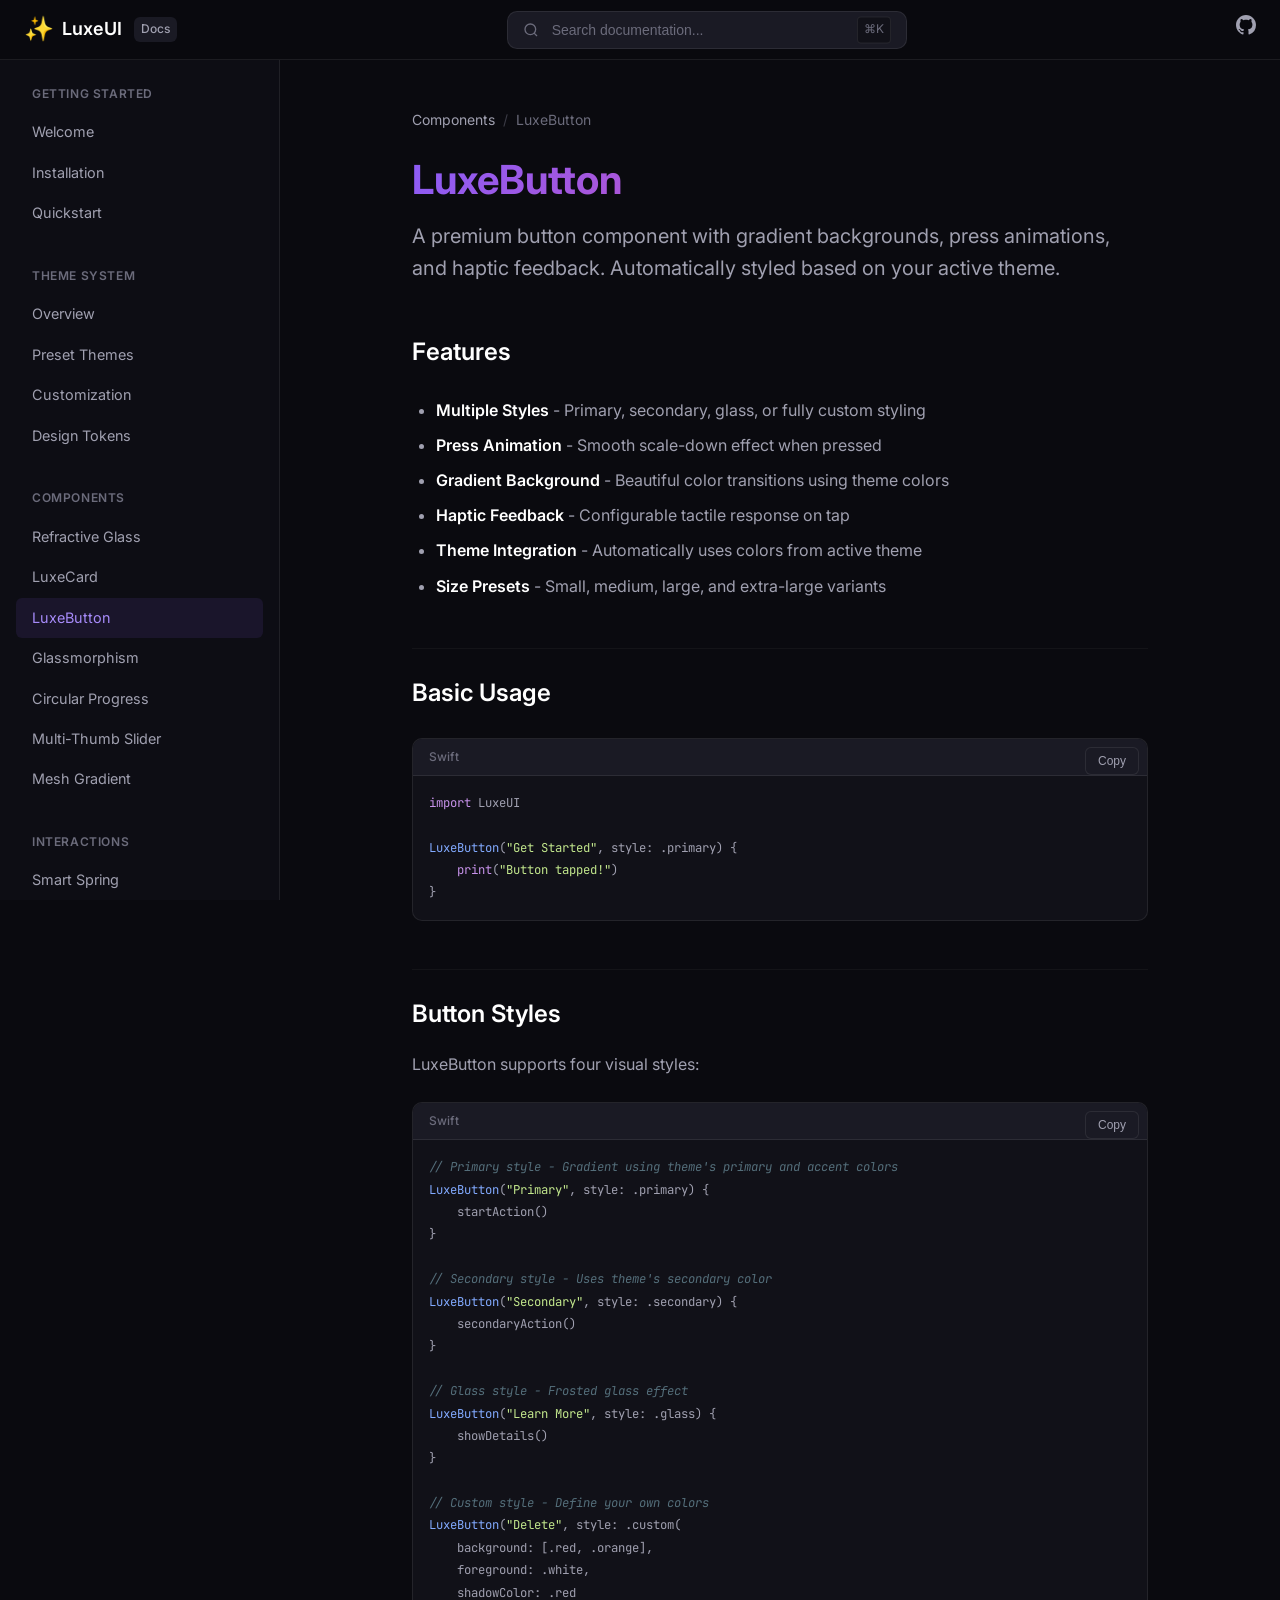
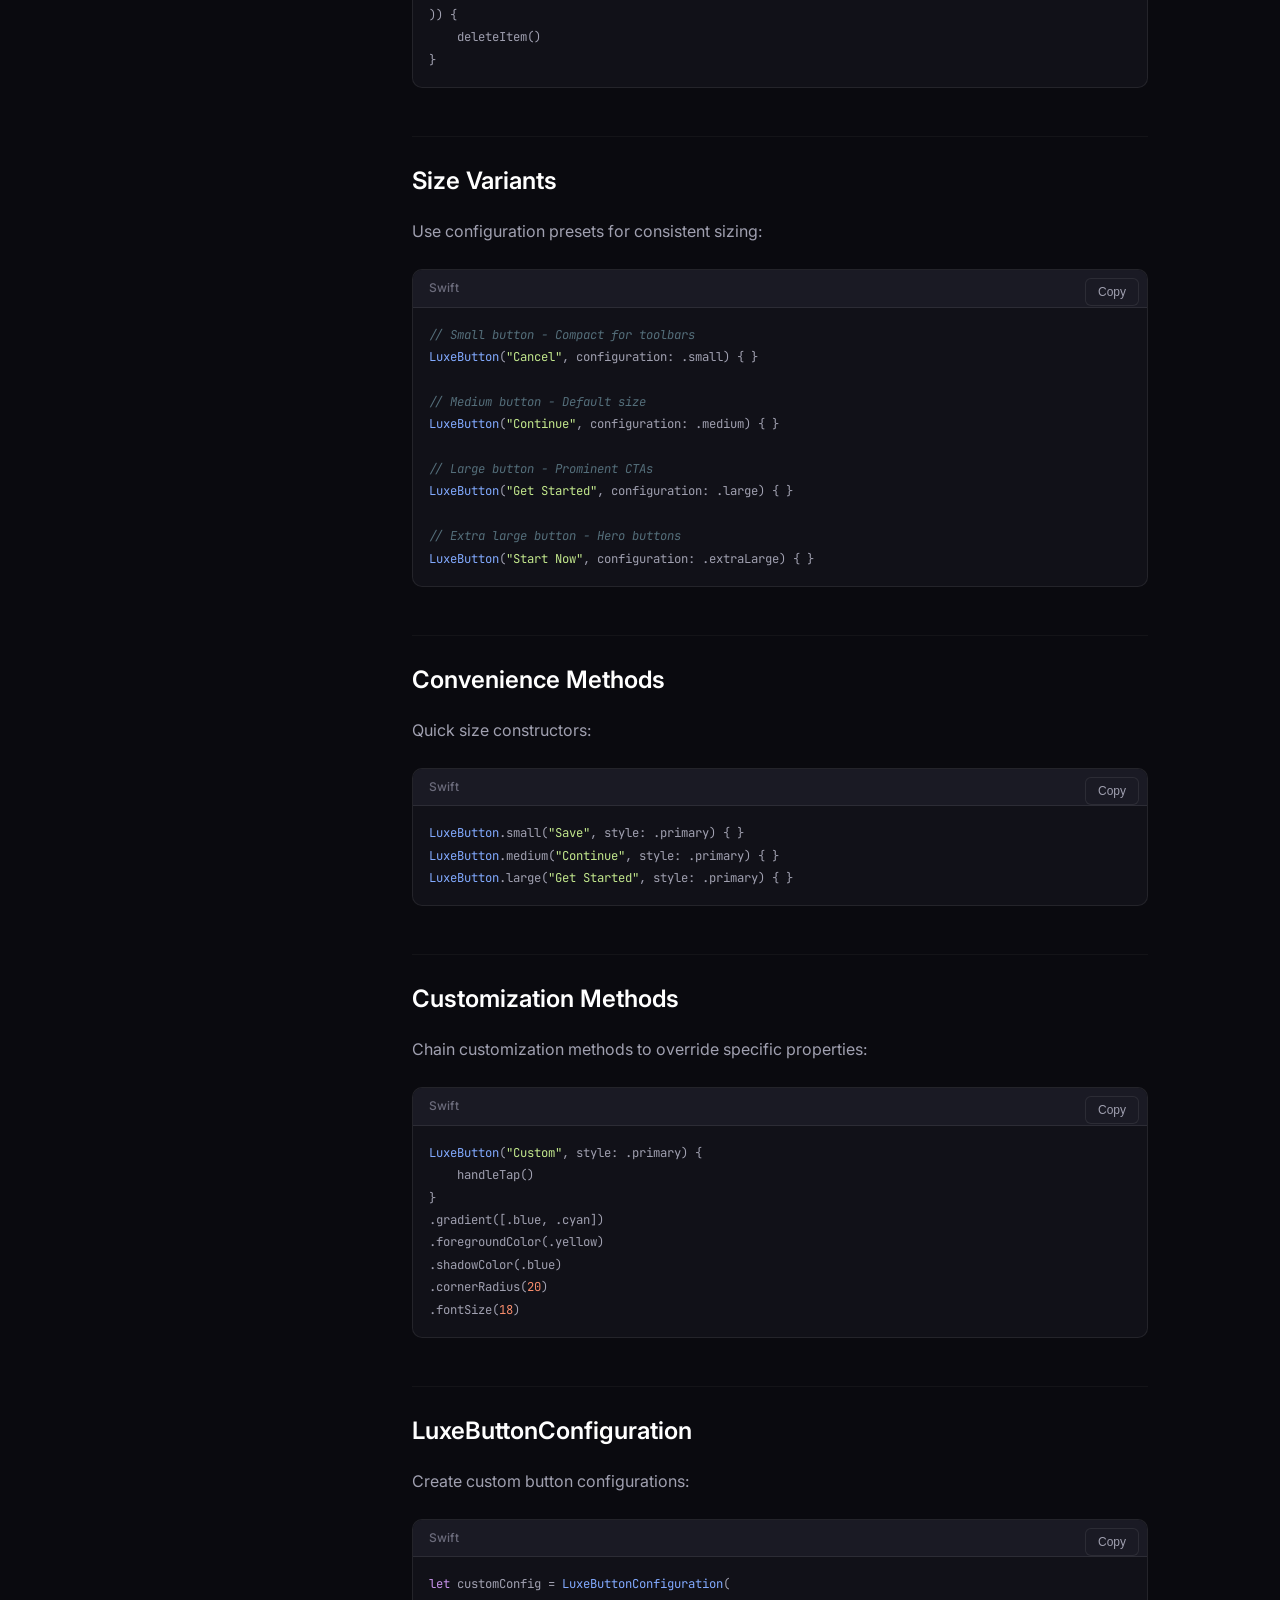
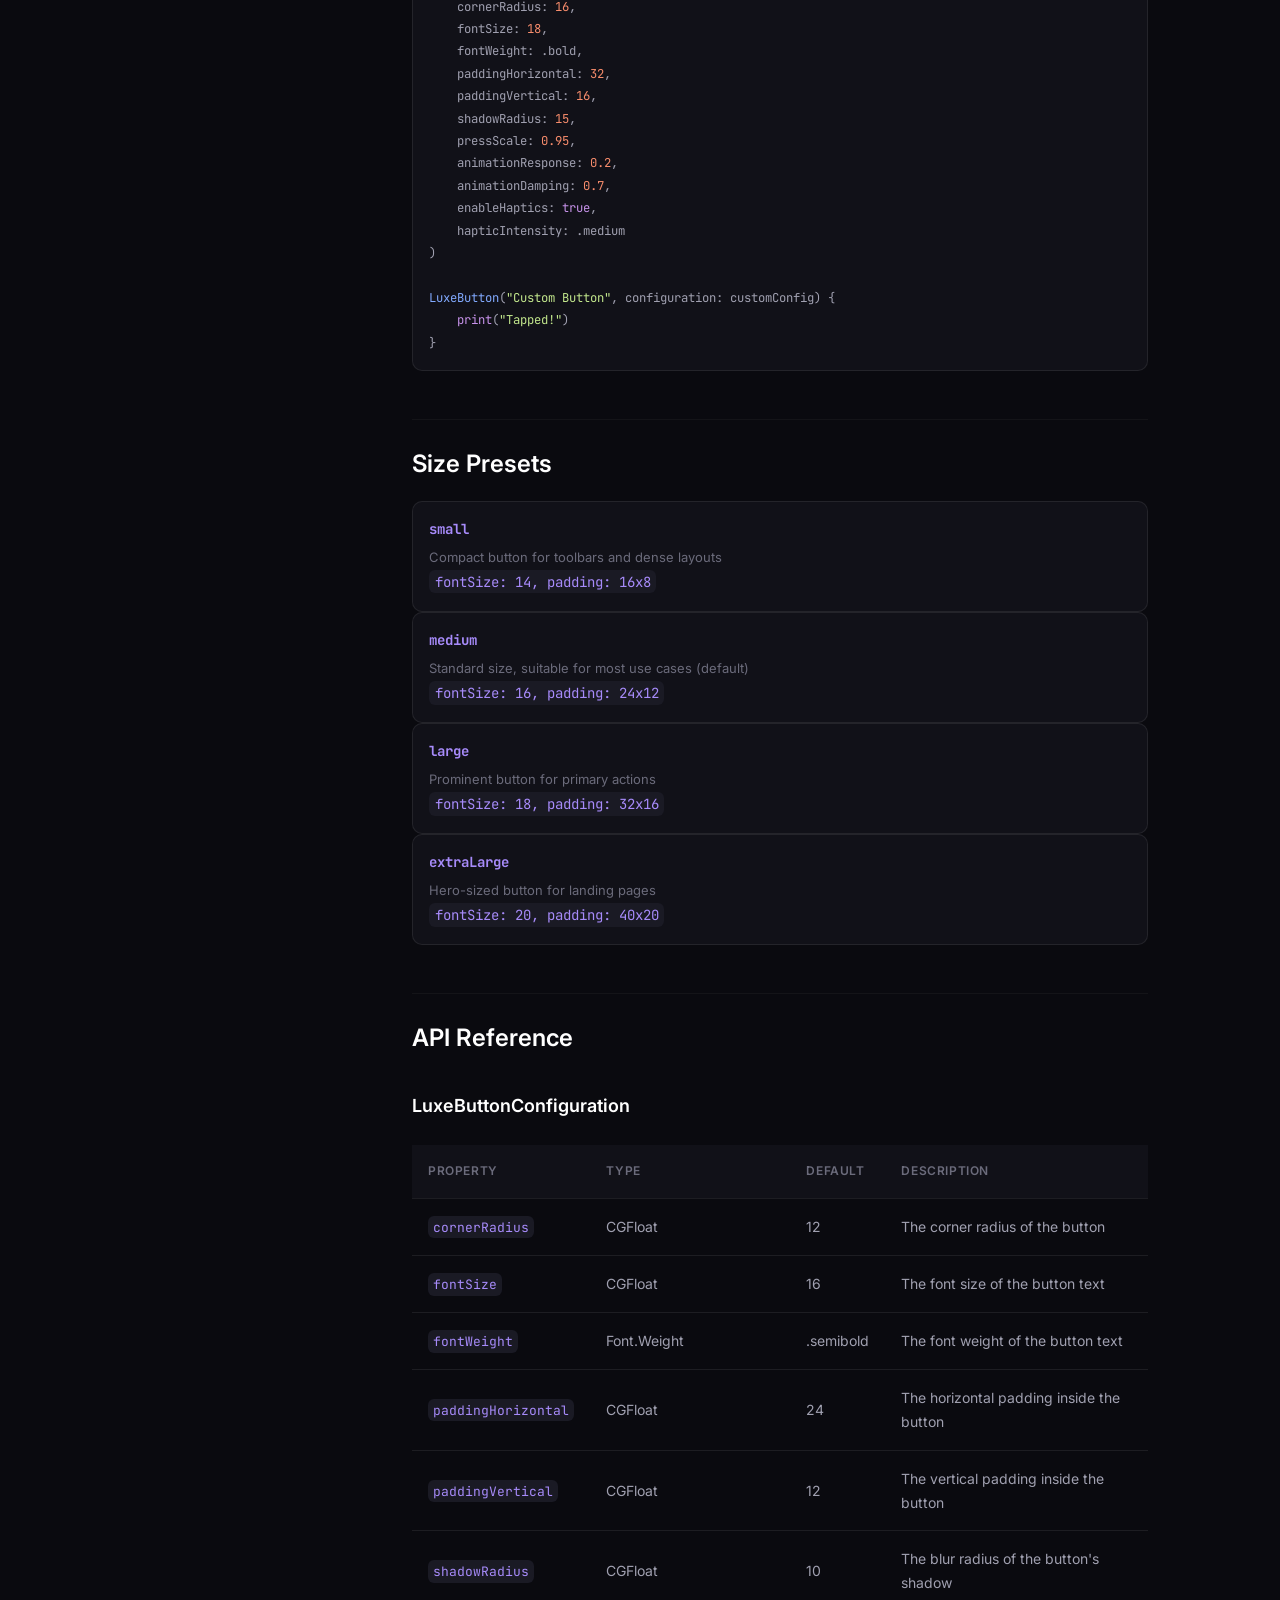
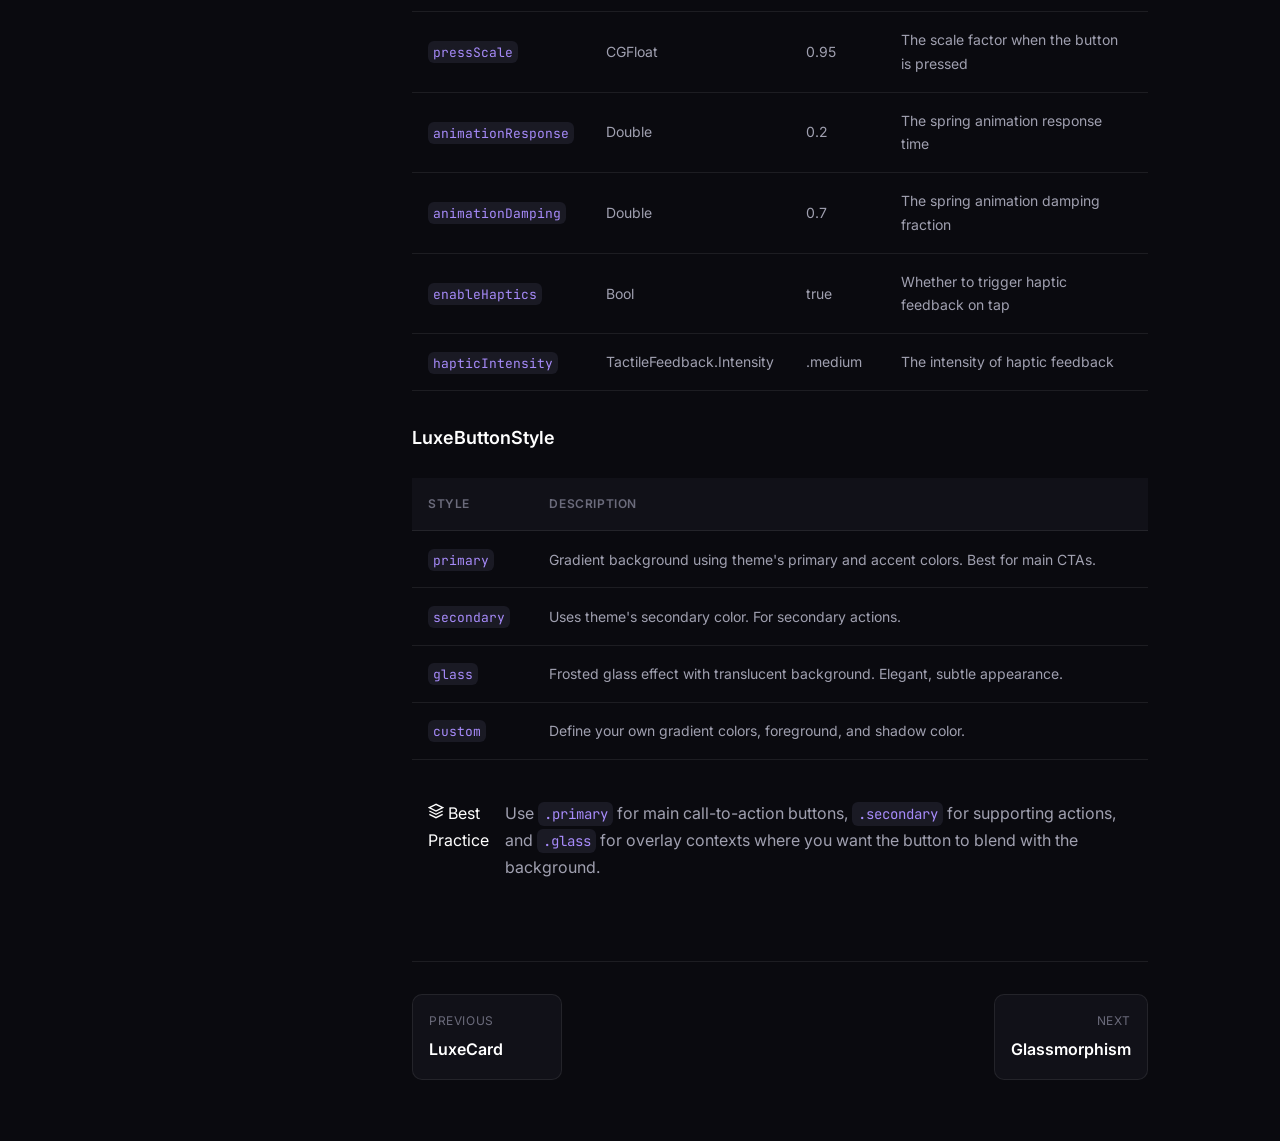
<file: docs/components/luxe-button.html>
<!DOCTYPE html>
<html lang="en">
<head>
    <meta charset="UTF-8">
    <meta name="viewport" content="width=device-width, initial-scale=1.0">
    <title>LuxeButton - LuxeUI Documentation</title>
    <link rel="stylesheet" href="../docs-styles.css">
    <link rel="preconnect" href="https://fonts.googleapis.com">
    <link rel="preconnect" href="https://fonts.gstatic.com" crossorigin>
    <link href="https://fonts.googleapis.com/css2?family=Inter:wght@300;400;500;600;700&family=JetBrains+Mono:wght@400;500&display=swap" rel="stylesheet">
    <link rel="icon" type="image/svg+xml" href="data:image/svg+xml,<svg xmlns='http://www.w3.org/2000/svg' viewBox='0 0 100 100'><text y='.9em' font-size='90'>✨</text></svg>">
</head>
<body>
    <nav class="top-nav">
        <div class="top-nav-container">
            <a href="../index.html" class="nav-logo">
                <span class="logo-icon">✨</span>
                <span class="logo-text">LuxeUI</span>
                <span class="logo-badge">Docs</span>
            </a>
            <div class="nav-search">
                <svg class="search-icon" width="16" height="16" viewBox="0 0 24 24" fill="none" stroke="currentColor" stroke-width="2">
                    <circle cx="11" cy="11" r="8"></circle>
                    <path d="m21 21-4.35-4.35"></path>
                </svg>
                <input type="text" placeholder="Search documentation..." class="search-input">
                <span class="search-shortcut">⌘K</span>
            </div>
            <div class="nav-links">
                <a href="https://github.com/Ronitsabhaya75/Luxe-UI" class="nav-link" target="_blank">
                    <svg height="20" width="20" viewBox="0 0 16 16" fill="currentColor">
                        <path d="M8 0C3.58 0 0 3.58 0 8c0 3.54 2.29 6.53 5.47 7.59.4.07.55-.17.55-.38 0-.19-.01-.82-.01-1.49-2.01.37-2.53-.49-2.69-.94-.09-.23-.48-.94-.82-1.13-.28-.15-.68-.52-.01-.53.63-.01 1.08.58 1.23.82.72 1.21 1.87.87 2.33.66.07-.52.28-.87.51-1.07-1.78-.2-3.64-.89-3.64-3.95 0-.87.31-1.59.82-2.15-.08-.2-.36-1.02.08-2.12 0 0 .67-.21 2.2.82.64-.18 1.32-.27 2-.27.68 0 1.36.09 2 .27 1.53-1.04 2.2-.82 2.2-.82.44 1.1.16 1.92.08 2.12.51.56.82 1.27.82 2.15 0 3.07-1.87 3.75-3.65 3.95.29.25.54.73.54 1.48 0 1.07-.01 1.93-.01 2.2 0 .21.15.46.55.38A8.013 8.013 0 0016 8c0-4.42-3.58-8-8-8z"/>
                    </svg>
                </a>
            </div>
        </div>
    </nav>

    <div class="docs-layout">
        <aside class="sidebar">
            <nav class="sidebar-nav">
                <div class="sidebar-section">
                    <h3 class="sidebar-heading">Getting Started</h3>
                    <ul class="sidebar-list">
                        <li><a href="../getting-started/welcome.html" class="sidebar-link">Welcome</a></li>
                        <li><a href="../getting-started/installation.html" class="sidebar-link">Installation</a></li>
                        <li><a href="../getting-started/quickstart.html" class="sidebar-link">Quickstart</a></li>
                    </ul>
                </div>
                <div class="sidebar-section">
                    <h3 class="sidebar-heading">Theme System</h3>
                    <ul class="sidebar-list">
                        <li><a href="../themes/overview.html" class="sidebar-link">Overview</a></li>
                        <li><a href="../themes/presets.html" class="sidebar-link">Preset Themes</a></li>
                        <li><a href="../themes/customization.html" class="sidebar-link">Customization</a></li>
                        <li><a href="../themes/design-tokens.html" class="sidebar-link">Design Tokens</a></li>
                    </ul>
                </div>
                <div class="sidebar-section">
                    <h3 class="sidebar-heading">Components</h3>
                    <ul class="sidebar-list">
                        <li><a href="refractive-glass.html" class="sidebar-link">Refractive Glass</a></li>
                        <li><a href="luxe-card.html" class="sidebar-link">LuxeCard</a></li>
                        <li><a href="luxe-button.html" class="sidebar-link active">LuxeButton</a></li>
                        <li><a href="glassmorphism.html" class="sidebar-link">Glassmorphism</a></li>
                        <li><a href="circular-progress.html" class="sidebar-link">Circular Progress</a></li>
                        <li><a href="multi-thumb-slider.html" class="sidebar-link">Multi-Thumb Slider</a></li>
                        <li><a href="mesh-gradient.html" class="sidebar-link">Mesh Gradient</a></li>
                    </ul>
                </div>
                <div class="sidebar-section">
                    <h3 class="sidebar-heading">Interactions</h3>
                    <ul class="sidebar-list">
                        <li><a href="../interactions/smart-spring.html" class="sidebar-link">Smart Spring</a></li>
                        <li><a href="../interactions/predictive-layouts.html" class="sidebar-link">Predictive Layouts</a></li>
                        <li><a href="../interactions/haptics.html" class="sidebar-link">Haptic Feedback</a></li>
                    </ul>
                </div>
            </nav>
        </aside>

        <main class="docs-content">
            <div class="content-container">
                <div class="breadcrumb">
                    <a href="refractive-glass.html">Components</a>
                    <span class="breadcrumb-separator">/</span>
                    <span>LuxeButton</span>
                </div>

                <article class="docs-article">
                    <h1>LuxeButton</h1>
                    <p class="lead">A premium button component with gradient backgrounds, press animations, and haptic feedback. Automatically styled based on your active theme.</p>

                    <h2 id="features">Features</h2>
                    <ul class="feature-list">
                        <li><strong>Multiple Styles</strong> - Primary, secondary, glass, or fully custom styling</li>
                        <li><strong>Press Animation</strong> - Smooth scale-down effect when pressed</li>
                        <li><strong>Gradient Background</strong> - Beautiful color transitions using theme colors</li>
                        <li><strong>Haptic Feedback</strong> - Configurable tactile response on tap</li>
                        <li><strong>Theme Integration</strong> - Automatically uses colors from active theme</li>
                        <li><strong>Size Presets</strong> - Small, medium, large, and extra-large variants</li>
                    </ul>

                    <h2 id="basic-usage">Basic Usage</h2>

                    <div class="code-block">
                        <div class="code-header">
                            <span class="code-lang">Swift</span>
                        </div>
                        <pre><code><span class="code-keyword">import</span> LuxeUI

<span class="code-type">LuxeButton</span>(<span class="code-string">"Get Started"</span>, style: .primary) {
    <span class="code-keyword">print</span>(<span class="code-string">"Button tapped!"</span>)
}</code></pre>
                        <button class="copy-btn" onclick="copyCode(this)">Copy</button>
                    </div>

                    <h2 id="button-styles">Button Styles</h2>
                    <p>LuxeButton supports four visual styles:</p>

                    <div class="code-block">
                        <div class="code-header">
                            <span class="code-lang">Swift</span>
                        </div>
                        <pre><code><span class="code-comment">// Primary style - Gradient using theme's primary and accent colors</span>
<span class="code-type">LuxeButton</span>(<span class="code-string">"Primary"</span>, style: .primary) {
    startAction()
}

<span class="code-comment">// Secondary style - Uses theme's secondary color</span>
<span class="code-type">LuxeButton</span>(<span class="code-string">"Secondary"</span>, style: .secondary) {
    secondaryAction()
}

<span class="code-comment">// Glass style - Frosted glass effect</span>
<span class="code-type">LuxeButton</span>(<span class="code-string">"Learn More"</span>, style: .glass) {
    showDetails()
}

<span class="code-comment">// Custom style - Define your own colors</span>
<span class="code-type">LuxeButton</span>(<span class="code-string">"Delete"</span>, style: .custom(
    background: [.red, .orange],
    foreground: .white,
    shadowColor: .red
)) {
    deleteItem()
}</code></pre>
                        <button class="copy-btn" onclick="copyCode(this)">Copy</button>
                    </div>

                    <h2 id="size-variants">Size Variants</h2>
                    <p>Use configuration presets for consistent sizing:</p>

                    <div class="code-block">
                        <div class="code-header">
                            <span class="code-lang">Swift</span>
                        </div>
                        <pre><code><span class="code-comment">// Small button - Compact for toolbars</span>
<span class="code-type">LuxeButton</span>(<span class="code-string">"Cancel"</span>, configuration: .small) { }

<span class="code-comment">// Medium button - Default size</span>
<span class="code-type">LuxeButton</span>(<span class="code-string">"Continue"</span>, configuration: .medium) { }

<span class="code-comment">// Large button - Prominent CTAs</span>
<span class="code-type">LuxeButton</span>(<span class="code-string">"Get Started"</span>, configuration: .large) { }

<span class="code-comment">// Extra large button - Hero buttons</span>
<span class="code-type">LuxeButton</span>(<span class="code-string">"Start Now"</span>, configuration: .extraLarge) { }</code></pre>
                        <button class="copy-btn" onclick="copyCode(this)">Copy</button>
                    </div>

                    <h2 id="convenience-methods">Convenience Methods</h2>
                    <p>Quick size constructors:</p>

                    <div class="code-block">
                        <div class="code-header">
                            <span class="code-lang">Swift</span>
                        </div>
                        <pre><code><span class="code-type">LuxeButton</span>.small(<span class="code-string">"Save"</span>, style: .primary) { }
<span class="code-type">LuxeButton</span>.medium(<span class="code-string">"Continue"</span>, style: .primary) { }
<span class="code-type">LuxeButton</span>.large(<span class="code-string">"Get Started"</span>, style: .primary) { }</code></pre>
                        <button class="copy-btn" onclick="copyCode(this)">Copy</button>
                    </div>

                    <h2 id="customization">Customization Methods</h2>
                    <p>Chain customization methods to override specific properties:</p>

                    <div class="code-block">
                        <div class="code-header">
                            <span class="code-lang">Swift</span>
                        </div>
                        <pre><code><span class="code-type">LuxeButton</span>(<span class="code-string">"Custom"</span>, style: .primary) {
    handleTap()
}
.gradient([.blue, .cyan])
.foregroundColor(.yellow)
.shadowColor(.blue)
.cornerRadius(<span class="code-number">20</span>)
.fontSize(<span class="code-number">18</span>)</code></pre>
                        <button class="copy-btn" onclick="copyCode(this)">Copy</button>
                    </div>

                    <h2 id="configuration">LuxeButtonConfiguration</h2>
                    <p>Create custom button configurations:</p>

                    <div class="code-block">
                        <div class="code-header">
                            <span class="code-lang">Swift</span>
                        </div>
                        <pre><code><span class="code-keyword">let</span> customConfig = <span class="code-type">LuxeButtonConfiguration</span>(
    cornerRadius: <span class="code-number">16</span>,
    fontSize: <span class="code-number">18</span>,
    fontWeight: .bold,
    paddingHorizontal: <span class="code-number">32</span>,
    paddingVertical: <span class="code-number">16</span>,
    shadowRadius: <span class="code-number">15</span>,
    pressScale: <span class="code-number">0.95</span>,
    animationResponse: <span class="code-number">0.2</span>,
    animationDamping: <span class="code-number">0.7</span>,
    enableHaptics: <span class="code-keyword">true</span>,
    hapticIntensity: .medium
)

<span class="code-type">LuxeButton</span>(<span class="code-string">"Custom Button"</span>, configuration: customConfig) {
    <span class="code-keyword">print</span>(<span class="code-string">"Tapped!"</span>)
}</code></pre>
                        <button class="copy-btn" onclick="copyCode(this)">Copy</button>
                    </div>

                    <h2 id="size-presets">Size Presets</h2>
                    <div class="preset-grid">
                        <div class="preset-card">
                            <h4>small</h4>
                            <p>Compact button for toolbars and dense layouts</p>
                            <code>fontSize: 14, padding: 16x8</code>
                        </div>
                        <div class="preset-card">
                            <h4>medium</h4>
                            <p>Standard size, suitable for most use cases (default)</p>
                            <code>fontSize: 16, padding: 24x12</code>
                        </div>
                        <div class="preset-card">
                            <h4>large</h4>
                            <p>Prominent button for primary actions</p>
                            <code>fontSize: 18, padding: 32x16</code>
                        </div>
                        <div class="preset-card">
                            <h4>extraLarge</h4>
                            <p>Hero-sized button for landing pages</p>
                            <code>fontSize: 20, padding: 40x20</code>
                        </div>
                    </div>

                    <h2 id="api-reference">API Reference</h2>
                    <h3>LuxeButtonConfiguration</h3>
                    <table class="api-table">
                        <thead>
                            <tr>
                                <th>Property</th>
                                <th>Type</th>
                                <th>Default</th>
                                <th>Description</th>
                            </tr>
                        </thead>
                        <tbody>
                            <tr>
                                <td><code>cornerRadius</code></td>
                                <td>CGFloat</td>
                                <td>12</td>
                                <td>The corner radius of the button</td>
                            </tr>
                            <tr>
                                <td><code>fontSize</code></td>
                                <td>CGFloat</td>
                                <td>16</td>
                                <td>The font size of the button text</td>
                            </tr>
                            <tr>
                                <td><code>fontWeight</code></td>
                                <td>Font.Weight</td>
                                <td>.semibold</td>
                                <td>The font weight of the button text</td>
                            </tr>
                            <tr>
                                <td><code>paddingHorizontal</code></td>
                                <td>CGFloat</td>
                                <td>24</td>
                                <td>The horizontal padding inside the button</td>
                            </tr>
                            <tr>
                                <td><code>paddingVertical</code></td>
                                <td>CGFloat</td>
                                <td>12</td>
                                <td>The vertical padding inside the button</td>
                            </tr>
                            <tr>
                                <td><code>shadowRadius</code></td>
                                <td>CGFloat</td>
                                <td>10</td>
                                <td>The blur radius of the button's shadow</td>
                            </tr>
                            <tr>
                                <td><code>pressScale</code></td>
                                <td>CGFloat</td>
                                <td>0.95</td>
                                <td>The scale factor when the button is pressed</td>
                            </tr>
                            <tr>
                                <td><code>animationResponse</code></td>
                                <td>Double</td>
                                <td>0.2</td>
                                <td>The spring animation response time</td>
                            </tr>
                            <tr>
                                <td><code>animationDamping</code></td>
                                <td>Double</td>
                                <td>0.7</td>
                                <td>The spring animation damping fraction</td>
                            </tr>
                            <tr>
                                <td><code>enableHaptics</code></td>
                                <td>Bool</td>
                                <td>true</td>
                                <td>Whether to trigger haptic feedback on tap</td>
                            </tr>
                            <tr>
                                <td><code>hapticIntensity</code></td>
                                <td>TactileFeedback.Intensity</td>
                                <td>.medium</td>
                                <td>The intensity of haptic feedback</td>
                            </tr>
                        </tbody>
                    </table>

                    <h3>LuxeButtonStyle</h3>
                    <table class="api-table">
                        <thead>
                            <tr>
                                <th>Style</th>
                                <th>Description</th>
                            </tr>
                        </thead>
                        <tbody>
                            <tr>
                                <td><code>primary</code></td>
                                <td>Gradient background using theme's primary and accent colors. Best for main CTAs.</td>
                            </tr>
                            <tr>
                                <td><code>secondary</code></td>
                                <td>Uses theme's secondary color. For secondary actions.</td>
                            </tr>
                            <tr>
                                <td><code>glass</code></td>
                                <td>Frosted glass effect with translucent background. Elegant, subtle appearance.</td>
                            </tr>
                            <tr>
                                <td><code>custom</code></td>
                                <td>Define your own gradient colors, foreground, and shadow color.</td>
                            </tr>
                        </tbody>
                    </table>

                    <div class="callout callout-tip">
                        <div class="callout-title">
                            <svg width="16" height="16" viewBox="0 0 24 24" fill="none" stroke="currentColor" stroke-width="2">
                                <path d="M12 2L2 7l10 5 10-5-10-5z"></path>
                                <path d="M2 17l10 5 10-5M2 12l10 5 10-5"></path>
                            </svg>
                            Best Practice
                        </div>
                        <p>Use <code>.primary</code> for main call-to-action buttons, <code>.secondary</code> for supporting actions, and <code>.glass</code> for overlay contexts where you want the button to blend with the background.</p>
                    </div>
                </article>

                <nav class="page-nav">
                    <a href="luxe-card.html" class="page-nav-link prev">
                        <span class="page-nav-label">Previous</span>
                        <span class="page-nav-title">LuxeCard</span>
                    </a>
                    <a href="glassmorphism.html" class="page-nav-link next">
                        <span class="page-nav-label">Next</span>
                        <span class="page-nav-title">Glassmorphism</span>
                    </a>
                </nav>
            </div>
        </main>
    </div>

    <script src="../docs-script.js"></script>
    <script defer src="https://va.vercel-scripts.com/v1/script.js"></script>
</body>
</html>
</file>
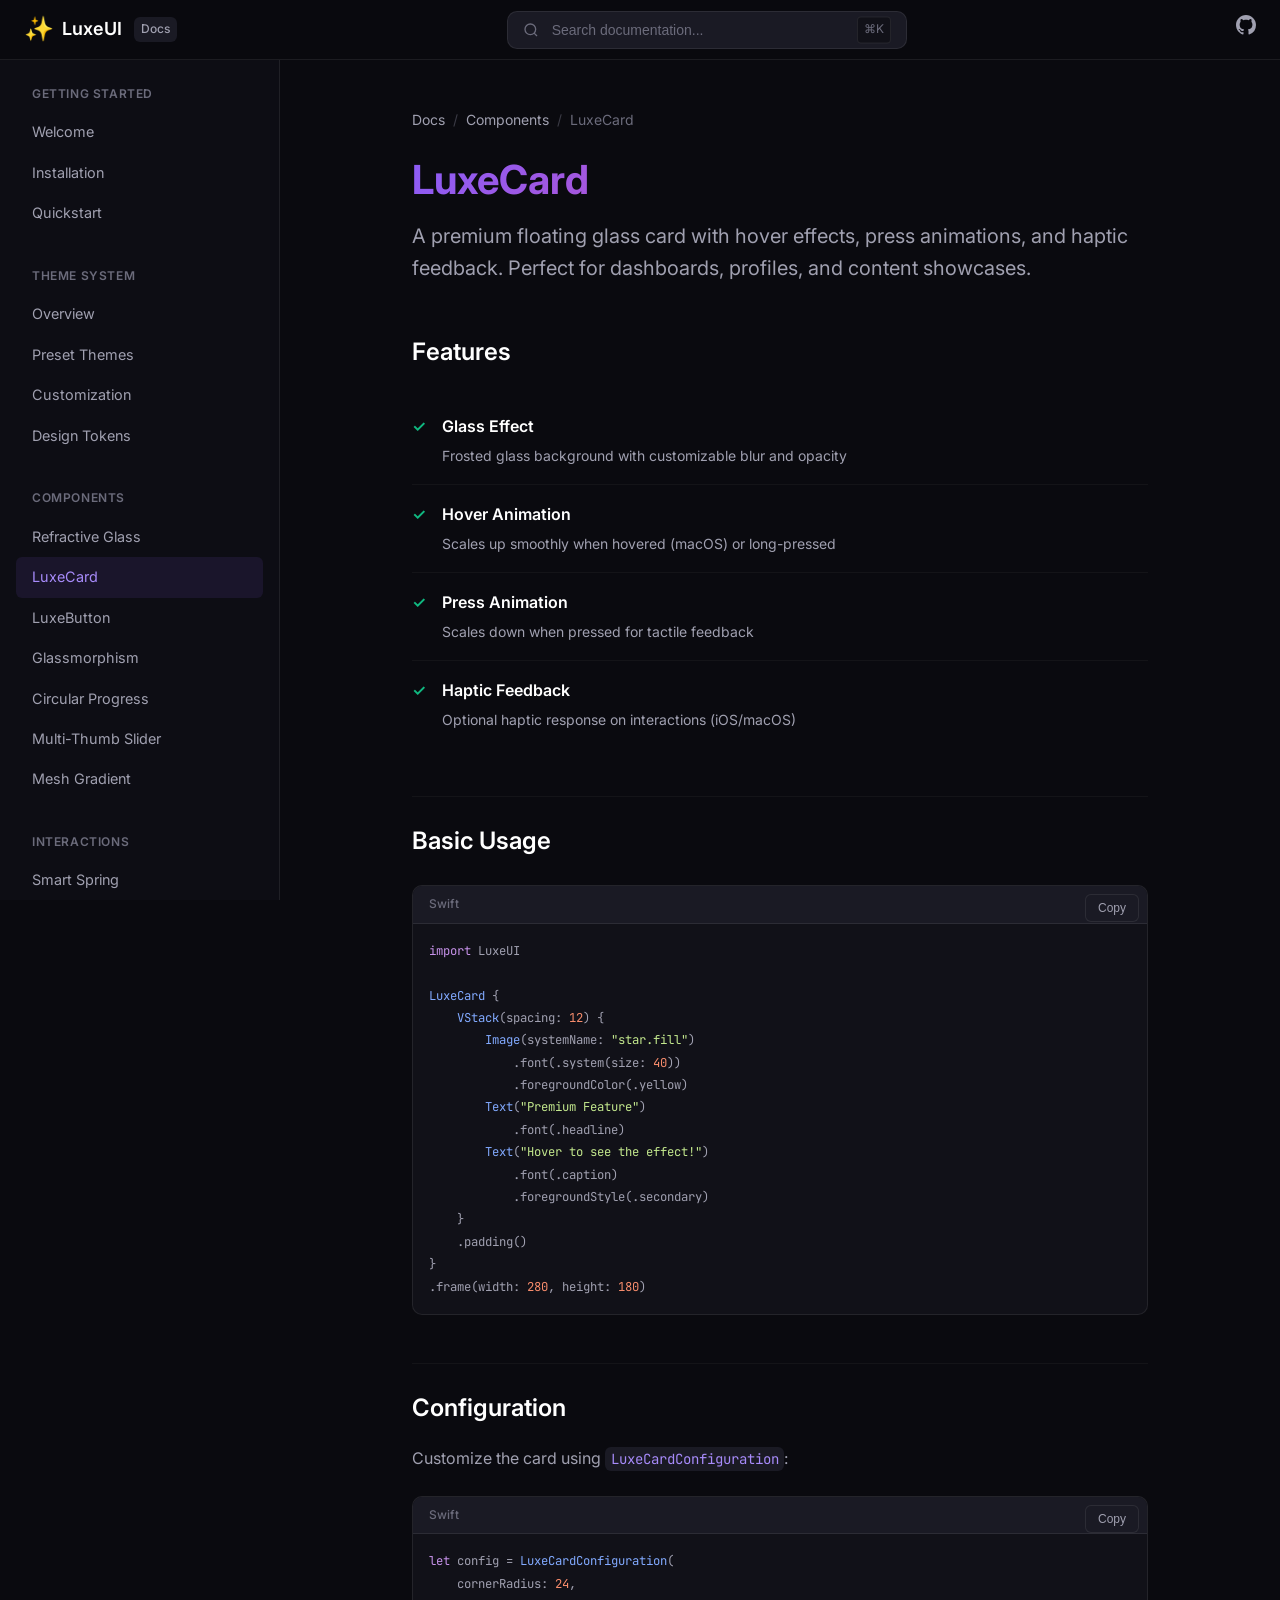
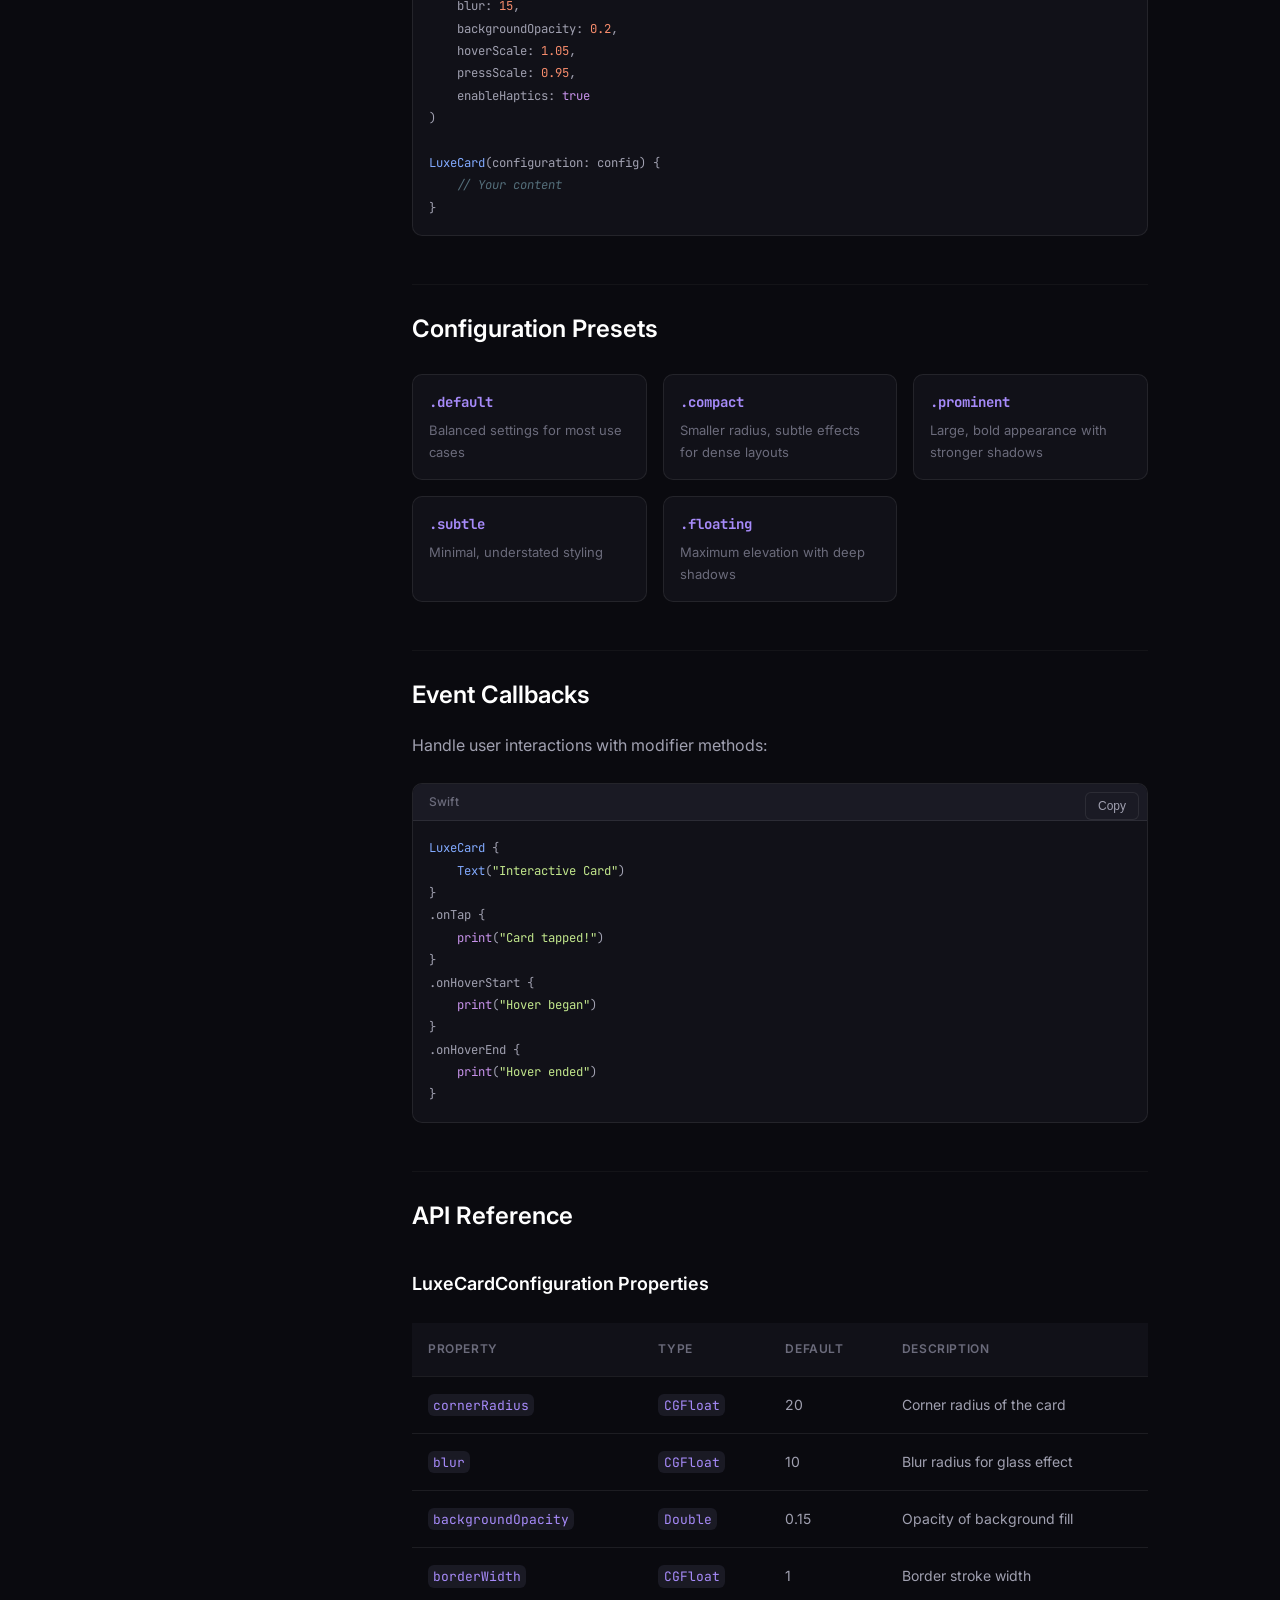
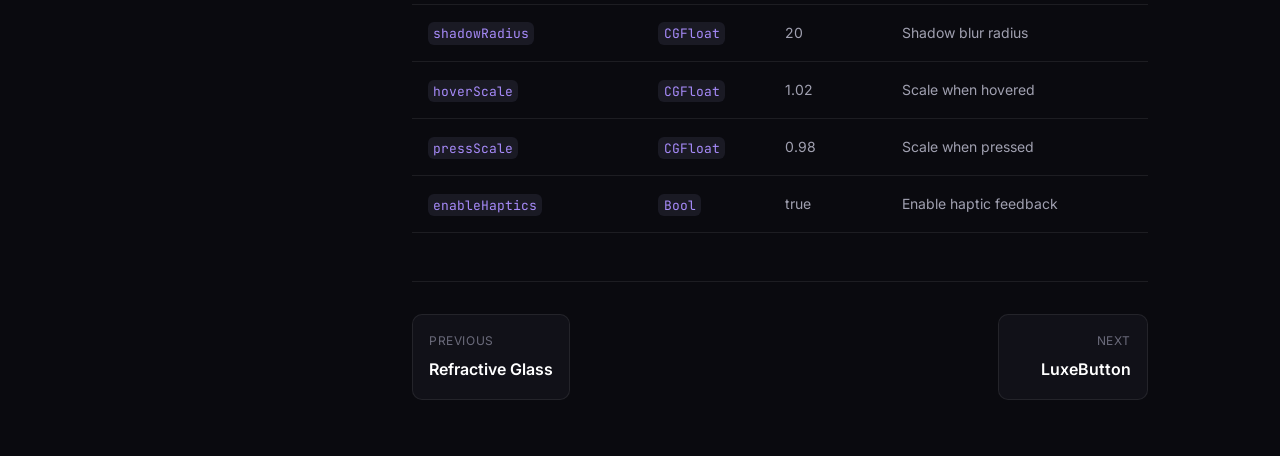
<file: docs/components/luxe-card.html>
<!DOCTYPE html>
<html lang="en">
<head>
    <meta charset="UTF-8">
    <meta name="viewport" content="width=device-width, initial-scale=1.0">
    <title>LuxeCard - LuxeUI Documentation</title>
    <link rel="stylesheet" href="../docs-styles.css">
    <link rel="preconnect" href="https://fonts.googleapis.com">
    <link rel="preconnect" href="https://fonts.gstatic.com" crossorigin>
    <link href="https://fonts.googleapis.com/css2?family=Inter:wght@300;400;500;600;700&family=JetBrains+Mono:wght@400;500&display=swap" rel="stylesheet">
    <link rel="icon" type="image/svg+xml" href="data:image/svg+xml,<svg xmlns='http://www.w3.org/2000/svg' viewBox='0 0 100 100'><text y='.9em' font-size='90'>✨</text></svg>">
</head>
<body>
    <nav class="top-nav">
        <div class="top-nav-container">
            <a href="../index.html" class="nav-logo">
                <span class="logo-icon">✨</span>
                <span class="logo-text">LuxeUI</span>
                <span class="logo-badge">Docs</span>
            </a>
            <div class="nav-search">
                <svg class="search-icon" width="16" height="16" viewBox="0 0 24 24" fill="none" stroke="currentColor" stroke-width="2">
                    <circle cx="11" cy="11" r="8"></circle>
                    <path d="m21 21-4.35-4.35"></path>
                </svg>
                <input type="text" placeholder="Search documentation..." class="search-input">
                <span class="search-shortcut">⌘K</span>
            </div>
            <div class="nav-links">
                <a href="https://github.com/Ronitsabhaya75/Luxe-UI" class="nav-link" target="_blank">
                    <svg height="20" width="20" viewBox="0 0 16 16" fill="currentColor">
                        <path d="M8 0C3.58 0 0 3.58 0 8c0 3.54 2.29 6.53 5.47 7.59.4.07.55-.17.55-.38 0-.19-.01-.82-.01-1.49-2.01.37-2.53-.49-2.69-.94-.09-.23-.48-.94-.82-1.13-.28-.15-.68-.52-.01-.53.63-.01 1.08.58 1.23.82.72 1.21 1.87.87 2.33.66.07-.52.28-.87.51-1.07-1.78-.2-3.64-.89-3.64-3.95 0-.87.31-1.59.82-2.15-.08-.2-.36-1.02.08-2.12 0 0 .67-.21 2.2.82.64-.18 1.32-.27 2-.27.68 0 1.36.09 2 .27 1.53-1.04 2.2-.82 2.2-.82.44 1.1.16 1.92.08 2.12.51.56.82 1.27.82 2.15 0 3.07-1.87 3.75-3.65 3.95.29.25.54.73.54 1.48 0 1.07-.01 1.93-.01 2.2 0 .21.15.46.55.38A8.013 8.013 0 0016 8c0-4.42-3.58-8-8-8z"/>
                    </svg>
                </a>
            </div>
        </div>
    </nav>

    <div class="docs-layout">
        <aside class="sidebar">
            <nav class="sidebar-nav">
                <div class="sidebar-section">
                    <h3 class="sidebar-heading">Getting Started</h3>
                    <ul class="sidebar-list">
                        <li><a href="../getting-started/welcome.html" class="sidebar-link">Welcome</a></li>
                        <li><a href="../getting-started/installation.html" class="sidebar-link">Installation</a></li>
                        <li><a href="../getting-started/quickstart.html" class="sidebar-link">Quickstart</a></li>
                    </ul>
                </div>
                <div class="sidebar-section">
                    <h3 class="sidebar-heading">Theme System</h3>
                    <ul class="sidebar-list">
                        <li><a href="../themes/overview.html" class="sidebar-link">Overview</a></li>
                        <li><a href="../themes/presets.html" class="sidebar-link">Preset Themes</a></li>
                        <li><a href="../themes/customization.html" class="sidebar-link">Customization</a></li>
                        <li><a href="../themes/design-tokens.html" class="sidebar-link">Design Tokens</a></li>
                    </ul>
                </div>
                <div class="sidebar-section">
                    <h3 class="sidebar-heading">Components</h3>
                    <ul class="sidebar-list">
                        <li><a href="refractive-glass.html" class="sidebar-link">Refractive Glass</a></li>
                        <li><a href="luxe-card.html" class="sidebar-link active">LuxeCard</a></li>
                        <li><a href="luxe-button.html" class="sidebar-link">LuxeButton</a></li>
                        <li><a href="glassmorphism.html" class="sidebar-link">Glassmorphism</a></li>
                        <li><a href="circular-progress.html" class="sidebar-link">Circular Progress</a></li>
                        <li><a href="multi-thumb-slider.html" class="sidebar-link">Multi-Thumb Slider</a></li>
                        <li><a href="mesh-gradient.html" class="sidebar-link">Mesh Gradient</a></li>
                    </ul>
                </div>
                <div class="sidebar-section">
                    <h3 class="sidebar-heading">Interactions</h3>
                    <ul class="sidebar-list">
                        <li><a href="../interactions/smart-spring.html" class="sidebar-link">Smart Spring</a></li>
                        <li><a href="../interactions/predictive-layouts.html" class="sidebar-link">Predictive Layouts</a></li>
                        <li><a href="../interactions/haptics.html" class="sidebar-link">Haptic Feedback</a></li>
                    </ul>
                </div>
            </nav>
        </aside>

        <main class="docs-content">
            <div class="content-container">
                <div class="breadcrumb">
                    <a href="../getting-started/welcome.html">Docs</a>
                    <span class="breadcrumb-separator">/</span>
                    <a href="refractive-glass.html">Components</a>
                    <span class="breadcrumb-separator">/</span>
                    <span>LuxeCard</span>
                </div>

                <article class="docs-article">
                    <h1>LuxeCard</h1>
                    <p class="lead">A premium floating glass card with hover effects, press animations, and haptic feedback. Perfect for dashboards, profiles, and content showcases.</p>

                    <h2 id="features">Features</h2>
                    <div class="feature-list">
                        <div class="feature-item">
                            <span class="feature-check">✓</span>
                            <div>
                                <strong>Glass Effect</strong>
                                <p>Frosted glass background with customizable blur and opacity</p>
                            </div>
                        </div>
                        <div class="feature-item">
                            <span class="feature-check">✓</span>
                            <div>
                                <strong>Hover Animation</strong>
                                <p>Scales up smoothly when hovered (macOS) or long-pressed</p>
                            </div>
                        </div>
                        <div class="feature-item">
                            <span class="feature-check">✓</span>
                            <div>
                                <strong>Press Animation</strong>
                                <p>Scales down when pressed for tactile feedback</p>
                            </div>
                        </div>
                        <div class="feature-item">
                            <span class="feature-check">✓</span>
                            <div>
                                <strong>Haptic Feedback</strong>
                                <p>Optional haptic response on interactions (iOS/macOS)</p>
                            </div>
                        </div>
                    </div>

                    <h2 id="basic-usage">Basic Usage</h2>
                    <div class="code-block">
                        <div class="code-header">
                            <span class="code-lang">Swift</span>
                        </div>
                        <pre><code><span class="code-keyword">import</span> LuxeUI

<span class="code-type">LuxeCard</span> {
    <span class="code-type">VStack</span>(spacing: <span class="code-number">12</span>) {
        <span class="code-type">Image</span>(systemName: <span class="code-string">"star.fill"</span>)
            .font(.system(size: <span class="code-number">40</span>))
            .foregroundColor(.yellow)
        <span class="code-type">Text</span>(<span class="code-string">"Premium Feature"</span>)
            .font(.headline)
        <span class="code-type">Text</span>(<span class="code-string">"Hover to see the effect!"</span>)
            .font(.caption)
            .foregroundStyle(.secondary)
    }
    .padding()
}
.frame(width: <span class="code-number">280</span>, height: <span class="code-number">180</span>)</code></pre>
                        <button class="copy-btn" onclick="copyCode(this)">Copy</button>
                    </div>

                    <h2 id="configuration">Configuration</h2>
                    <p>Customize the card using <code>LuxeCardConfiguration</code>:</p>

                    <div class="code-block">
                        <div class="code-header">
                            <span class="code-lang">Swift</span>
                        </div>
                        <pre><code><span class="code-keyword">let</span> config = <span class="code-type">LuxeCardConfiguration</span>(
    cornerRadius: <span class="code-number">24</span>,
    blur: <span class="code-number">15</span>,
    backgroundOpacity: <span class="code-number">0.2</span>,
    hoverScale: <span class="code-number">1.05</span>,
    pressScale: <span class="code-number">0.95</span>,
    enableHaptics: <span class="code-keyword">true</span>
)

<span class="code-type">LuxeCard</span>(configuration: config) {
    <span class="code-comment">// Your content</span>
}</code></pre>
                        <button class="copy-btn" onclick="copyCode(this)">Copy</button>
                    </div>

                    <h2 id="presets">Configuration Presets</h2>
                    <div class="presets-grid">
                        <div class="preset-card">
                            <h4>.default</h4>
                            <p>Balanced settings for most use cases</p>
                        </div>
                        <div class="preset-card">
                            <h4>.compact</h4>
                            <p>Smaller radius, subtle effects for dense layouts</p>
                        </div>
                        <div class="preset-card">
                            <h4>.prominent</h4>
                            <p>Large, bold appearance with stronger shadows</p>
                        </div>
                        <div class="preset-card">
                            <h4>.subtle</h4>
                            <p>Minimal, understated styling</p>
                        </div>
                        <div class="preset-card">
                            <h4>.floating</h4>
                            <p>Maximum elevation with deep shadows</p>
                        </div>
                    </div>

                    <h2 id="callbacks">Event Callbacks</h2>
                    <p>Handle user interactions with modifier methods:</p>

                    <div class="code-block">
                        <div class="code-header">
                            <span class="code-lang">Swift</span>
                        </div>
                        <pre><code><span class="code-type">LuxeCard</span> {
    <span class="code-type">Text</span>(<span class="code-string">"Interactive Card"</span>)
}
.onTap {
    <span class="code-keyword">print</span>(<span class="code-string">"Card tapped!"</span>)
}
.onHoverStart {
    <span class="code-keyword">print</span>(<span class="code-string">"Hover began"</span>)
}
.onHoverEnd {
    <span class="code-keyword">print</span>(<span class="code-string">"Hover ended"</span>)
}</code></pre>
                        <button class="copy-btn" onclick="copyCode(this)">Copy</button>
                    </div>

                    <h2 id="api-reference">API Reference</h2>

                    <h3>LuxeCardConfiguration Properties</h3>
                    <table class="api-table">
                        <thead>
                            <tr>
                                <th>Property</th>
                                <th>Type</th>
                                <th>Default</th>
                                <th>Description</th>
                            </tr>
                        </thead>
                        <tbody>
                            <tr>
                                <td><code>cornerRadius</code></td>
                                <td><code>CGFloat</code></td>
                                <td>20</td>
                                <td>Corner radius of the card</td>
                            </tr>
                            <tr>
                                <td><code>blur</code></td>
                                <td><code>CGFloat</code></td>
                                <td>10</td>
                                <td>Blur radius for glass effect</td>
                            </tr>
                            <tr>
                                <td><code>backgroundOpacity</code></td>
                                <td><code>Double</code></td>
                                <td>0.15</td>
                                <td>Opacity of background fill</td>
                            </tr>
                            <tr>
                                <td><code>borderWidth</code></td>
                                <td><code>CGFloat</code></td>
                                <td>1</td>
                                <td>Border stroke width</td>
                            </tr>
                            <tr>
                                <td><code>shadowRadius</code></td>
                                <td><code>CGFloat</code></td>
                                <td>20</td>
                                <td>Shadow blur radius</td>
                            </tr>
                            <tr>
                                <td><code>hoverScale</code></td>
                                <td><code>CGFloat</code></td>
                                <td>1.02</td>
                                <td>Scale when hovered</td>
                            </tr>
                            <tr>
                                <td><code>pressScale</code></td>
                                <td><code>CGFloat</code></td>
                                <td>0.98</td>
                                <td>Scale when pressed</td>
                            </tr>
                            <tr>
                                <td><code>enableHaptics</code></td>
                                <td><code>Bool</code></td>
                                <td>true</td>
                                <td>Enable haptic feedback</td>
                            </tr>
                        </tbody>
                    </table>
                </article>

                <nav class="page-nav">
                    <a href="refractive-glass.html" class="page-nav-link prev">
                        <span class="page-nav-label">Previous</span>
                        <span class="page-nav-title">Refractive Glass</span>
                    </a>
                    <a href="luxe-button.html" class="page-nav-link next">
                        <span class="page-nav-label">Next</span>
                        <span class="page-nav-title">LuxeButton</span>
                    </a>
                </nav>
            </div>
        </main>
    </div>

    <script src="../docs-script.js"></script>
    <script defer src="https://va.vercel-scripts.com/v1/script.js"></script>
</body>
</html>
</file>
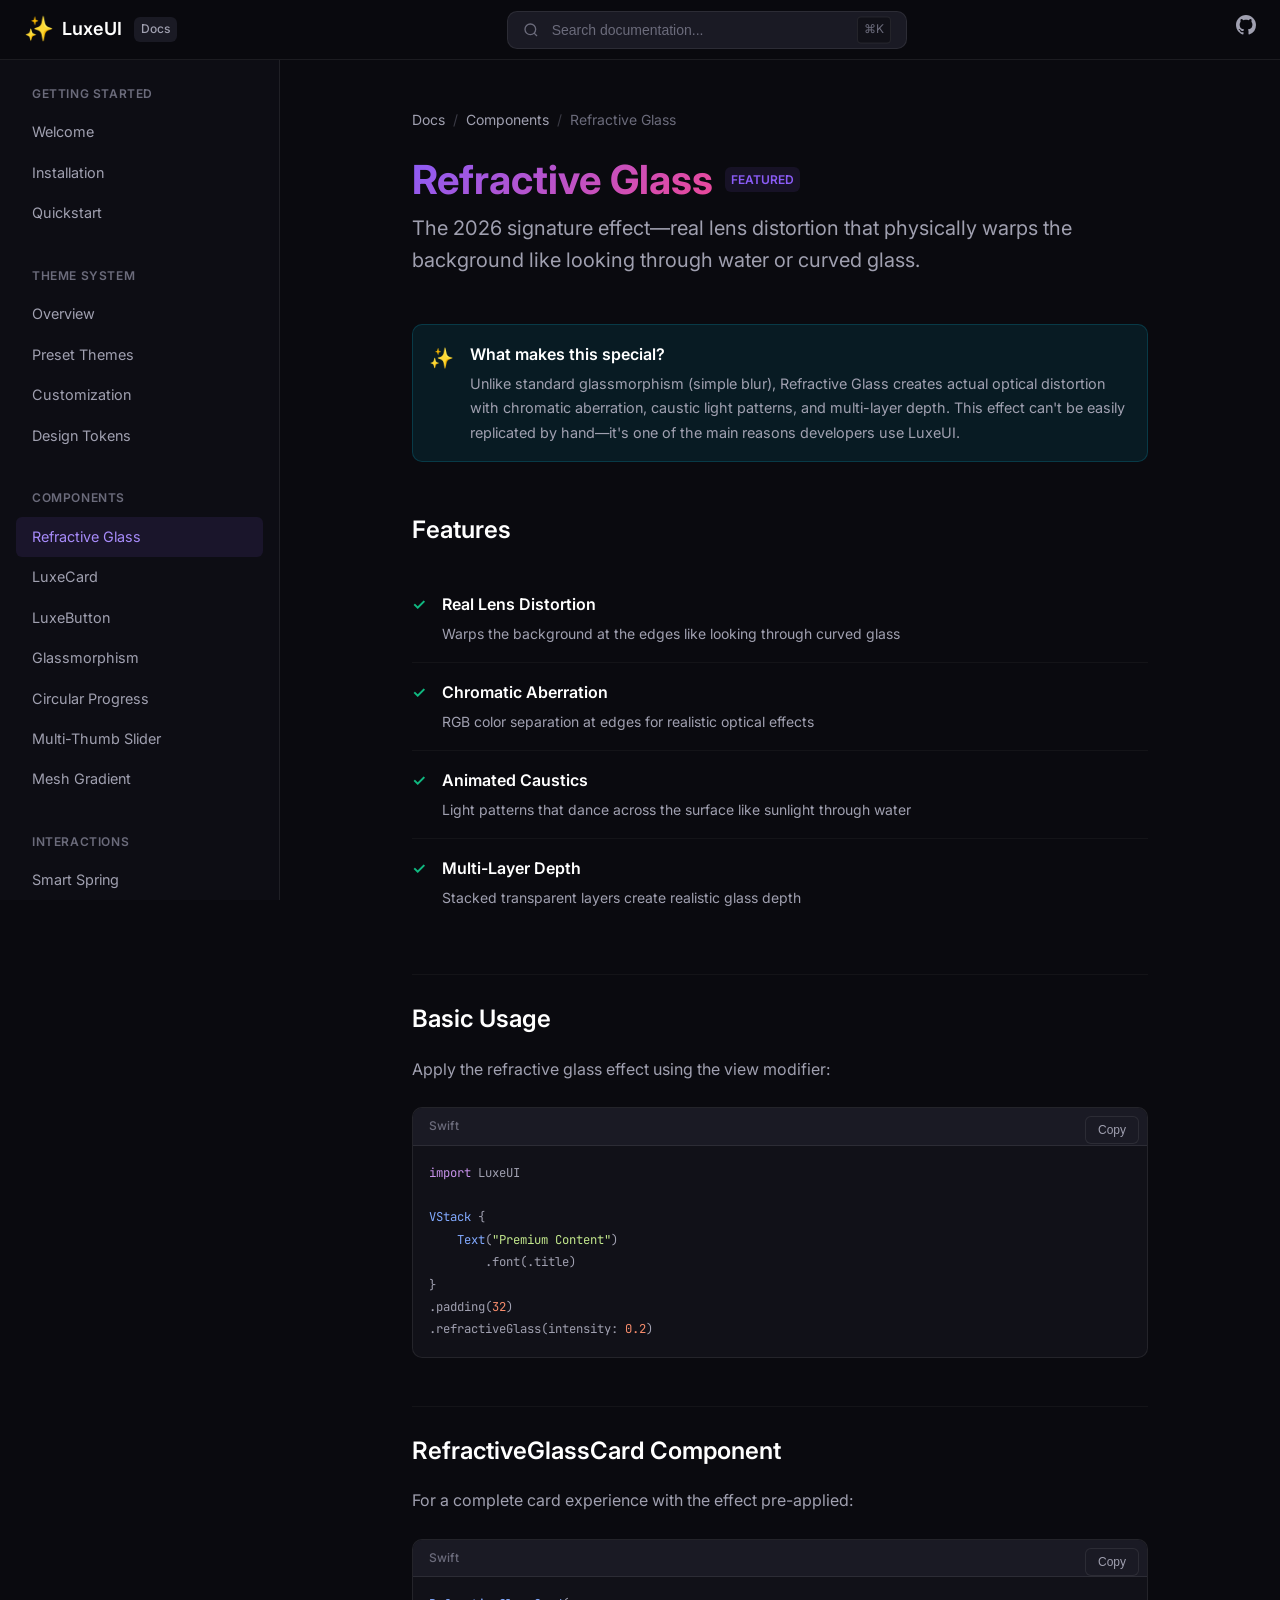
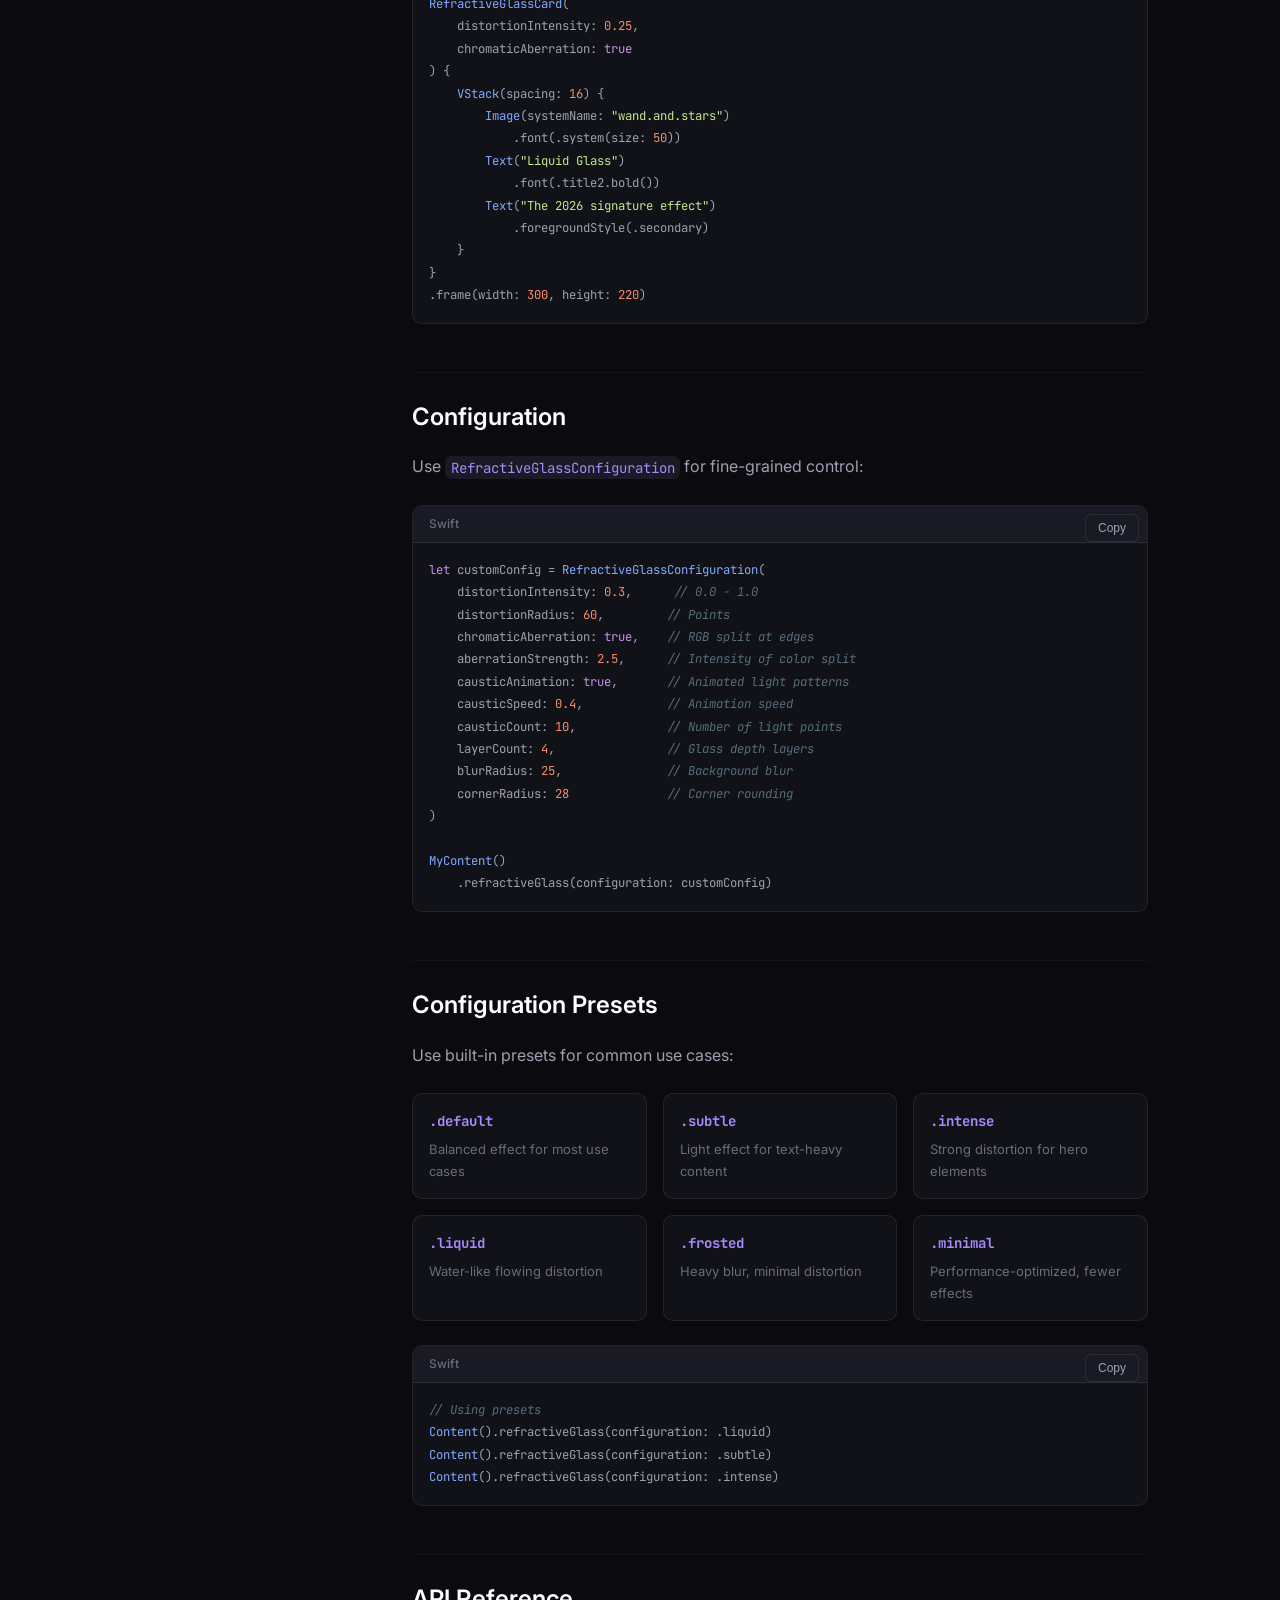
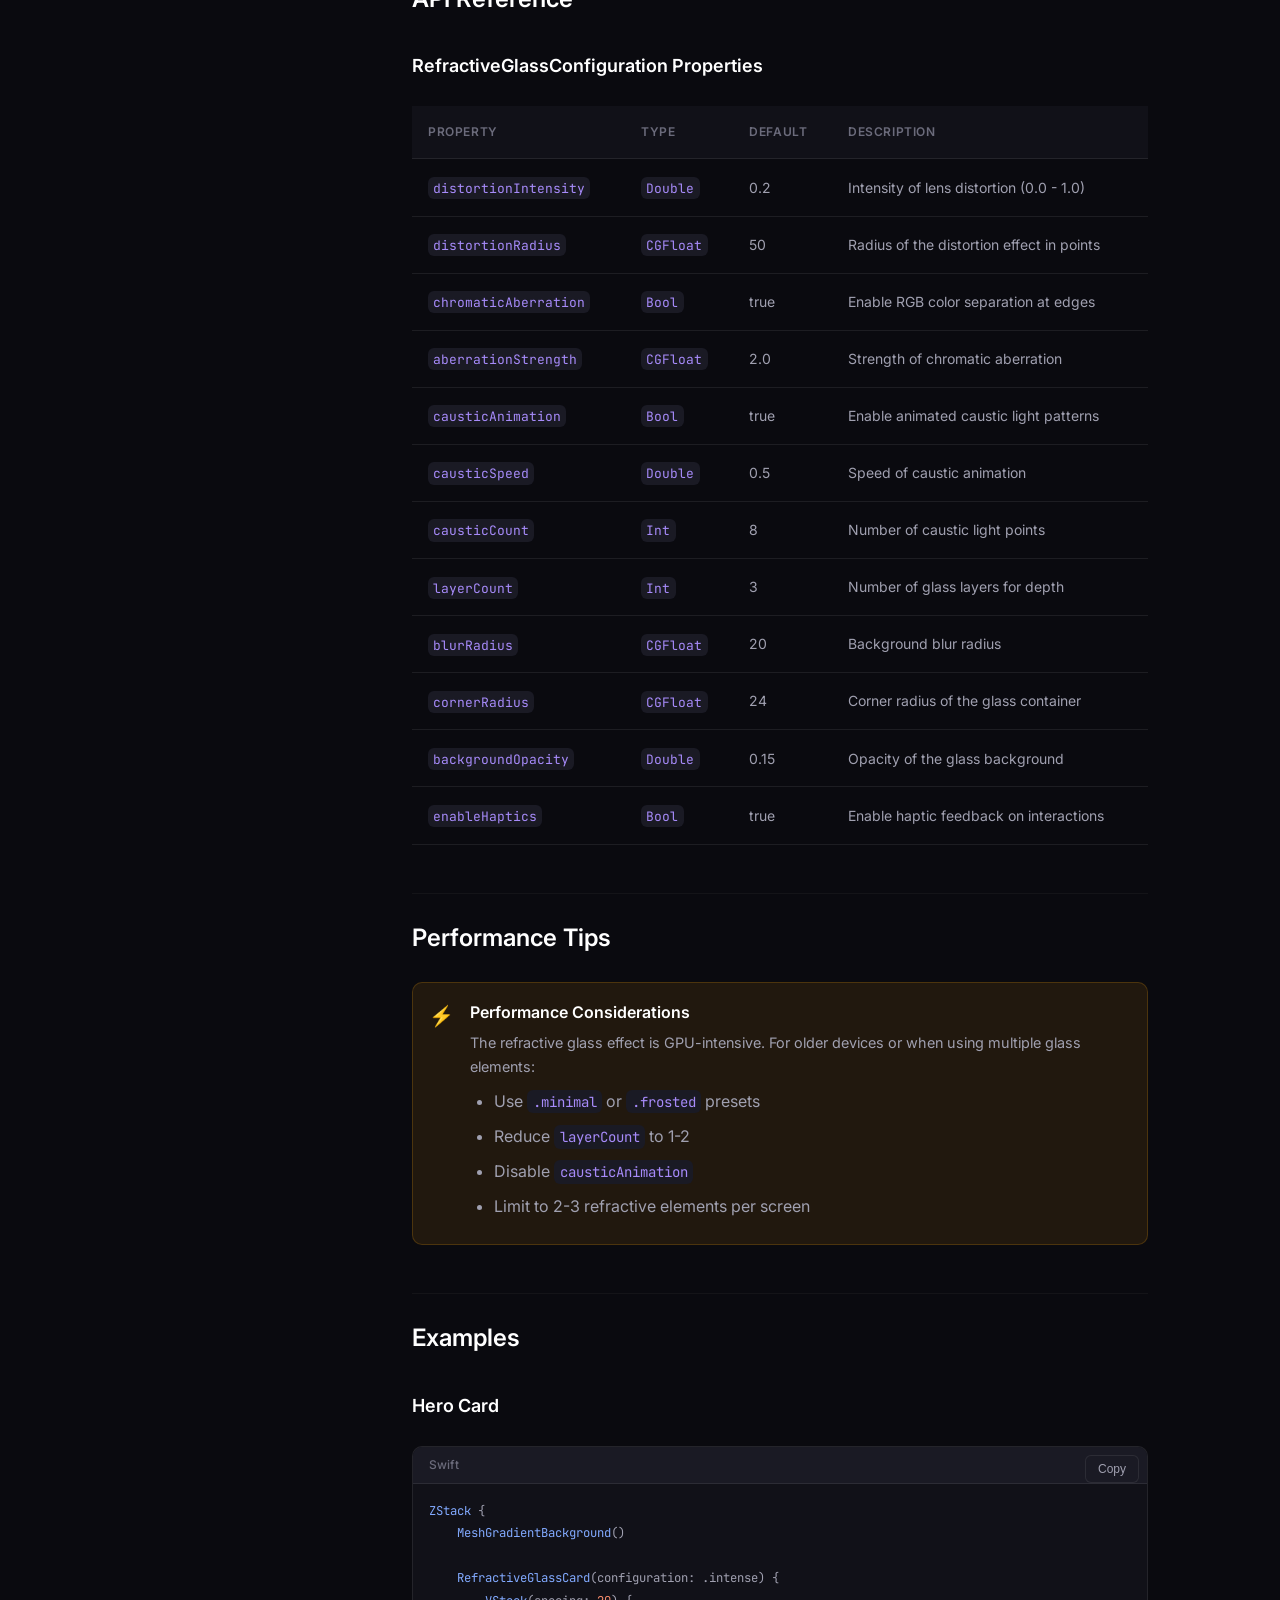
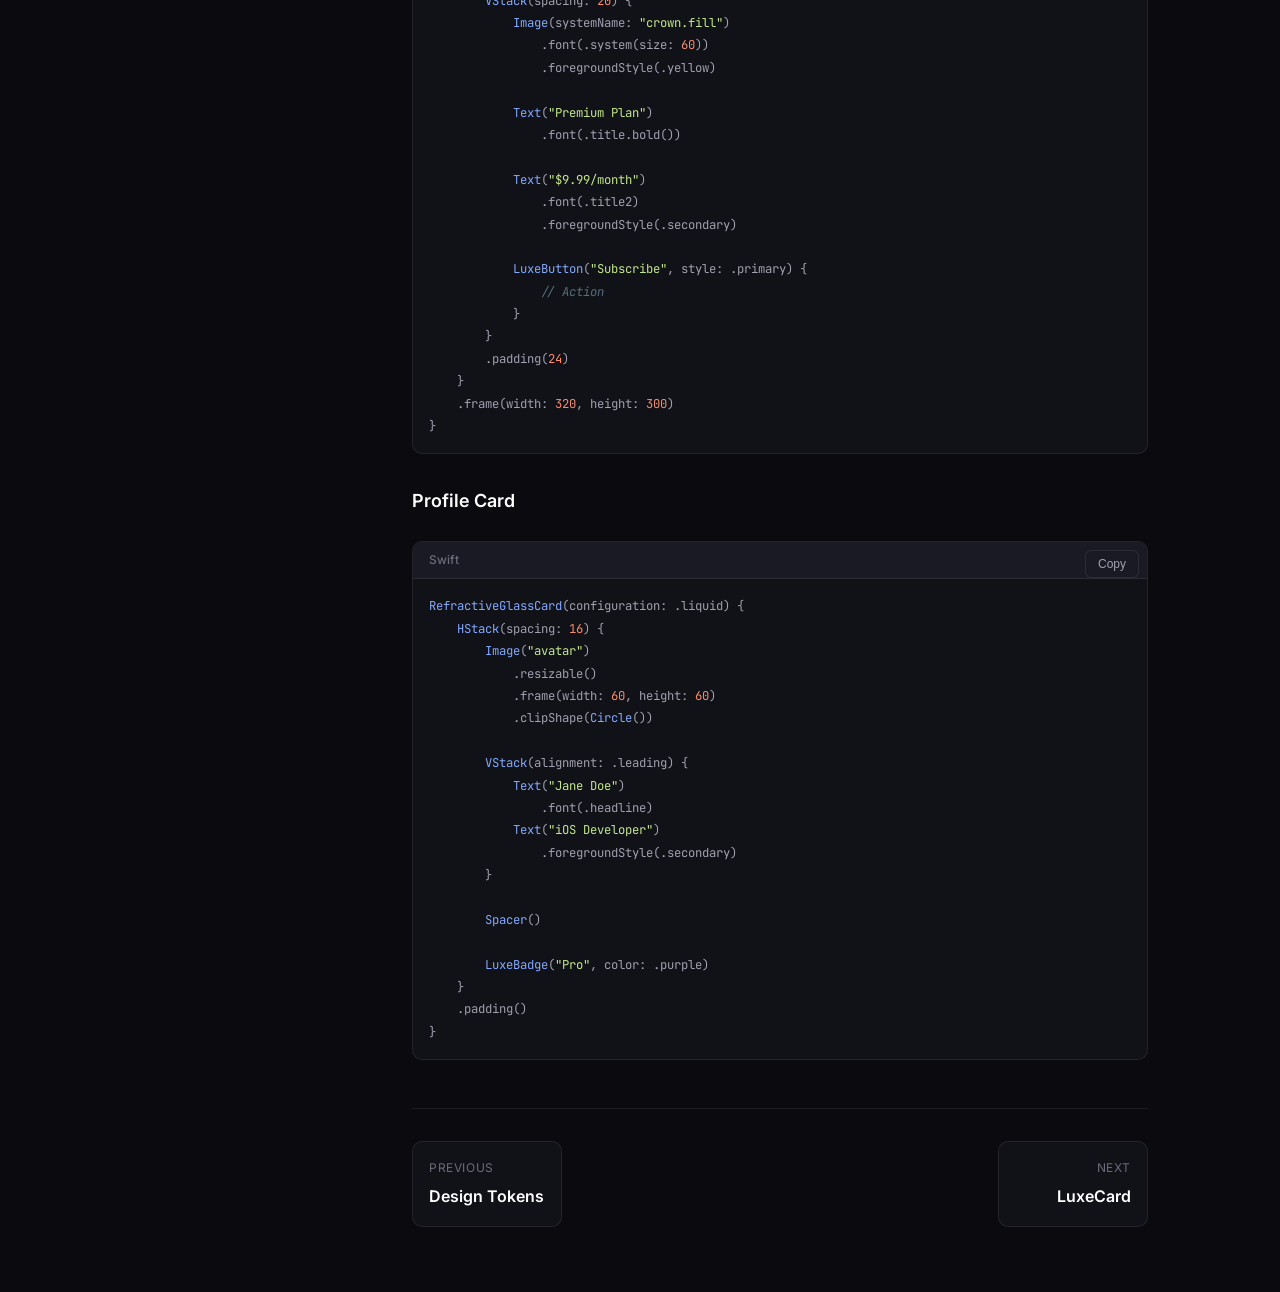
<file: docs/components/refractive-glass.html>
<!DOCTYPE html>
<html lang="en">
<head>
    <meta charset="UTF-8">
    <meta name="viewport" content="width=device-width, initial-scale=1.0">
    <title>Refractive Glass - LuxeUI Documentation</title>
    <link rel="stylesheet" href="../docs-styles.css">
    <link rel="preconnect" href="https://fonts.googleapis.com">
    <link rel="preconnect" href="https://fonts.gstatic.com" crossorigin>
    <link href="https://fonts.googleapis.com/css2?family=Inter:wght@300;400;500;600;700&family=JetBrains+Mono:wght@400;500&display=swap" rel="stylesheet">
    <link rel="icon" type="image/svg+xml" href="data:image/svg+xml,<svg xmlns='http://www.w3.org/2000/svg' viewBox='0 0 100 100'><text y='.9em' font-size='90'>✨</text></svg>">
</head>
<body>
    <nav class="top-nav">
        <div class="top-nav-container">
            <a href="../index.html" class="nav-logo">
                <span class="logo-icon">✨</span>
                <span class="logo-text">LuxeUI</span>
                <span class="logo-badge">Docs</span>
            </a>
            <div class="nav-search">
                <svg class="search-icon" width="16" height="16" viewBox="0 0 24 24" fill="none" stroke="currentColor" stroke-width="2">
                    <circle cx="11" cy="11" r="8"></circle>
                    <path d="m21 21-4.35-4.35"></path>
                </svg>
                <input type="text" placeholder="Search documentation..." class="search-input">
                <span class="search-shortcut">⌘K</span>
            </div>
            <div class="nav-links">
                <a href="https://github.com/Ronitsabhaya75/Luxe-UI" class="nav-link" target="_blank">
                    <svg height="20" width="20" viewBox="0 0 16 16" fill="currentColor">
                        <path d="M8 0C3.58 0 0 3.58 0 8c0 3.54 2.29 6.53 5.47 7.59.4.07.55-.17.55-.38 0-.19-.01-.82-.01-1.49-2.01.37-2.53-.49-2.69-.94-.09-.23-.48-.94-.82-1.13-.28-.15-.68-.52-.01-.53.63-.01 1.08.58 1.23.82.72 1.21 1.87.87 2.33.66.07-.52.28-.87.51-1.07-1.78-.2-3.64-.89-3.64-3.95 0-.87.31-1.59.82-2.15-.08-.2-.36-1.02.08-2.12 0 0 .67-.21 2.2.82.64-.18 1.32-.27 2-.27.68 0 1.36.09 2 .27 1.53-1.04 2.2-.82 2.2-.82.44 1.1.16 1.92.08 2.12.51.56.82 1.27.82 2.15 0 3.07-1.87 3.75-3.65 3.95.29.25.54.73.54 1.48 0 1.07-.01 1.93-.01 2.2 0 .21.15.46.55.38A8.013 8.013 0 0016 8c0-4.42-3.58-8-8-8z"/>
                    </svg>
                </a>
            </div>
        </div>
    </nav>

    <div class="docs-layout">
        <aside class="sidebar">
            <nav class="sidebar-nav">
                <div class="sidebar-section">
                    <h3 class="sidebar-heading">Getting Started</h3>
                    <ul class="sidebar-list">
                        <li><a href="../getting-started/welcome.html" class="sidebar-link">Welcome</a></li>
                        <li><a href="../getting-started/installation.html" class="sidebar-link">Installation</a></li>
                        <li><a href="../getting-started/quickstart.html" class="sidebar-link">Quickstart</a></li>
                    </ul>
                </div>
                <div class="sidebar-section">
                    <h3 class="sidebar-heading">Theme System</h3>
                    <ul class="sidebar-list">
                        <li><a href="../themes/overview.html" class="sidebar-link">Overview</a></li>
                        <li><a href="../themes/presets.html" class="sidebar-link">Preset Themes</a></li>
                        <li><a href="../themes/customization.html" class="sidebar-link">Customization</a></li>
                        <li><a href="../themes/design-tokens.html" class="sidebar-link">Design Tokens</a></li>
                    </ul>
                </div>
                <div class="sidebar-section">
                    <h3 class="sidebar-heading">Components</h3>
                    <ul class="sidebar-list">
                        <li><a href="refractive-glass.html" class="sidebar-link active">Refractive Glass</a></li>
                        <li><a href="luxe-card.html" class="sidebar-link">LuxeCard</a></li>
                        <li><a href="luxe-button.html" class="sidebar-link">LuxeButton</a></li>
                        <li><a href="glassmorphism.html" class="sidebar-link">Glassmorphism</a></li>
                        <li><a href="circular-progress.html" class="sidebar-link">Circular Progress</a></li>
                        <li><a href="multi-thumb-slider.html" class="sidebar-link">Multi-Thumb Slider</a></li>
                        <li><a href="mesh-gradient.html" class="sidebar-link">Mesh Gradient</a></li>
                    </ul>
                </div>
                <div class="sidebar-section">
                    <h3 class="sidebar-heading">Interactions</h3>
                    <ul class="sidebar-list">
                        <li><a href="../interactions/smart-spring.html" class="sidebar-link">Smart Spring</a></li>
                        <li><a href="../interactions/predictive-layouts.html" class="sidebar-link">Predictive Layouts</a></li>
                        <li><a href="../interactions/haptics.html" class="sidebar-link">Haptic Feedback</a></li>
                    </ul>
                </div>
            </nav>
        </aside>

        <main class="docs-content">
            <div class="content-container">
                <div class="breadcrumb">
                    <a href="../getting-started/welcome.html">Docs</a>
                    <span class="breadcrumb-separator">/</span>
                    <a href="luxe-card.html">Components</a>
                    <span class="breadcrumb-separator">/</span>
                    <span>Refractive Glass</span>
                </div>

                <article class="docs-article">
                    <div style="display: flex; align-items: center; gap: 12px; margin-bottom: 8px;">
                        <h1 style="margin-bottom: 0;">Refractive Glass</h1>
                        <span class="component-preview-badge" style="font-size: 0.75rem;">Featured</span>
                    </div>
                    <p class="lead">The 2026 signature effect—real lens distortion that physically warps the background like looking through water or curved glass.</p>

                    <div class="callout callout-info">
                        <div class="callout-icon">✨</div>
                        <div class="callout-content">
                            <strong>What makes this special?</strong>
                            <p>Unlike standard glassmorphism (simple blur), Refractive Glass creates actual optical distortion with chromatic aberration, caustic light patterns, and multi-layer depth. This effect can't be easily replicated by hand—it's one of the main reasons developers use LuxeUI.</p>
                        </div>
                    </div>

                    <h2 id="features">Features</h2>
                    <div class="feature-list">
                        <div class="feature-item">
                            <span class="feature-check">✓</span>
                            <div>
                                <strong>Real Lens Distortion</strong>
                                <p>Warps the background at the edges like looking through curved glass</p>
                            </div>
                        </div>
                        <div class="feature-item">
                            <span class="feature-check">✓</span>
                            <div>
                                <strong>Chromatic Aberration</strong>
                                <p>RGB color separation at edges for realistic optical effects</p>
                            </div>
                        </div>
                        <div class="feature-item">
                            <span class="feature-check">✓</span>
                            <div>
                                <strong>Animated Caustics</strong>
                                <p>Light patterns that dance across the surface like sunlight through water</p>
                            </div>
                        </div>
                        <div class="feature-item">
                            <span class="feature-check">✓</span>
                            <div>
                                <strong>Multi-Layer Depth</strong>
                                <p>Stacked transparent layers create realistic glass depth</p>
                            </div>
                        </div>
                    </div>

                    <h2 id="basic-usage">Basic Usage</h2>
                    <p>Apply the refractive glass effect using the view modifier:</p>

                    <div class="code-block">
                        <div class="code-header">
                            <span class="code-lang">Swift</span>
                        </div>
                        <pre><code><span class="code-keyword">import</span> LuxeUI

<span class="code-type">VStack</span> {
    <span class="code-type">Text</span>(<span class="code-string">"Premium Content"</span>)
        .font(.title)
}
.padding(<span class="code-number">32</span>)
.refractiveGlass(intensity: <span class="code-number">0.2</span>)</code></pre>
                        <button class="copy-btn" onclick="copyCode(this)">Copy</button>
                    </div>

                    <h2 id="card-component">RefractiveGlassCard Component</h2>
                    <p>For a complete card experience with the effect pre-applied:</p>

                    <div class="code-block">
                        <div class="code-header">
                            <span class="code-lang">Swift</span>
                        </div>
                        <pre><code><span class="code-type">RefractiveGlassCard</span>(
    distortionIntensity: <span class="code-number">0.25</span>,
    chromaticAberration: <span class="code-keyword">true</span>
) {
    <span class="code-type">VStack</span>(spacing: <span class="code-number">16</span>) {
        <span class="code-type">Image</span>(systemName: <span class="code-string">"wand.and.stars"</span>)
            .font(.system(size: <span class="code-number">50</span>))
        <span class="code-type">Text</span>(<span class="code-string">"Liquid Glass"</span>)
            .font(.title2.bold())
        <span class="code-type">Text</span>(<span class="code-string">"The 2026 signature effect"</span>)
            .foregroundStyle(.secondary)
    }
}
.frame(width: <span class="code-number">300</span>, height: <span class="code-number">220</span>)</code></pre>
                        <button class="copy-btn" onclick="copyCode(this)">Copy</button>
                    </div>

                    <h2 id="configuration">Configuration</h2>
                    <p>Use <code>RefractiveGlassConfiguration</code> for fine-grained control:</p>

                    <div class="code-block">
                        <div class="code-header">
                            <span class="code-lang">Swift</span>
                        </div>
                        <pre><code><span class="code-keyword">let</span> customConfig = <span class="code-type">RefractiveGlassConfiguration</span>(
    distortionIntensity: <span class="code-number">0.3</span>,      <span class="code-comment">// 0.0 - 1.0</span>
    distortionRadius: <span class="code-number">60</span>,         <span class="code-comment">// Points</span>
    chromaticAberration: <span class="code-keyword">true</span>,    <span class="code-comment">// RGB split at edges</span>
    aberrationStrength: <span class="code-number">2.5</span>,      <span class="code-comment">// Intensity of color split</span>
    causticAnimation: <span class="code-keyword">true</span>,       <span class="code-comment">// Animated light patterns</span>
    causticSpeed: <span class="code-number">0.4</span>,            <span class="code-comment">// Animation speed</span>
    causticCount: <span class="code-number">10</span>,             <span class="code-comment">// Number of light points</span>
    layerCount: <span class="code-number">4</span>,                <span class="code-comment">// Glass depth layers</span>
    blurRadius: <span class="code-number">25</span>,               <span class="code-comment">// Background blur</span>
    cornerRadius: <span class="code-number">28</span>              <span class="code-comment">// Corner rounding</span>
)

<span class="code-type">MyContent</span>()
    .refractiveGlass(configuration: customConfig)</code></pre>
                        <button class="copy-btn" onclick="copyCode(this)">Copy</button>
                    </div>

                    <h2 id="presets">Configuration Presets</h2>
                    <p>Use built-in presets for common use cases:</p>

                    <div class="presets-grid">
                        <div class="preset-card">
                            <h4>.default</h4>
                            <p>Balanced effect for most use cases</p>
                        </div>
                        <div class="preset-card">
                            <h4>.subtle</h4>
                            <p>Light effect for text-heavy content</p>
                        </div>
                        <div class="preset-card">
                            <h4>.intense</h4>
                            <p>Strong distortion for hero elements</p>
                        </div>
                        <div class="preset-card">
                            <h4>.liquid</h4>
                            <p>Water-like flowing distortion</p>
                        </div>
                        <div class="preset-card">
                            <h4>.frosted</h4>
                            <p>Heavy blur, minimal distortion</p>
                        </div>
                        <div class="preset-card">
                            <h4>.minimal</h4>
                            <p>Performance-optimized, fewer effects</p>
                        </div>
                    </div>

                    <div class="code-block">
                        <div class="code-header">
                            <span class="code-lang">Swift</span>
                        </div>
                        <pre><code><span class="code-comment">// Using presets</span>
<span class="code-type">Content</span>().refractiveGlass(configuration: .liquid)
<span class="code-type">Content</span>().refractiveGlass(configuration: .subtle)
<span class="code-type">Content</span>().refractiveGlass(configuration: .intense)</code></pre>
                        <button class="copy-btn" onclick="copyCode(this)">Copy</button>
                    </div>

                    <h2 id="api-reference">API Reference</h2>

                    <h3>RefractiveGlassConfiguration Properties</h3>
                    <table class="api-table">
                        <thead>
                            <tr>
                                <th>Property</th>
                                <th>Type</th>
                                <th>Default</th>
                                <th>Description</th>
                            </tr>
                        </thead>
                        <tbody>
                            <tr>
                                <td><code>distortionIntensity</code></td>
                                <td><code>Double</code></td>
                                <td>0.2</td>
                                <td>Intensity of lens distortion (0.0 - 1.0)</td>
                            </tr>
                            <tr>
                                <td><code>distortionRadius</code></td>
                                <td><code>CGFloat</code></td>
                                <td>50</td>
                                <td>Radius of the distortion effect in points</td>
                            </tr>
                            <tr>
                                <td><code>chromaticAberration</code></td>
                                <td><code>Bool</code></td>
                                <td>true</td>
                                <td>Enable RGB color separation at edges</td>
                            </tr>
                            <tr>
                                <td><code>aberrationStrength</code></td>
                                <td><code>CGFloat</code></td>
                                <td>2.0</td>
                                <td>Strength of chromatic aberration</td>
                            </tr>
                            <tr>
                                <td><code>causticAnimation</code></td>
                                <td><code>Bool</code></td>
                                <td>true</td>
                                <td>Enable animated caustic light patterns</td>
                            </tr>
                            <tr>
                                <td><code>causticSpeed</code></td>
                                <td><code>Double</code></td>
                                <td>0.5</td>
                                <td>Speed of caustic animation</td>
                            </tr>
                            <tr>
                                <td><code>causticCount</code></td>
                                <td><code>Int</code></td>
                                <td>8</td>
                                <td>Number of caustic light points</td>
                            </tr>
                            <tr>
                                <td><code>layerCount</code></td>
                                <td><code>Int</code></td>
                                <td>3</td>
                                <td>Number of glass layers for depth</td>
                            </tr>
                            <tr>
                                <td><code>blurRadius</code></td>
                                <td><code>CGFloat</code></td>
                                <td>20</td>
                                <td>Background blur radius</td>
                            </tr>
                            <tr>
                                <td><code>cornerRadius</code></td>
                                <td><code>CGFloat</code></td>
                                <td>24</td>
                                <td>Corner radius of the glass container</td>
                            </tr>
                            <tr>
                                <td><code>backgroundOpacity</code></td>
                                <td><code>Double</code></td>
                                <td>0.15</td>
                                <td>Opacity of the glass background</td>
                            </tr>
                            <tr>
                                <td><code>enableHaptics</code></td>
                                <td><code>Bool</code></td>
                                <td>true</td>
                                <td>Enable haptic feedback on interactions</td>
                            </tr>
                        </tbody>
                    </table>

                    <h2 id="performance">Performance Tips</h2>
                    <div class="callout callout-warning">
                        <div class="callout-icon">⚡</div>
                        <div class="callout-content">
                            <strong>Performance Considerations</strong>
                            <p>The refractive glass effect is GPU-intensive. For older devices or when using multiple glass elements:</p>
                            <ul style="margin-top: 8px; margin-bottom: 0;">
                                <li>Use <code>.minimal</code> or <code>.frosted</code> presets</li>
                                <li>Reduce <code>layerCount</code> to 1-2</li>
                                <li>Disable <code>causticAnimation</code></li>
                                <li>Limit to 2-3 refractive elements per screen</li>
                            </ul>
                        </div>
                    </div>

                    <h2 id="examples">Examples</h2>

                    <h3>Hero Card</h3>
                    <div class="code-block">
                        <div class="code-header">
                            <span class="code-lang">Swift</span>
                        </div>
                        <pre><code><span class="code-type">ZStack</span> {
    <span class="code-type">MeshGradientBackground</span>()
    
    <span class="code-type">RefractiveGlassCard</span>(configuration: .intense) {
        <span class="code-type">VStack</span>(spacing: <span class="code-number">20</span>) {
            <span class="code-type">Image</span>(systemName: <span class="code-string">"crown.fill"</span>)
                .font(.system(size: <span class="code-number">60</span>))
                .foregroundStyle(.yellow)
            
            <span class="code-type">Text</span>(<span class="code-string">"Premium Plan"</span>)
                .font(.title.bold())
            
            <span class="code-type">Text</span>(<span class="code-string">"$9.99/month"</span>)
                .font(.title2)
                .foregroundStyle(.secondary)
            
            <span class="code-type">LuxeButton</span>(<span class="code-string">"Subscribe"</span>, style: .primary) {
                <span class="code-comment">// Action</span>
            }
        }
        .padding(<span class="code-number">24</span>)
    }
    .frame(width: <span class="code-number">320</span>, height: <span class="code-number">300</span>)
}</code></pre>
                        <button class="copy-btn" onclick="copyCode(this)">Copy</button>
                    </div>

                    <h3>Profile Card</h3>
                    <div class="code-block">
                        <div class="code-header">
                            <span class="code-lang">Swift</span>
                        </div>
                        <pre><code><span class="code-type">RefractiveGlassCard</span>(configuration: .liquid) {
    <span class="code-type">HStack</span>(spacing: <span class="code-number">16</span>) {
        <span class="code-type">Image</span>(<span class="code-string">"avatar"</span>)
            .resizable()
            .frame(width: <span class="code-number">60</span>, height: <span class="code-number">60</span>)
            .clipShape(<span class="code-type">Circle</span>())
        
        <span class="code-type">VStack</span>(alignment: .leading) {
            <span class="code-type">Text</span>(<span class="code-string">"Jane Doe"</span>)
                .font(.headline)
            <span class="code-type">Text</span>(<span class="code-string">"iOS Developer"</span>)
                .foregroundStyle(.secondary)
        }
        
        <span class="code-type">Spacer</span>()
        
        <span class="code-type">LuxeBadge</span>(<span class="code-string">"Pro"</span>, color: .purple)
    }
    .padding()
}</code></pre>
                        <button class="copy-btn" onclick="copyCode(this)">Copy</button>
                    </div>
                </article>

                <nav class="page-nav">
                    <a href="../themes/design-tokens.html" class="page-nav-link prev">
                        <span class="page-nav-label">Previous</span>
                        <span class="page-nav-title">Design Tokens</span>
                    </a>
                    <a href="luxe-card.html" class="page-nav-link next">
                        <span class="page-nav-label">Next</span>
                        <span class="page-nav-title">LuxeCard</span>
                    </a>
                </nav>
            </div>
        </main>
    </div>

    <script src="../docs-script.js"></script>
    <script defer src="https://va.vercel-scripts.com/v1/script.js"></script>
</body>
</html>
</file>
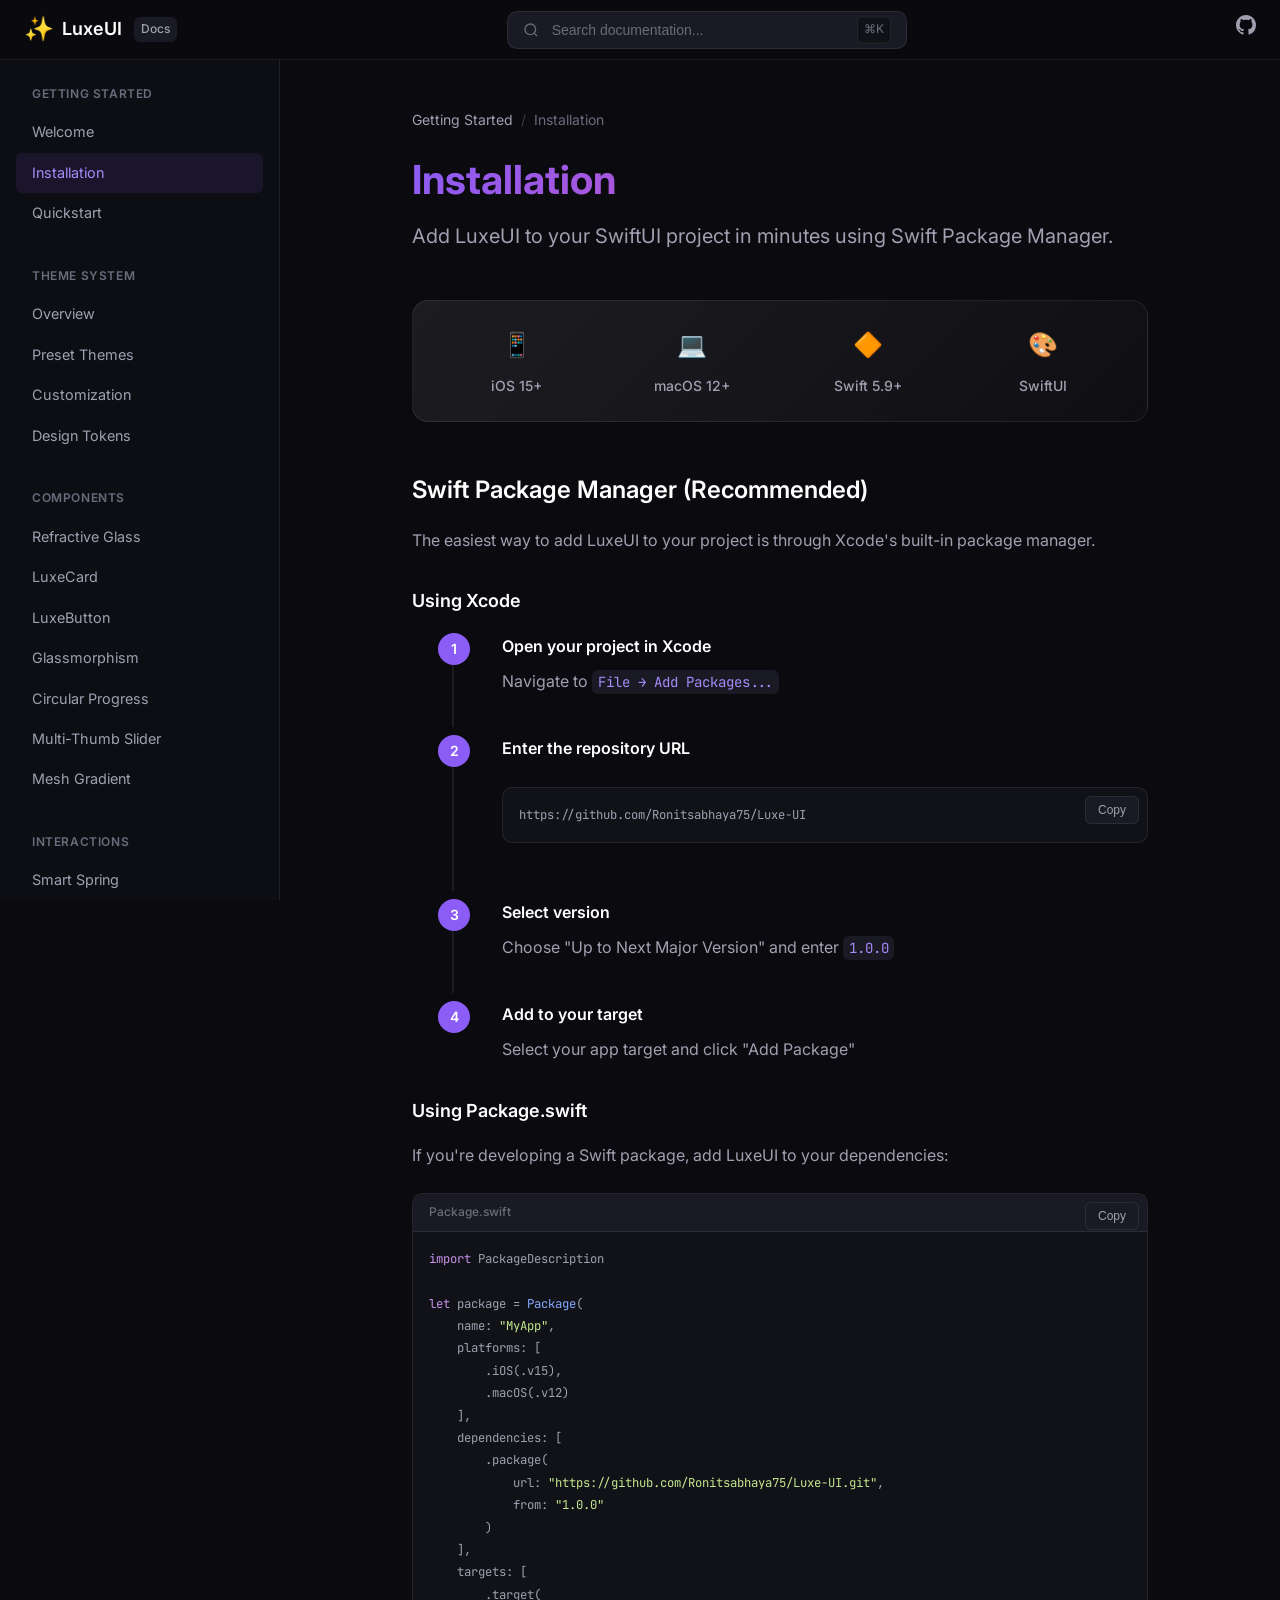
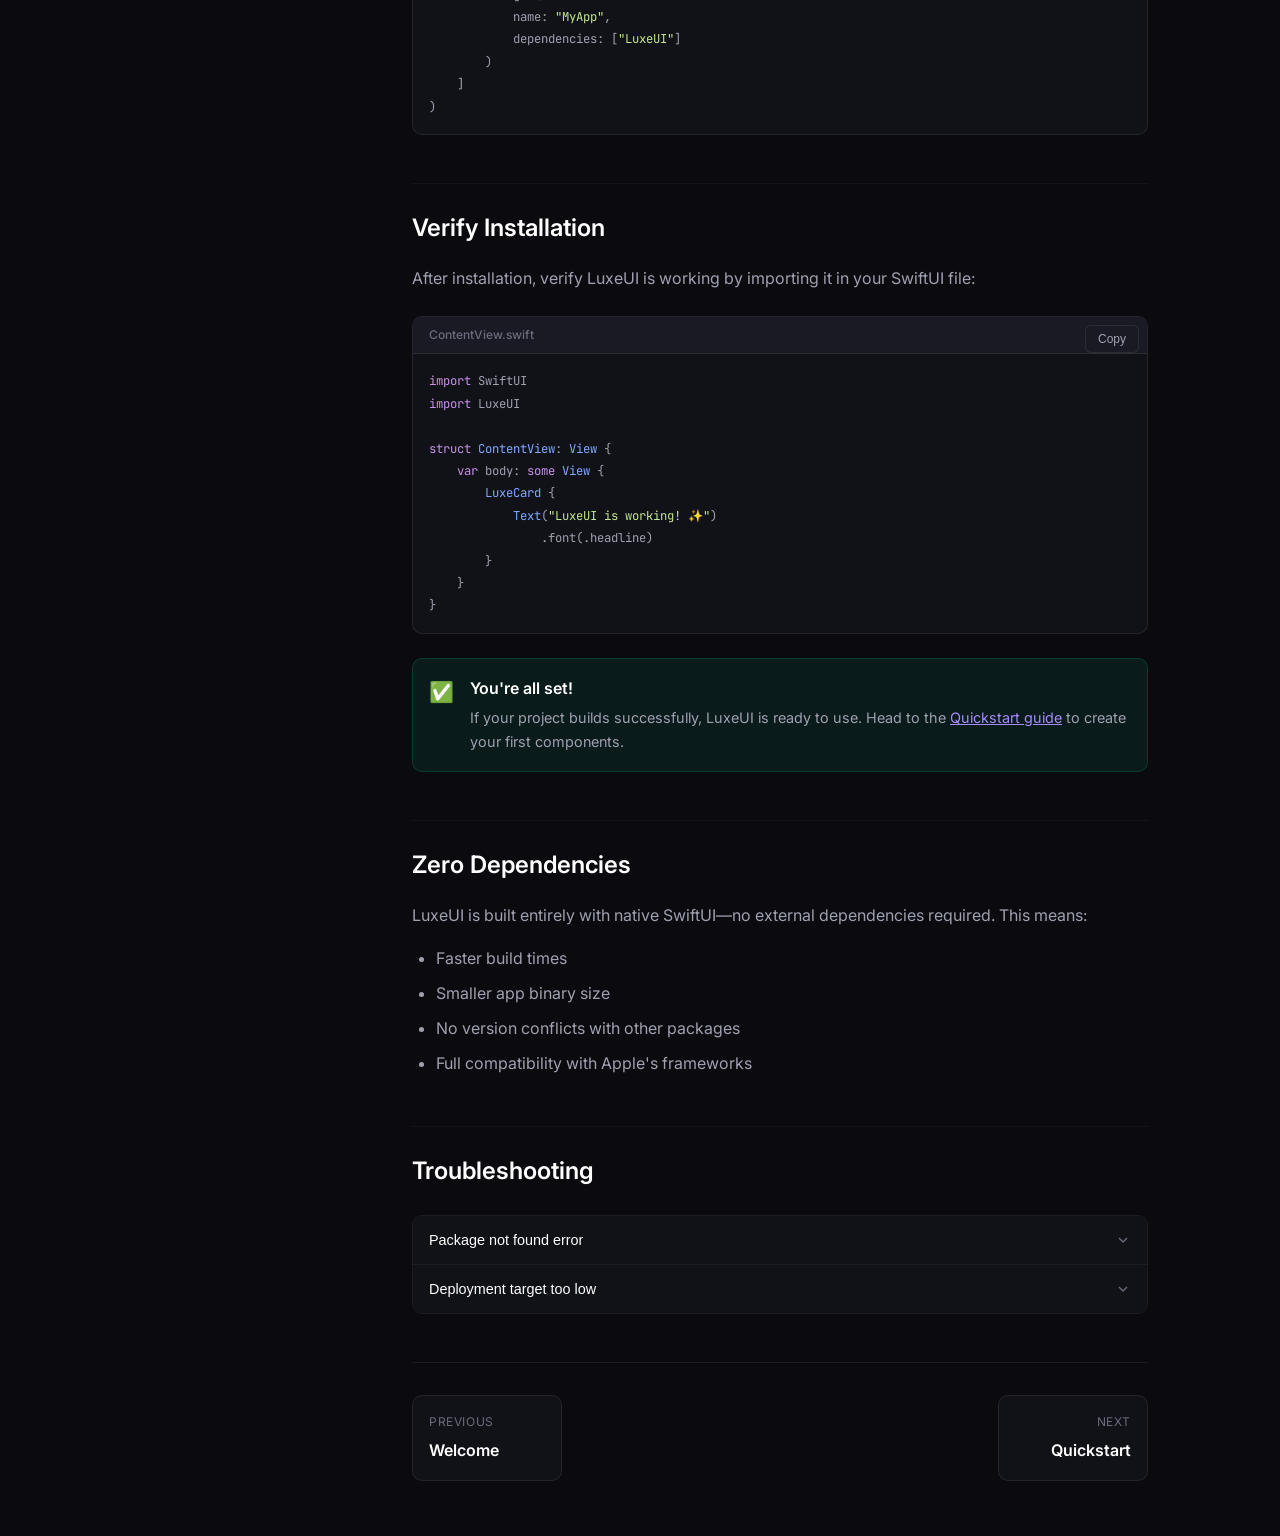
<file: docs/getting-started/installation.html>
<!DOCTYPE html>
<html lang="en">
<head>
    <meta charset="UTF-8">
    <meta name="viewport" content="width=device-width, initial-scale=1.0">
    <title>Installation - LuxeUI Documentation</title>
    <link rel="stylesheet" href="../docs-styles.css">
    <link rel="preconnect" href="https://fonts.googleapis.com">
    <link rel="preconnect" href="https://fonts.gstatic.com" crossorigin>
    <link href="https://fonts.googleapis.com/css2?family=Inter:wght@300;400;500;600;700&family=JetBrains+Mono:wght@400;500&display=swap" rel="stylesheet">
    <link rel="icon" type="image/svg+xml" href="data:image/svg+xml,<svg xmlns='http://www.w3.org/2000/svg' viewBox='0 0 100 100'><text y='.9em' font-size='90'>✨</text></svg>">
</head>
<body>
    <!-- Top Navigation -->
    <nav class="top-nav">
        <div class="top-nav-container">
            <a href="../index.html" class="nav-logo">
                <span class="logo-icon">✨</span>
                <span class="logo-text">LuxeUI</span>
                <span class="logo-badge">Docs</span>
            </a>
            <div class="nav-search">
                <svg class="search-icon" width="16" height="16" viewBox="0 0 24 24" fill="none" stroke="currentColor" stroke-width="2">
                    <circle cx="11" cy="11" r="8"></circle>
                    <path d="m21 21-4.35-4.35"></path>
                </svg>
                <input type="text" placeholder="Search documentation..." class="search-input">
                <span class="search-shortcut">⌘K</span>
            </div>
            <div class="nav-links">
                <a href="https://github.com/Ronitsabhaya75/Luxe-UI" class="nav-link" target="_blank">
                    <svg height="20" width="20" viewBox="0 0 16 16" fill="currentColor">
                        <path d="M8 0C3.58 0 0 3.58 0 8c0 3.54 2.29 6.53 5.47 7.59.4.07.55-.17.55-.38 0-.19-.01-.82-.01-1.49-2.01.37-2.53-.49-2.69-.94-.09-.23-.48-.94-.82-1.13-.28-.15-.68-.52-.01-.53.63-.01 1.08.58 1.23.82.72 1.21 1.87.87 2.33.66.07-.52.28-.87.51-1.07-1.78-.2-3.64-.89-3.64-3.95 0-.87.31-1.59.82-2.15-.08-.2-.36-1.02.08-2.12 0 0 .67-.21 2.2.82.64-.18 1.32-.27 2-.27.68 0 1.36.09 2 .27 1.53-1.04 2.2-.82 2.2-.82.44 1.1.16 1.92.08 2.12.51.56.82 1.27.82 2.15 0 3.07-1.87 3.75-3.65 3.95.29.25.54.73.54 1.48 0 1.07-.01 1.93-.01 2.2 0 .21.15.46.55.38A8.013 8.013 0 0016 8c0-4.42-3.58-8-8-8z"/>
                    </svg>
                </a>
            </div>
        </div>
    </nav>

    <div class="docs-layout">
        <!-- Sidebar -->
        <aside class="sidebar">
            <nav class="sidebar-nav">
                <div class="sidebar-section">
                    <h3 class="sidebar-heading">Getting Started</h3>
                    <ul class="sidebar-list">
                        <li><a href="welcome.html" class="sidebar-link">Welcome</a></li>
                        <li><a href="installation.html" class="sidebar-link active">Installation</a></li>
                        <li><a href="quickstart.html" class="sidebar-link">Quickstart</a></li>
                    </ul>
                </div>
                <div class="sidebar-section">
                    <h3 class="sidebar-heading">Theme System</h3>
                    <ul class="sidebar-list">
                        <li><a href="../themes/overview.html" class="sidebar-link">Overview</a></li>
                        <li><a href="../themes/presets.html" class="sidebar-link">Preset Themes</a></li>
                        <li><a href="../themes/customization.html" class="sidebar-link">Customization</a></li>
                        <li><a href="../themes/design-tokens.html" class="sidebar-link">Design Tokens</a></li>
                    </ul>
                </div>
                <div class="sidebar-section">
                    <h3 class="sidebar-heading">Components</h3>
                    <ul class="sidebar-list">
                        <li><a href="../components/refractive-glass.html" class="sidebar-link">Refractive Glass</a></li>
                        <li><a href="../components/luxe-card.html" class="sidebar-link">LuxeCard</a></li>
                        <li><a href="../components/luxe-button.html" class="sidebar-link">LuxeButton</a></li>
                        <li><a href="../components/glassmorphism.html" class="sidebar-link">Glassmorphism</a></li>
                        <li><a href="../components/circular-progress.html" class="sidebar-link">Circular Progress</a></li>
                        <li><a href="../components/multi-thumb-slider.html" class="sidebar-link">Multi-Thumb Slider</a></li>
                        <li><a href="../components/mesh-gradient.html" class="sidebar-link">Mesh Gradient</a></li>
                    </ul>
                </div>
                <div class="sidebar-section">
                    <h3 class="sidebar-heading">Interactions</h3>
                    <ul class="sidebar-list">
                        <li><a href="../interactions/smart-spring.html" class="sidebar-link">Smart Spring</a></li>
                        <li><a href="../interactions/predictive-layouts.html" class="sidebar-link">Predictive Layouts</a></li>
                        <li><a href="../interactions/haptics.html" class="sidebar-link">Haptic Feedback</a></li>
                    </ul>
                </div>
            </nav>
        </aside>

        <!-- Main Content -->
        <main class="docs-content">
            <div class="content-container">
                <div class="breadcrumb">
                    <a href="welcome.html">Getting Started</a>
                    <span class="breadcrumb-separator">/</span>
                    <span>Installation</span>
                </div>

                <article class="docs-article">
                    <h1>Installation</h1>
                    <p class="lead">Add LuxeUI to your SwiftUI project in minutes using Swift Package Manager.</p>

                    <div class="requirements-banner">
                        <div class="requirements-grid">
                            <div class="requirement-item">
                                <span class="requirement-icon">📱</span>
                                <span class="requirement-label">iOS 15+</span>
                            </div>
                            <div class="requirement-item">
                                <span class="requirement-icon">💻</span>
                                <span class="requirement-label">macOS 12+</span>
                            </div>
                            <div class="requirement-item">
                                <span class="requirement-icon">🔶</span>
                                <span class="requirement-label">Swift 5.9+</span>
                            </div>
                            <div class="requirement-item">
                                <span class="requirement-icon">🎨</span>
                                <span class="requirement-label">SwiftUI</span>
                            </div>
                        </div>
                    </div>

                    <h2 id="spm">Swift Package Manager (Recommended)</h2>
                    <p>The easiest way to add LuxeUI to your project is through Xcode's built-in package manager.</p>

                    <h3>Using Xcode</h3>
                    <ol class="steps-list">
                        <li>
                            <strong>Open your project in Xcode</strong>
                            <p>Navigate to <code>File → Add Packages...</code></p>
                        </li>
                        <li>
                            <strong>Enter the repository URL</strong>
                            <div class="code-block">
                                <pre><code>https://github.com/Ronitsabhaya75/Luxe-UI</code></pre>
                                <button class="copy-btn" onclick="copyCode(this)">Copy</button>
                            </div>
                        </li>
                        <li>
                            <strong>Select version</strong>
                            <p>Choose "Up to Next Major Version" and enter <code>1.0.0</code></p>
                        </li>
                        <li>
                            <strong>Add to your target</strong>
                            <p>Select your app target and click "Add Package"</p>
                        </li>
                    </ol>

                    <h3>Using Package.swift</h3>
                    <p>If you're developing a Swift package, add LuxeUI to your dependencies:</p>

                    <div class="code-block">
                        <div class="code-header">
                            <span class="code-lang">Package.swift</span>
                        </div>
                        <pre><code><span class="code-keyword">import</span> PackageDescription

<span class="code-keyword">let</span> package = <span class="code-type">Package</span>(
    name: <span class="code-string">"MyApp"</span>,
    platforms: [
        .iOS(.v15),
        .macOS(.v12)
    ],
    dependencies: [
        .package(
            url: <span class="code-string">"https://github.com/Ronitsabhaya75/Luxe-UI.git"</span>,
            from: <span class="code-string">"1.0.0"</span>
        )
    ],
    targets: [
        .target(
            name: <span class="code-string">"MyApp"</span>,
            dependencies: [<span class="code-string">"LuxeUI"</span>]
        )
    ]
)</code></pre>
                        <button class="copy-btn" onclick="copyCode(this)">Copy</button>
                    </div>

                    <h2 id="verify">Verify Installation</h2>
                    <p>After installation, verify LuxeUI is working by importing it in your SwiftUI file:</p>

                    <div class="code-block">
                        <div class="code-header">
                            <span class="code-lang">ContentView.swift</span>
                        </div>
                        <pre><code><span class="code-keyword">import</span> SwiftUI
<span class="code-keyword">import</span> LuxeUI

<span class="code-keyword">struct</span> <span class="code-type">ContentView</span>: <span class="code-type">View</span> {
    <span class="code-keyword">var</span> body: <span class="code-keyword">some</span> <span class="code-type">View</span> {
        <span class="code-type">LuxeCard</span> {
            <span class="code-type">Text</span>(<span class="code-string">"LuxeUI is working! ✨"</span>)
                .font(.headline)
        }
    }
}</code></pre>
                        <button class="copy-btn" onclick="copyCode(this)">Copy</button>
                    </div>

                    <div class="callout callout-success">
                        <div class="callout-icon">✅</div>
                        <div class="callout-content">
                            <strong>You're all set!</strong>
                            <p>If your project builds successfully, LuxeUI is ready to use. Head to the <a href="quickstart.html">Quickstart guide</a> to create your first components.</p>
                        </div>
                    </div>

                    <h2 id="zero-dependencies">Zero Dependencies</h2>
                    <p>LuxeUI is built entirely with native SwiftUI—no external dependencies required. This means:</p>
                    <ul>
                        <li>Faster build times</li>
                        <li>Smaller app binary size</li>
                        <li>No version conflicts with other packages</li>
                        <li>Full compatibility with Apple's frameworks</li>
                    </ul>

                    <h2 id="troubleshooting">Troubleshooting</h2>

                    <div class="accordion">
                        <div class="accordion-item">
                            <button class="accordion-header">
                                <span>Package not found error</span>
                                <svg class="accordion-icon" width="16" height="16" viewBox="0 0 24 24" fill="none" stroke="currentColor" stroke-width="2">
                                    <path d="m6 9 6 6 6-6"/>
                                </svg>
                            </button>
                            <div class="accordion-content">
                                <p>Make sure you're using the correct repository URL and have internet access. Try resetting your package caches: <code>File → Packages → Reset Package Caches</code></p>
                            </div>
                        </div>
                        <div class="accordion-item">
                            <button class="accordion-header">
                                <span>Deployment target too low</span>
                                <svg class="accordion-icon" width="16" height="16" viewBox="0 0 24 24" fill="none" stroke="currentColor" stroke-width="2">
                                    <path d="m6 9 6 6 6-6"/>
                                </svg>
                            </button>
                            <div class="accordion-content">
                                <p>LuxeUI requires iOS 15+ or macOS 12+. Update your project's deployment target in <code>Build Settings → Deployment Target</code>.</p>
                            </div>
                        </div>
                    </div>
                </article>

                <!-- Page Navigation -->
                <nav class="page-nav">
                    <a href="welcome.html" class="page-nav-link prev">
                        <span class="page-nav-label">Previous</span>
                        <span class="page-nav-title">Welcome</span>
                    </a>
                    <a href="quickstart.html" class="page-nav-link next">
                        <span class="page-nav-label">Next</span>
                        <span class="page-nav-title">Quickstart</span>
                    </a>
                </nav>
            </div>
        </main>
    </div>

    <script src="../docs-script.js"></script>
    <script defer src="https://va.vercel-scripts.com/v1/script.js"></script>
</body>
</html>
</file>
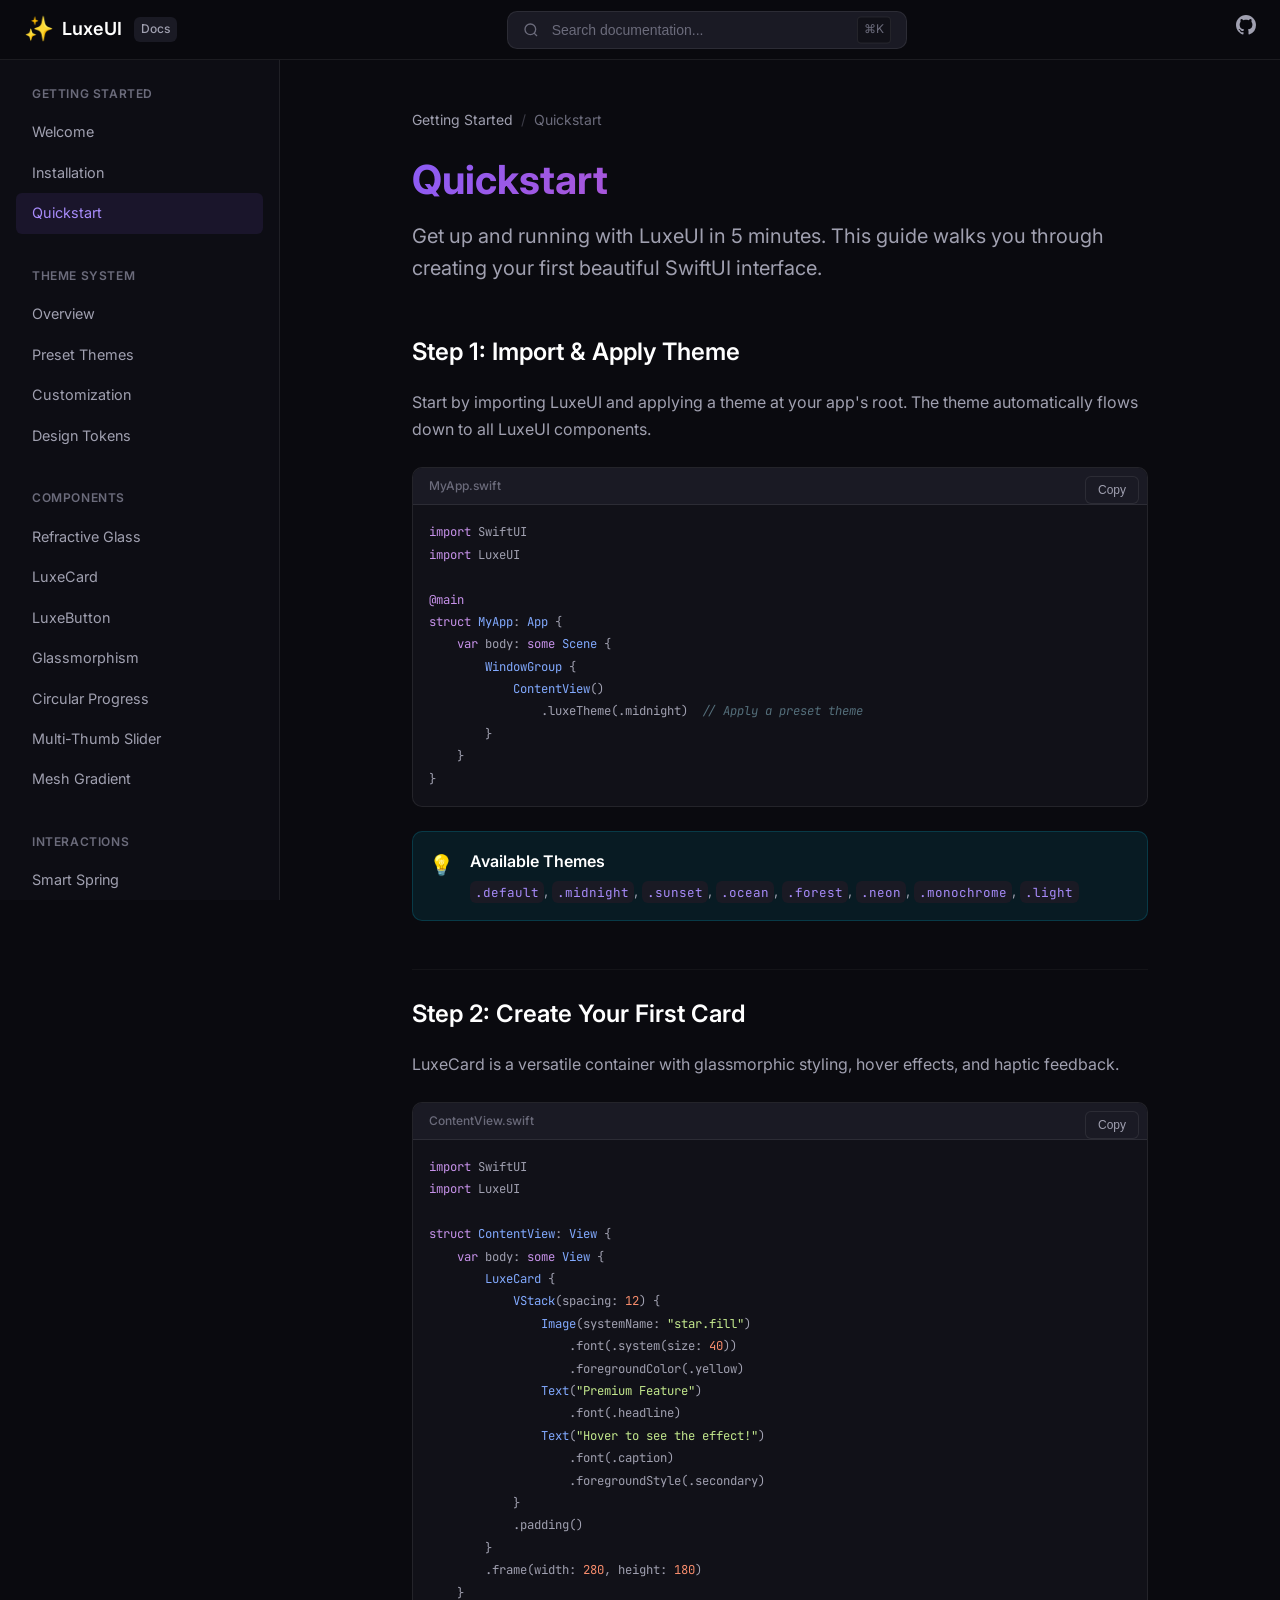
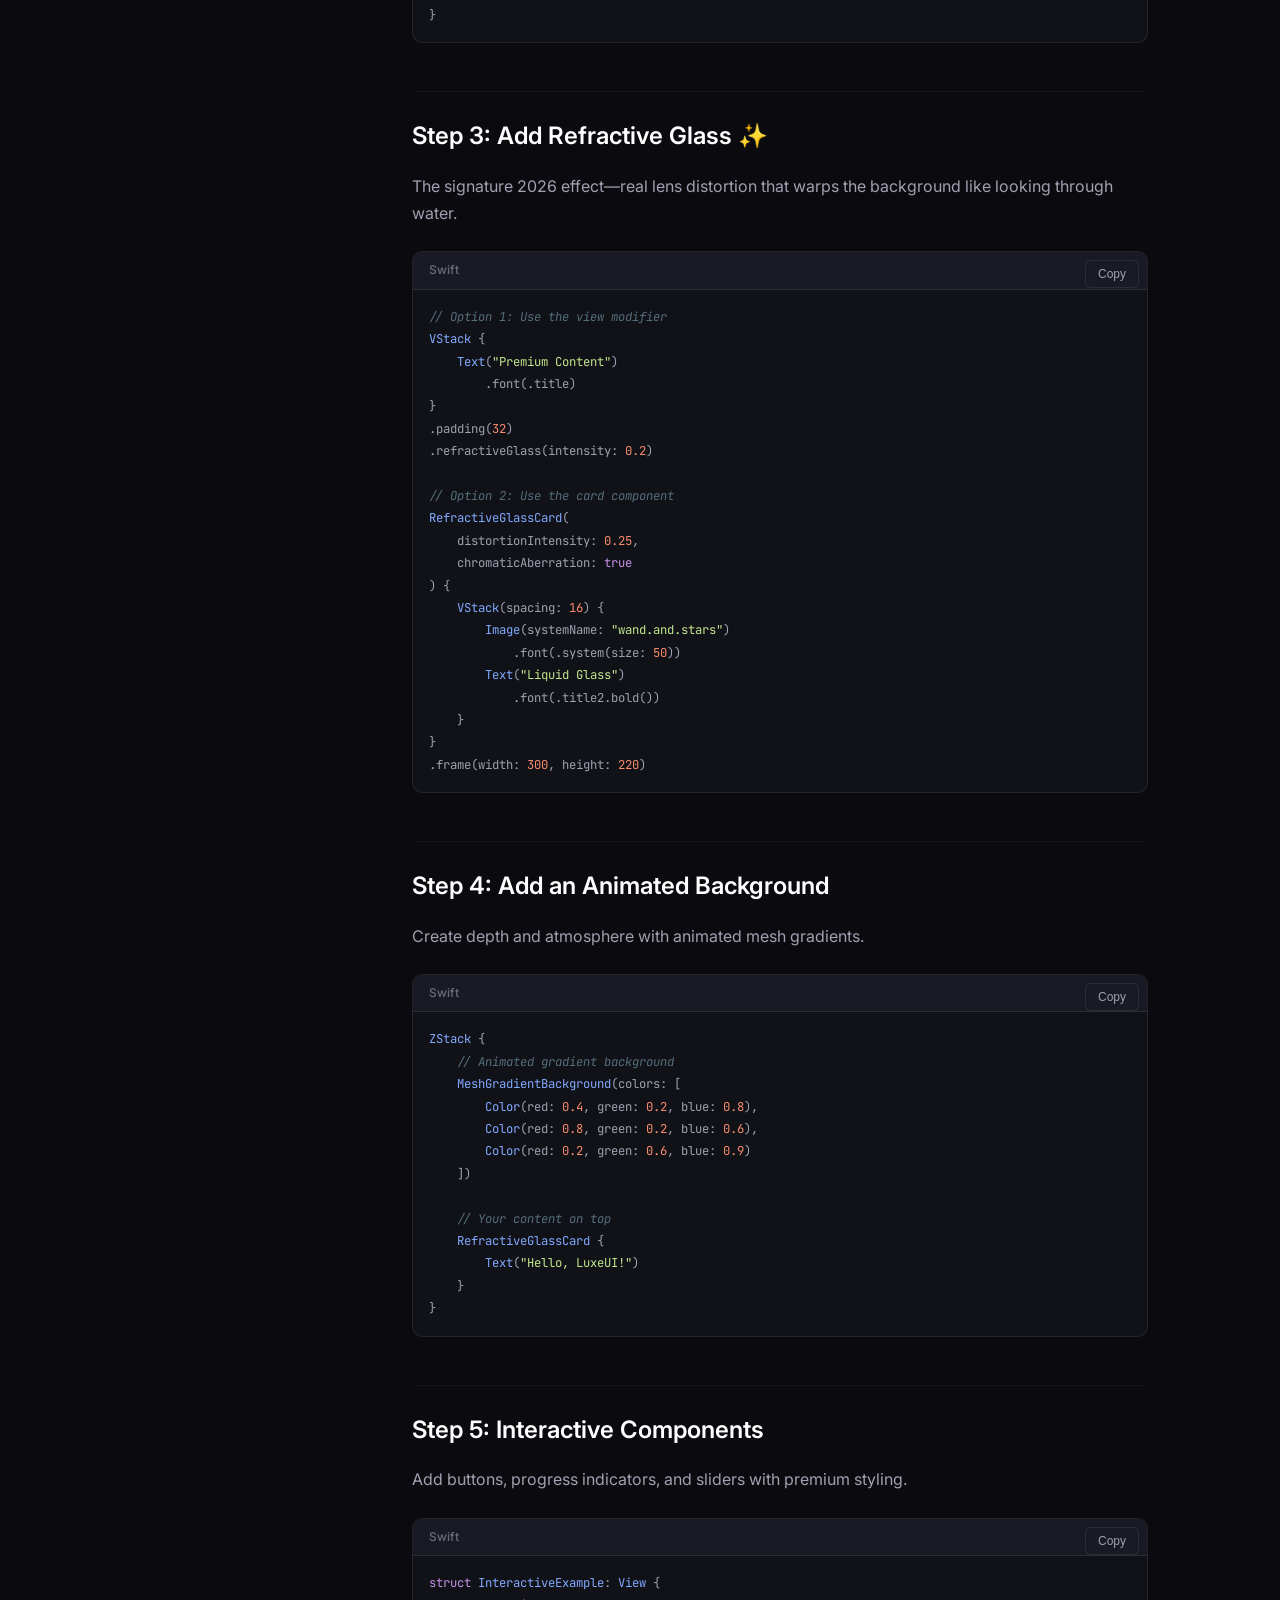
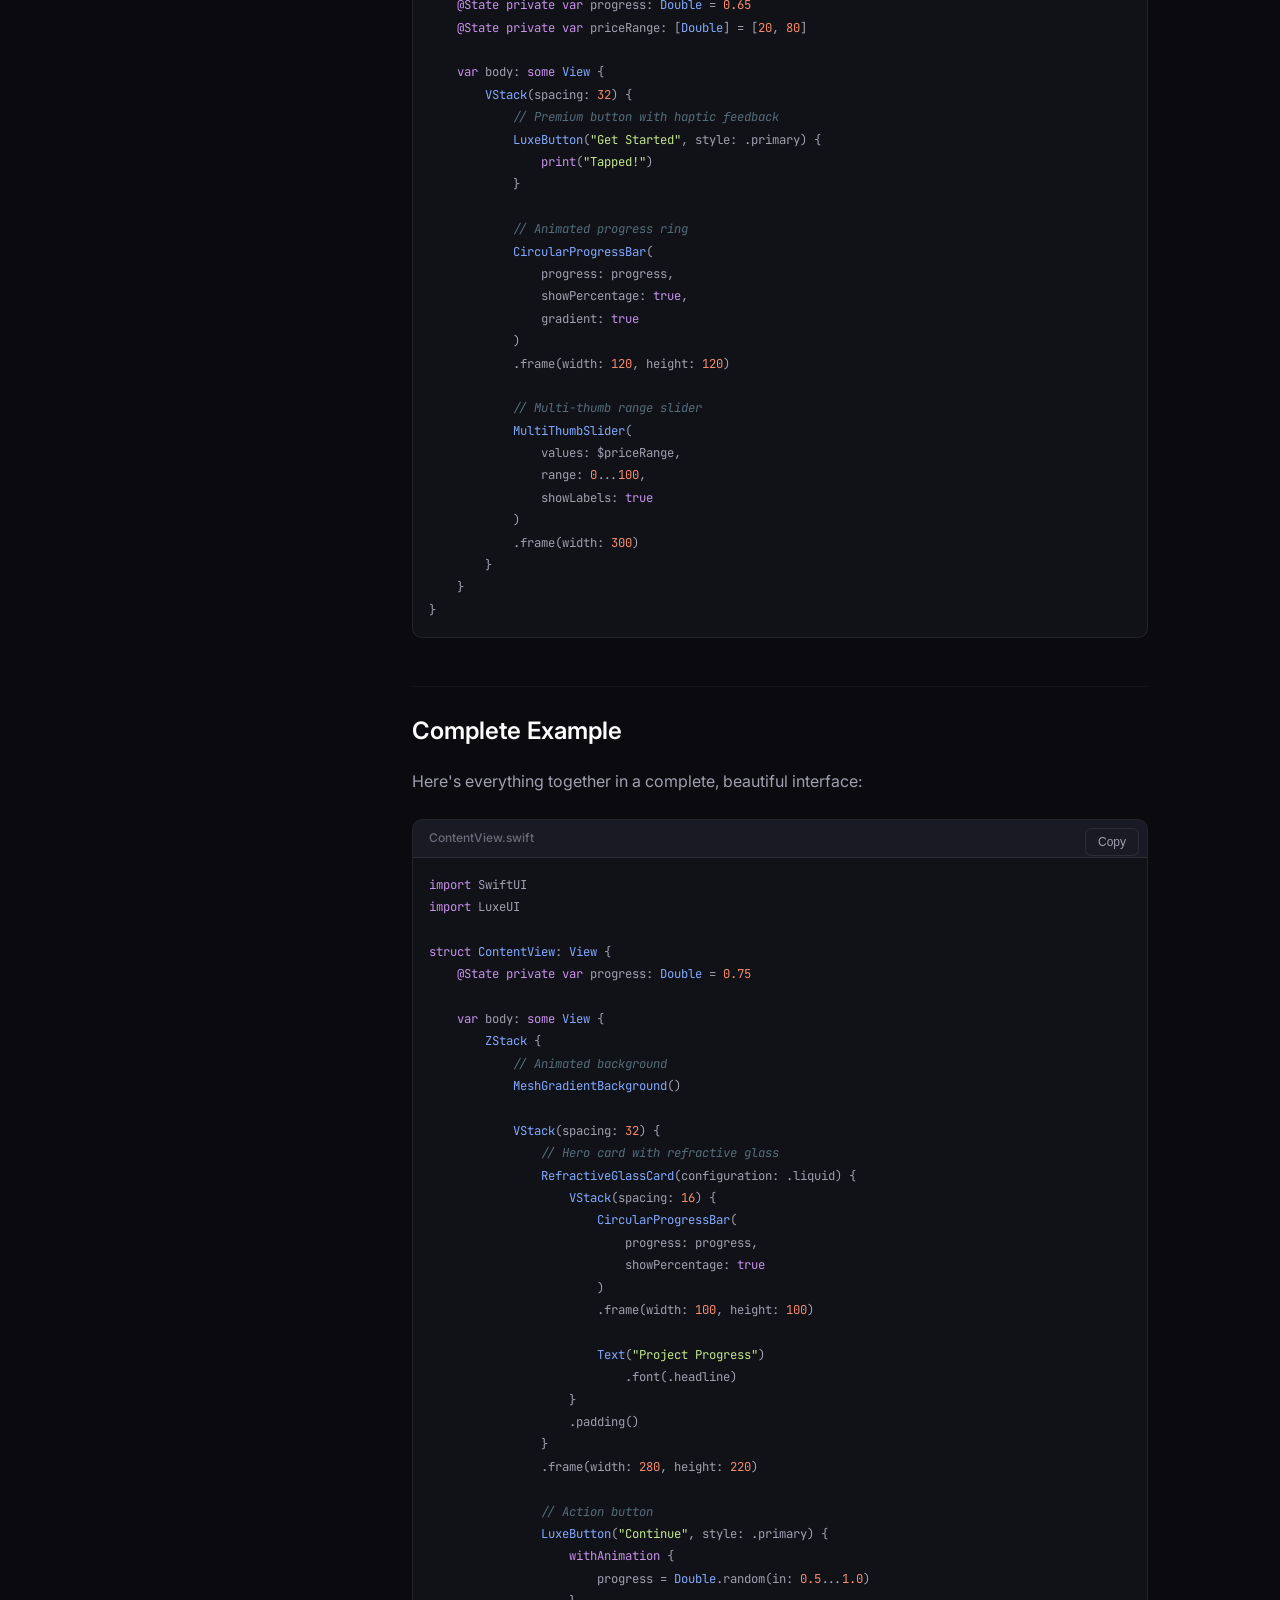
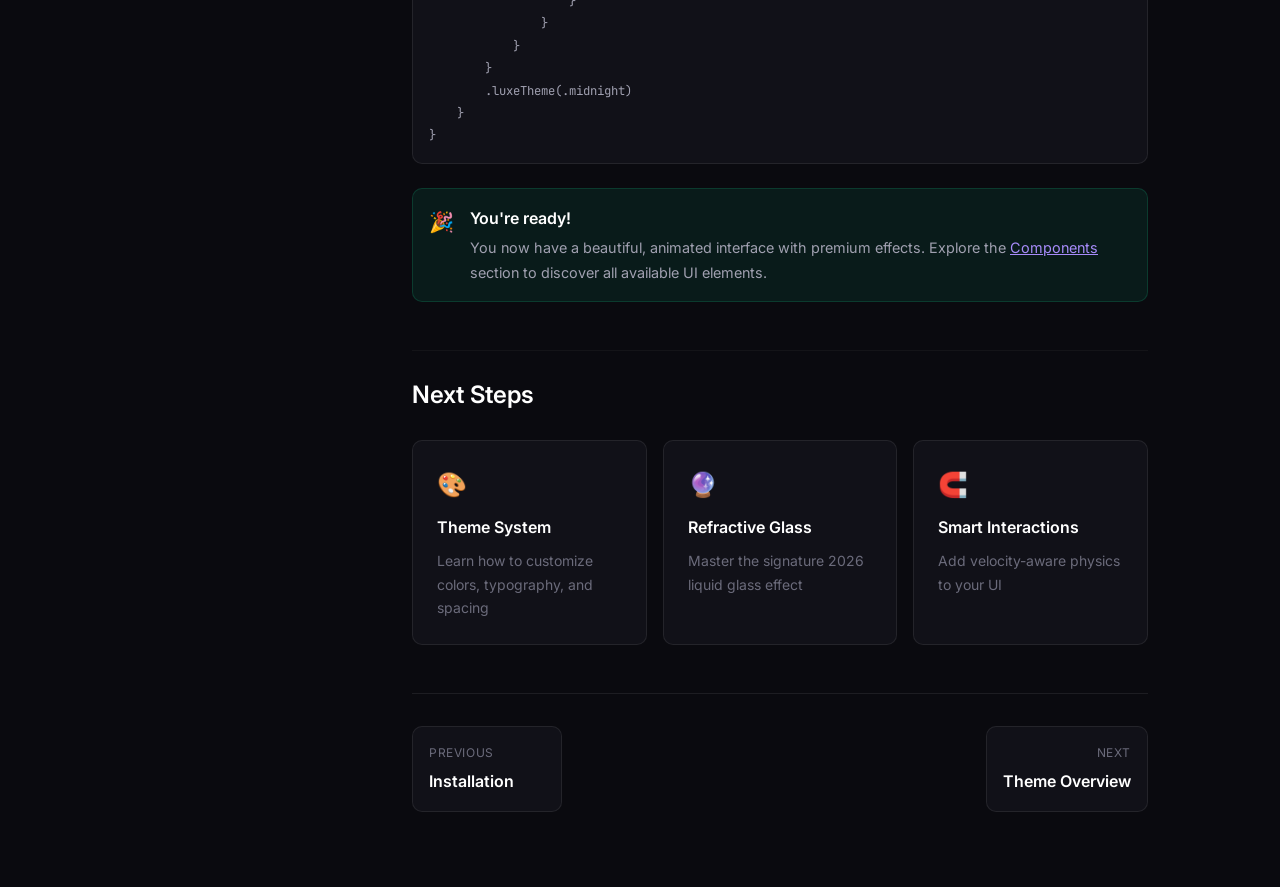
<file: docs/getting-started/quickstart.html>
<!DOCTYPE html>
<html lang="en">
<head>
    <meta charset="UTF-8">
    <meta name="viewport" content="width=device-width, initial-scale=1.0">
    <title>Quickstart - LuxeUI Documentation</title>
    <link rel="stylesheet" href="../docs-styles.css">
    <link rel="preconnect" href="https://fonts.googleapis.com">
    <link rel="preconnect" href="https://fonts.gstatic.com" crossorigin>
    <link href="https://fonts.googleapis.com/css2?family=Inter:wght@300;400;500;600;700&family=JetBrains+Mono:wght@400;500&display=swap" rel="stylesheet">
    <link rel="icon" type="image/svg+xml" href="data:image/svg+xml,<svg xmlns='http://www.w3.org/2000/svg' viewBox='0 0 100 100'><text y='.9em' font-size='90'>✨</text></svg>">
</head>
<body>
    <!-- Top Navigation -->
    <nav class="top-nav">
        <div class="top-nav-container">
            <a href="../index.html" class="nav-logo">
                <span class="logo-icon">✨</span>
                <span class="logo-text">LuxeUI</span>
                <span class="logo-badge">Docs</span>
            </a>
            <div class="nav-search">
                <svg class="search-icon" width="16" height="16" viewBox="0 0 24 24" fill="none" stroke="currentColor" stroke-width="2">
                    <circle cx="11" cy="11" r="8"></circle>
                    <path d="m21 21-4.35-4.35"></path>
                </svg>
                <input type="text" placeholder="Search documentation..." class="search-input">
                <span class="search-shortcut">⌘K</span>
            </div>
            <div class="nav-links">
                <a href="https://github.com/Ronitsabhaya75/Luxe-UI" class="nav-link" target="_blank">
                    <svg height="20" width="20" viewBox="0 0 16 16" fill="currentColor">
                        <path d="M8 0C3.58 0 0 3.58 0 8c0 3.54 2.29 6.53 5.47 7.59.4.07.55-.17.55-.38 0-.19-.01-.82-.01-1.49-2.01.37-2.53-.49-2.69-.94-.09-.23-.48-.94-.82-1.13-.28-.15-.68-.52-.01-.53.63-.01 1.08.58 1.23.82.72 1.21 1.87.87 2.33.66.07-.52.28-.87.51-1.07-1.78-.2-3.64-.89-3.64-3.95 0-.87.31-1.59.82-2.15-.08-.2-.36-1.02.08-2.12 0 0 .67-.21 2.2.82.64-.18 1.32-.27 2-.27.68 0 1.36.09 2 .27 1.53-1.04 2.2-.82 2.2-.82.44 1.1.16 1.92.08 2.12.51.56.82 1.27.82 2.15 0 3.07-1.87 3.75-3.65 3.95.29.25.54.73.54 1.48 0 1.07-.01 1.93-.01 2.2 0 .21.15.46.55.38A8.013 8.013 0 0016 8c0-4.42-3.58-8-8-8z"/>
                    </svg>
                </a>
            </div>
        </div>
    </nav>

    <div class="docs-layout">
        <!-- Sidebar -->
        <aside class="sidebar">
            <nav class="sidebar-nav">
                <div class="sidebar-section">
                    <h3 class="sidebar-heading">Getting Started</h3>
                    <ul class="sidebar-list">
                        <li><a href="welcome.html" class="sidebar-link">Welcome</a></li>
                        <li><a href="installation.html" class="sidebar-link">Installation</a></li>
                        <li><a href="quickstart.html" class="sidebar-link active">Quickstart</a></li>
                    </ul>
                </div>
                <div class="sidebar-section">
                    <h3 class="sidebar-heading">Theme System</h3>
                    <ul class="sidebar-list">
                        <li><a href="../themes/overview.html" class="sidebar-link">Overview</a></li>
                        <li><a href="../themes/presets.html" class="sidebar-link">Preset Themes</a></li>
                        <li><a href="../themes/customization.html" class="sidebar-link">Customization</a></li>
                        <li><a href="../themes/design-tokens.html" class="sidebar-link">Design Tokens</a></li>
                    </ul>
                </div>
                <div class="sidebar-section">
                    <h3 class="sidebar-heading">Components</h3>
                    <ul class="sidebar-list">
                        <li><a href="../components/refractive-glass.html" class="sidebar-link">Refractive Glass</a></li>
                        <li><a href="../components/luxe-card.html" class="sidebar-link">LuxeCard</a></li>
                        <li><a href="../components/luxe-button.html" class="sidebar-link">LuxeButton</a></li>
                        <li><a href="../components/glassmorphism.html" class="sidebar-link">Glassmorphism</a></li>
                        <li><a href="../components/circular-progress.html" class="sidebar-link">Circular Progress</a></li>
                        <li><a href="../components/multi-thumb-slider.html" class="sidebar-link">Multi-Thumb Slider</a></li>
                        <li><a href="../components/mesh-gradient.html" class="sidebar-link">Mesh Gradient</a></li>
                    </ul>
                </div>
                <div class="sidebar-section">
                    <h3 class="sidebar-heading">Interactions</h3>
                    <ul class="sidebar-list">
                        <li><a href="../interactions/smart-spring.html" class="sidebar-link">Smart Spring</a></li>
                        <li><a href="../interactions/predictive-layouts.html" class="sidebar-link">Predictive Layouts</a></li>
                        <li><a href="../interactions/haptics.html" class="sidebar-link">Haptic Feedback</a></li>
                    </ul>
                </div>
            </nav>
        </aside>

        <!-- Main Content -->
        <main class="docs-content">
            <div class="content-container">
                <div class="breadcrumb">
                    <a href="welcome.html">Getting Started</a>
                    <span class="breadcrumb-separator">/</span>
                    <span>Quickstart</span>
                </div>

                <article class="docs-article">
                    <h1>Quickstart</h1>
                    <p class="lead">Get up and running with LuxeUI in 5 minutes. This guide walks you through creating your first beautiful SwiftUI interface.</p>

                    <h2 id="step-1">Step 1: Import & Apply Theme</h2>
                    <p>Start by importing LuxeUI and applying a theme at your app's root. The theme automatically flows down to all LuxeUI components.</p>

                    <div class="code-block">
                        <div class="code-header">
                            <span class="code-lang">MyApp.swift</span>
                        </div>
                        <pre><code><span class="code-keyword">import</span> SwiftUI
<span class="code-keyword">import</span> LuxeUI

<span class="code-keyword">@main</span>
<span class="code-keyword">struct</span> <span class="code-type">MyApp</span>: <span class="code-type">App</span> {
    <span class="code-keyword">var</span> body: <span class="code-keyword">some</span> <span class="code-type">Scene</span> {
        <span class="code-type">WindowGroup</span> {
            <span class="code-type">ContentView</span>()
                .luxeTheme(.midnight)  <span class="code-comment">// Apply a preset theme</span>
        }
    }
}</code></pre>
                        <button class="copy-btn" onclick="copyCode(this)">Copy</button>
                    </div>

                    <div class="callout callout-info">
                        <div class="callout-icon">💡</div>
                        <div class="callout-content">
                            <strong>Available Themes</strong>
                            <p><code>.default</code>, <code>.midnight</code>, <code>.sunset</code>, <code>.ocean</code>, <code>.forest</code>, <code>.neon</code>, <code>.monochrome</code>, <code>.light</code></p>
                        </div>
                    </div>

                    <h2 id="step-2">Step 2: Create Your First Card</h2>
                    <p>LuxeCard is a versatile container with glassmorphic styling, hover effects, and haptic feedback.</p>

                    <div class="code-block">
                        <div class="code-header">
                            <span class="code-lang">ContentView.swift</span>
                        </div>
                        <pre><code><span class="code-keyword">import</span> SwiftUI
<span class="code-keyword">import</span> LuxeUI

<span class="code-keyword">struct</span> <span class="code-type">ContentView</span>: <span class="code-type">View</span> {
    <span class="code-keyword">var</span> body: <span class="code-keyword">some</span> <span class="code-type">View</span> {
        <span class="code-type">LuxeCard</span> {
            <span class="code-type">VStack</span>(spacing: <span class="code-number">12</span>) {
                <span class="code-type">Image</span>(systemName: <span class="code-string">"star.fill"</span>)
                    .font(.system(size: <span class="code-number">40</span>))
                    .foregroundColor(.yellow)
                <span class="code-type">Text</span>(<span class="code-string">"Premium Feature"</span>)
                    .font(.headline)
                <span class="code-type">Text</span>(<span class="code-string">"Hover to see the effect!"</span>)
                    .font(.caption)
                    .foregroundStyle(.secondary)
            }
            .padding()
        }
        .frame(width: <span class="code-number">280</span>, height: <span class="code-number">180</span>)
    }
}</code></pre>
                        <button class="copy-btn" onclick="copyCode(this)">Copy</button>
                    </div>

                    <h2 id="step-3">Step 3: Add Refractive Glass ✨</h2>
                    <p>The signature 2026 effect—real lens distortion that warps the background like looking through water.</p>

                    <div class="code-block">
                        <div class="code-header">
                            <span class="code-lang">Swift</span>
                        </div>
                        <pre><code><span class="code-comment">// Option 1: Use the view modifier</span>
<span class="code-type">VStack</span> {
    <span class="code-type">Text</span>(<span class="code-string">"Premium Content"</span>)
        .font(.title)
}
.padding(<span class="code-number">32</span>)
.refractiveGlass(intensity: <span class="code-number">0.2</span>)

<span class="code-comment">// Option 2: Use the card component</span>
<span class="code-type">RefractiveGlassCard</span>(
    distortionIntensity: <span class="code-number">0.25</span>,
    chromaticAberration: <span class="code-keyword">true</span>
) {
    <span class="code-type">VStack</span>(spacing: <span class="code-number">16</span>) {
        <span class="code-type">Image</span>(systemName: <span class="code-string">"wand.and.stars"</span>)
            .font(.system(size: <span class="code-number">50</span>))
        <span class="code-type">Text</span>(<span class="code-string">"Liquid Glass"</span>)
            .font(.title2.bold())
    }
}
.frame(width: <span class="code-number">300</span>, height: <span class="code-number">220</span>)</code></pre>
                        <button class="copy-btn" onclick="copyCode(this)">Copy</button>
                    </div>

                    <h2 id="step-4">Step 4: Add an Animated Background</h2>
                    <p>Create depth and atmosphere with animated mesh gradients.</p>

                    <div class="code-block">
                        <div class="code-header">
                            <span class="code-lang">Swift</span>
                        </div>
                        <pre><code><span class="code-type">ZStack</span> {
    <span class="code-comment">// Animated gradient background</span>
    <span class="code-type">MeshGradientBackground</span>(colors: [
        <span class="code-type">Color</span>(red: <span class="code-number">0.4</span>, green: <span class="code-number">0.2</span>, blue: <span class="code-number">0.8</span>),
        <span class="code-type">Color</span>(red: <span class="code-number">0.8</span>, green: <span class="code-number">0.2</span>, blue: <span class="code-number">0.6</span>),
        <span class="code-type">Color</span>(red: <span class="code-number">0.2</span>, green: <span class="code-number">0.6</span>, blue: <span class="code-number">0.9</span>)
    ])
    
    <span class="code-comment">// Your content on top</span>
    <span class="code-type">RefractiveGlassCard</span> {
        <span class="code-type">Text</span>(<span class="code-string">"Hello, LuxeUI!"</span>)
    }
}</code></pre>
                        <button class="copy-btn" onclick="copyCode(this)">Copy</button>
                    </div>

                    <h2 id="step-5">Step 5: Interactive Components</h2>
                    <p>Add buttons, progress indicators, and sliders with premium styling.</p>

                    <div class="code-block">
                        <div class="code-header">
                            <span class="code-lang">Swift</span>
                        </div>
                        <pre><code><span class="code-keyword">struct</span> <span class="code-type">InteractiveExample</span>: <span class="code-type">View</span> {
    <span class="code-keyword">@State</span> <span class="code-keyword">private var</span> progress: <span class="code-type">Double</span> = <span class="code-number">0.65</span>
    <span class="code-keyword">@State</span> <span class="code-keyword">private var</span> priceRange: [<span class="code-type">Double</span>] = [<span class="code-number">20</span>, <span class="code-number">80</span>]
    
    <span class="code-keyword">var</span> body: <span class="code-keyword">some</span> <span class="code-type">View</span> {
        <span class="code-type">VStack</span>(spacing: <span class="code-number">32</span>) {
            <span class="code-comment">// Premium button with haptic feedback</span>
            <span class="code-type">LuxeButton</span>(<span class="code-string">"Get Started"</span>, style: .primary) {
                <span class="code-keyword">print</span>(<span class="code-string">"Tapped!"</span>)
            }
            
            <span class="code-comment">// Animated progress ring</span>
            <span class="code-type">CircularProgressBar</span>(
                progress: progress,
                showPercentage: <span class="code-keyword">true</span>,
                gradient: <span class="code-keyword">true</span>
            )
            .frame(width: <span class="code-number">120</span>, height: <span class="code-number">120</span>)
            
            <span class="code-comment">// Multi-thumb range slider</span>
            <span class="code-type">MultiThumbSlider</span>(
                values: $priceRange,
                range: <span class="code-number">0</span>...<span class="code-number">100</span>,
                showLabels: <span class="code-keyword">true</span>
            )
            .frame(width: <span class="code-number">300</span>)
        }
    }
}</code></pre>
                        <button class="copy-btn" onclick="copyCode(this)">Copy</button>
                    </div>

                    <h2 id="complete-example">Complete Example</h2>
                    <p>Here's everything together in a complete, beautiful interface:</p>

                    <div class="code-block">
                        <div class="code-header">
                            <span class="code-lang">ContentView.swift</span>
                        </div>
                        <pre><code><span class="code-keyword">import</span> SwiftUI
<span class="code-keyword">import</span> LuxeUI

<span class="code-keyword">struct</span> <span class="code-type">ContentView</span>: <span class="code-type">View</span> {
    <span class="code-keyword">@State</span> <span class="code-keyword">private var</span> progress: <span class="code-type">Double</span> = <span class="code-number">0.75</span>
    
    <span class="code-keyword">var</span> body: <span class="code-keyword">some</span> <span class="code-type">View</span> {
        <span class="code-type">ZStack</span> {
            <span class="code-comment">// Animated background</span>
            <span class="code-type">MeshGradientBackground</span>()
            
            <span class="code-type">VStack</span>(spacing: <span class="code-number">32</span>) {
                <span class="code-comment">// Hero card with refractive glass</span>
                <span class="code-type">RefractiveGlassCard</span>(configuration: .liquid) {
                    <span class="code-type">VStack</span>(spacing: <span class="code-number">16</span>) {
                        <span class="code-type">CircularProgressBar</span>(
                            progress: progress,
                            showPercentage: <span class="code-keyword">true</span>
                        )
                        .frame(width: <span class="code-number">100</span>, height: <span class="code-number">100</span>)
                        
                        <span class="code-type">Text</span>(<span class="code-string">"Project Progress"</span>)
                            .font(.headline)
                    }
                    .padding()
                }
                .frame(width: <span class="code-number">280</span>, height: <span class="code-number">220</span>)
                
                <span class="code-comment">// Action button</span>
                <span class="code-type">LuxeButton</span>(<span class="code-string">"Continue"</span>, style: .primary) {
                    <span class="code-keyword">withAnimation</span> {
                        progress = <span class="code-type">Double</span>.random(in: <span class="code-number">0.5</span>...<span class="code-number">1.0</span>)
                    }
                }
            }
        }
        .luxeTheme(.midnight)
    }
}</code></pre>
                        <button class="copy-btn" onclick="copyCode(this)">Copy</button>
                    </div>

                    <div class="callout callout-success">
                        <div class="callout-icon">🎉</div>
                        <div class="callout-content">
                            <strong>You're ready!</strong>
                            <p>You now have a beautiful, animated interface with premium effects. Explore the <a href="../components/refractive-glass.html">Components</a> section to discover all available UI elements.</p>
                        </div>
                    </div>

                    <h2>Next Steps</h2>
                    <div class="next-steps-grid">
                        <a href="../themes/overview.html" class="next-step-card">
                            <span class="next-step-icon">🎨</span>
                            <span class="next-step-title">Theme System</span>
                            <span class="next-step-desc">Learn how to customize colors, typography, and spacing</span>
                        </a>
                        <a href="../components/refractive-glass.html" class="next-step-card">
                            <span class="next-step-icon">🔮</span>
                            <span class="next-step-title">Refractive Glass</span>
                            <span class="next-step-desc">Master the signature 2026 liquid glass effect</span>
                        </a>
                        <a href="../interactions/smart-spring.html" class="next-step-card">
                            <span class="next-step-icon">🧲</span>
                            <span class="next-step-title">Smart Interactions</span>
                            <span class="next-step-desc">Add velocity-aware physics to your UI</span>
                        </a>
                    </div>
                </article>

                <!-- Page Navigation -->
                <nav class="page-nav">
                    <a href="installation.html" class="page-nav-link prev">
                        <span class="page-nav-label">Previous</span>
                        <span class="page-nav-title">Installation</span>
                    </a>
                    <a href="../themes/overview.html" class="page-nav-link next">
                        <span class="page-nav-label">Next</span>
                        <span class="page-nav-title">Theme Overview</span>
                    </a>
                </nav>
            </div>
        </main>
    </div>

    <script src="../docs-script.js"></script>
    <script defer src="https://va.vercel-scripts.com/v1/script.js"></script>
</body>
</html>
</file>
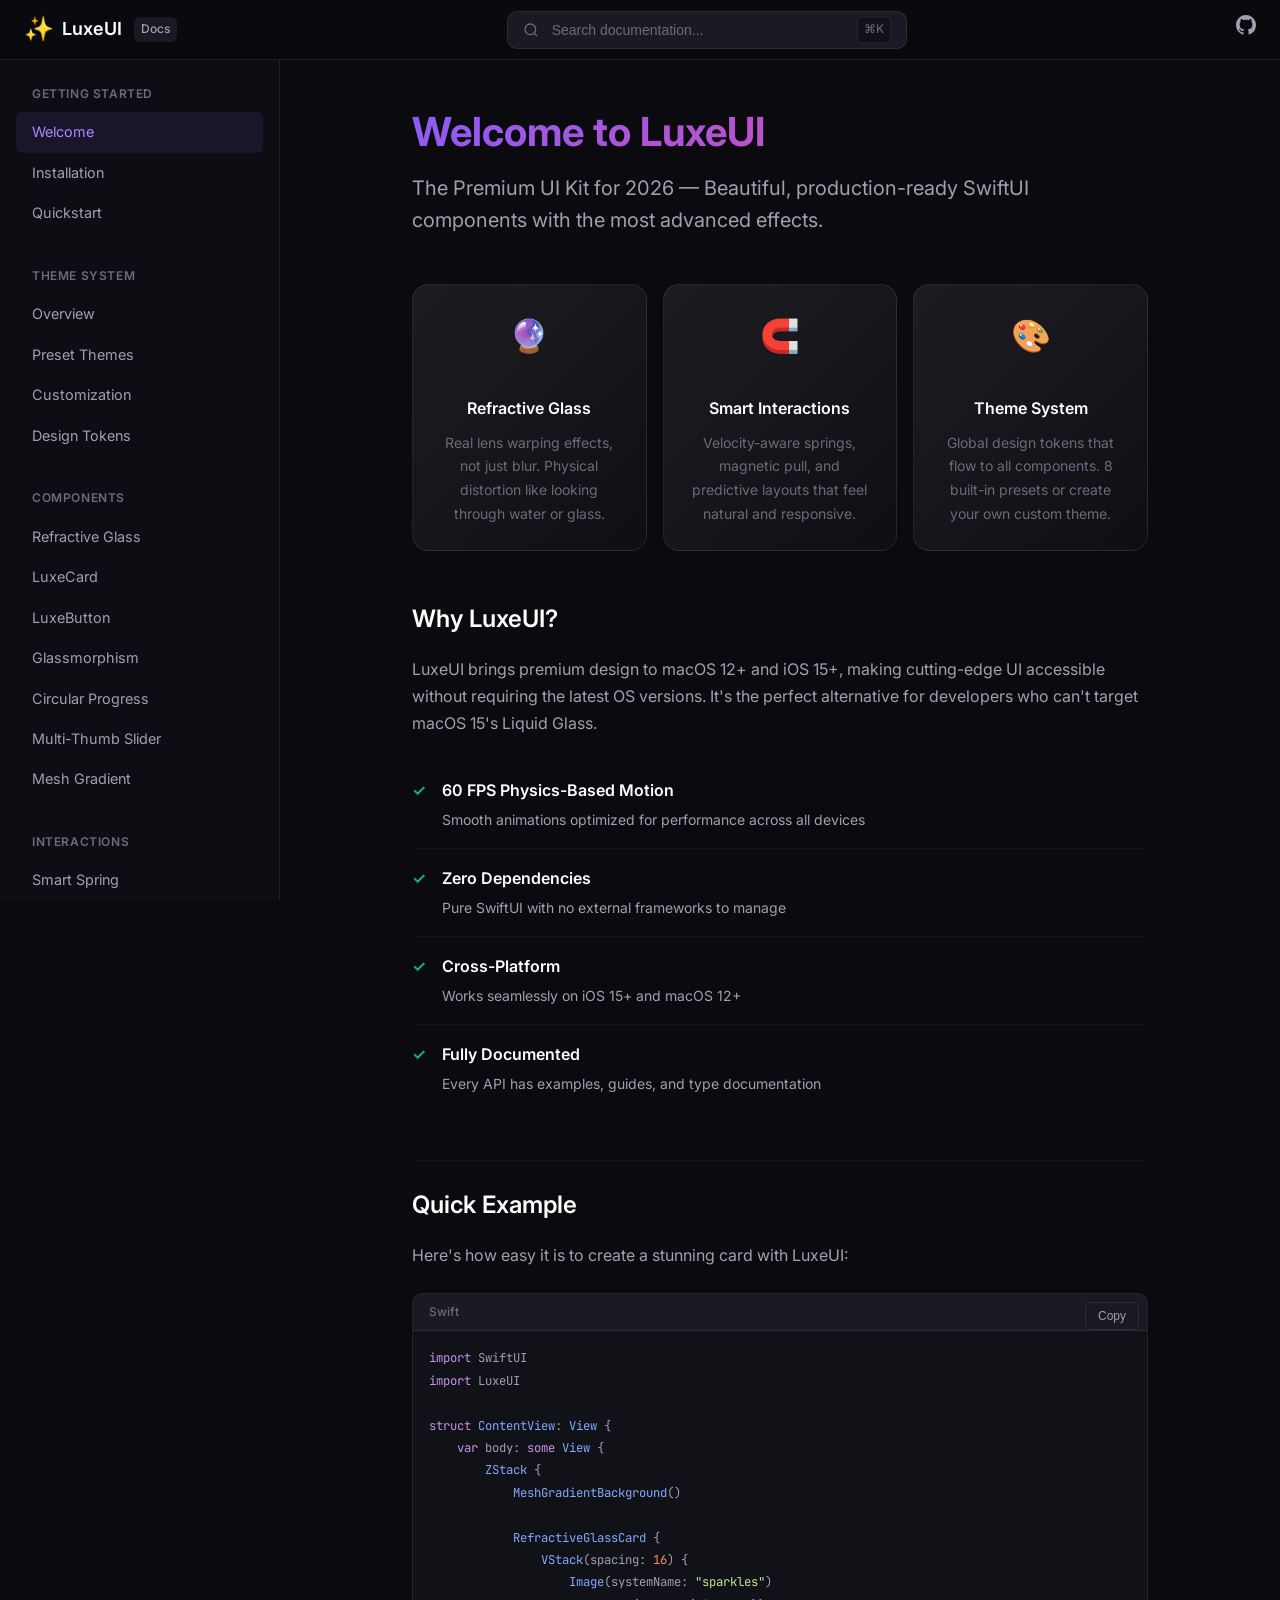
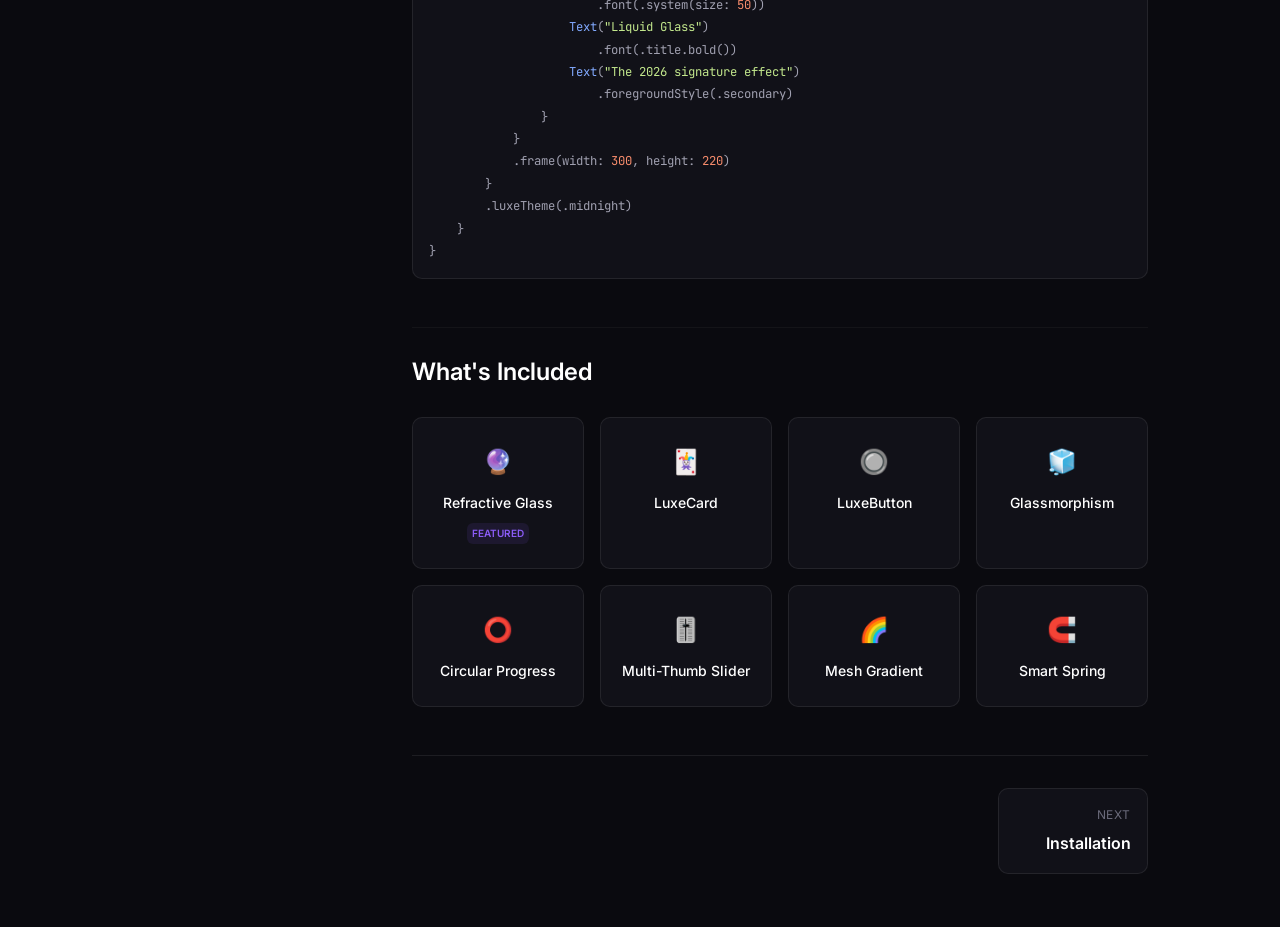
<file: docs/getting-started/welcome.html>
<!DOCTYPE html>
<html lang="en">
<head>
    <meta charset="UTF-8">
    <meta name="viewport" content="width=device-width, initial-scale=1.0">
    <title>Welcome - LuxeUI Documentation</title>
    <link rel="stylesheet" href="../docs-styles.css">
    <link rel="preconnect" href="https://fonts.googleapis.com">
    <link rel="preconnect" href="https://fonts.gstatic.com" crossorigin>
    <link href="https://fonts.googleapis.com/css2?family=Inter:wght@300;400;500;600;700&family=JetBrains+Mono:wght@400;500&display=swap" rel="stylesheet">
    <link rel="icon" type="image/svg+xml" href="data:image/svg+xml,<svg xmlns='http://www.w3.org/2000/svg' viewBox='0 0 100 100'><text y='.9em' font-size='90'>✨</text></svg>">
</head>
<body>
    <!-- Top Navigation -->
    <nav class="top-nav">
        <div class="top-nav-container">
            <a href="../index.html" class="nav-logo">
                <span class="logo-icon">✨</span>
                <span class="logo-text">LuxeUI</span>
                <span class="logo-badge">Docs</span>
            </a>
            <div class="nav-search">
                <svg class="search-icon" width="16" height="16" viewBox="0 0 24 24" fill="none" stroke="currentColor" stroke-width="2">
                    <circle cx="11" cy="11" r="8"></circle>
                    <path d="m21 21-4.35-4.35"></path>
                </svg>
                <input type="text" placeholder="Search documentation..." class="search-input">
                <span class="search-shortcut">⌘K</span>
            </div>
            <div class="nav-links">
                <a href="https://github.com/Ronitsabhaya75/Luxe-UI" class="nav-link" target="_blank">
                    <svg height="20" width="20" viewBox="0 0 16 16" fill="currentColor">
                        <path d="M8 0C3.58 0 0 3.58 0 8c0 3.54 2.29 6.53 5.47 7.59.4.07.55-.17.55-.38 0-.19-.01-.82-.01-1.49-2.01.37-2.53-.49-2.69-.94-.09-.23-.48-.94-.82-1.13-.28-.15-.68-.52-.01-.53.63-.01 1.08.58 1.23.82.72 1.21 1.87.87 2.33.66.07-.52.28-.87.51-1.07-1.78-.2-3.64-.89-3.64-3.95 0-.87.31-1.59.82-2.15-.08-.2-.36-1.02.08-2.12 0 0 .67-.21 2.2.82.64-.18 1.32-.27 2-.27.68 0 1.36.09 2 .27 1.53-1.04 2.2-.82 2.2-.82.44 1.1.16 1.92.08 2.12.51.56.82 1.27.82 2.15 0 3.07-1.87 3.75-3.65 3.95.29.25.54.73.54 1.48 0 1.07-.01 1.93-.01 2.2 0 .21.15.46.55.38A8.013 8.013 0 0016 8c0-4.42-3.58-8-8-8z"/>
                    </svg>
                </a>
            </div>
        </div>
    </nav>

    <div class="docs-layout">
        <!-- Sidebar -->
        <aside class="sidebar">
            <nav class="sidebar-nav">
                <div class="sidebar-section">
                    <h3 class="sidebar-heading">Getting Started</h3>
                    <ul class="sidebar-list">
                        <li><a href="welcome.html" class="sidebar-link active">Welcome</a></li>
                        <li><a href="installation.html" class="sidebar-link">Installation</a></li>
                        <li><a href="quickstart.html" class="sidebar-link">Quickstart</a></li>
                    </ul>
                </div>
                <div class="sidebar-section">
                    <h3 class="sidebar-heading">Theme System</h3>
                    <ul class="sidebar-list">
                        <li><a href="../themes/overview.html" class="sidebar-link">Overview</a></li>
                        <li><a href="../themes/presets.html" class="sidebar-link">Preset Themes</a></li>
                        <li><a href="../themes/customization.html" class="sidebar-link">Customization</a></li>
                        <li><a href="../themes/design-tokens.html" class="sidebar-link">Design Tokens</a></li>
                    </ul>
                </div>
                <div class="sidebar-section">
                    <h3 class="sidebar-heading">Components</h3>
                    <ul class="sidebar-list">
                        <li><a href="../components/refractive-glass.html" class="sidebar-link">Refractive Glass</a></li>
                        <li><a href="../components/luxe-card.html" class="sidebar-link">LuxeCard</a></li>
                        <li><a href="../components/luxe-button.html" class="sidebar-link">LuxeButton</a></li>
                        <li><a href="../components/glassmorphism.html" class="sidebar-link">Glassmorphism</a></li>
                        <li><a href="../components/circular-progress.html" class="sidebar-link">Circular Progress</a></li>
                        <li><a href="../components/multi-thumb-slider.html" class="sidebar-link">Multi-Thumb Slider</a></li>
                        <li><a href="../components/mesh-gradient.html" class="sidebar-link">Mesh Gradient</a></li>
                    </ul>
                </div>
                <div class="sidebar-section">
                    <h3 class="sidebar-heading">Interactions</h3>
                    <ul class="sidebar-list">
                        <li><a href="../interactions/smart-spring.html" class="sidebar-link">Smart Spring</a></li>
                        <li><a href="../interactions/predictive-layouts.html" class="sidebar-link">Predictive Layouts</a></li>
                        <li><a href="../interactions/haptics.html" class="sidebar-link">Haptic Feedback</a></li>
                    </ul>
                </div>
            </nav>
        </aside>

        <!-- Main Content -->
        <main class="docs-content">
            <div class="content-container">
                <article class="docs-article">
                    <h1>Welcome to LuxeUI</h1>
                    <p class="lead">The Premium UI Kit for 2026 — Beautiful, production-ready SwiftUI components with the most advanced effects.</p>

                    <div class="hero-cards">
                        <div class="hero-card">
                            <div class="hero-card-icon">🔮</div>
                            <h3>Refractive Glass</h3>
                            <p>Real lens warping effects, not just blur. Physical distortion like looking through water or glass.</p>
                        </div>
                        <div class="hero-card">
                            <div class="hero-card-icon">🧲</div>
                            <h3>Smart Interactions</h3>
                            <p>Velocity-aware springs, magnetic pull, and predictive layouts that feel natural and responsive.</p>
                        </div>
                        <div class="hero-card">
                            <div class="hero-card-icon">🎨</div>
                            <h3>Theme System</h3>
                            <p>Global design tokens that flow to all components. 8 built-in presets or create your own custom theme.</p>
                        </div>
                    </div>

                    <h2>Why LuxeUI?</h2>
                    <p>LuxeUI brings premium design to macOS 12+ and iOS 15+, making cutting-edge UI accessible without requiring the latest OS versions. It's the perfect alternative for developers who can't target macOS 15's Liquid Glass.</p>

                    <div class="feature-list">
                        <div class="feature-item">
                            <span class="feature-check">✓</span>
                            <div>
                                <strong>60 FPS Physics-Based Motion</strong>
                                <p>Smooth animations optimized for performance across all devices</p>
                            </div>
                        </div>
                        <div class="feature-item">
                            <span class="feature-check">✓</span>
                            <div>
                                <strong>Zero Dependencies</strong>
                                <p>Pure SwiftUI with no external frameworks to manage</p>
                            </div>
                        </div>
                        <div class="feature-item">
                            <span class="feature-check">✓</span>
                            <div>
                                <strong>Cross-Platform</strong>
                                <p>Works seamlessly on iOS 15+ and macOS 12+</p>
                            </div>
                        </div>
                        <div class="feature-item">
                            <span class="feature-check">✓</span>
                            <div>
                                <strong>Fully Documented</strong>
                                <p>Every API has examples, guides, and type documentation</p>
                            </div>
                        </div>
                    </div>

                    <h2>Quick Example</h2>
                    <p>Here's how easy it is to create a stunning card with LuxeUI:</p>

                    <div class="code-block">
                        <div class="code-header">
                            <span class="code-lang">Swift</span>
                        </div>
                        <pre><code><span class="code-keyword">import</span> SwiftUI
<span class="code-keyword">import</span> LuxeUI

<span class="code-keyword">struct</span> <span class="code-type">ContentView</span>: <span class="code-type">View</span> {
    <span class="code-keyword">var</span> body: <span class="code-keyword">some</span> <span class="code-type">View</span> {
        <span class="code-type">ZStack</span> {
            <span class="code-type">MeshGradientBackground</span>()
            
            <span class="code-type">RefractiveGlassCard</span> {
                <span class="code-type">VStack</span>(spacing: <span class="code-number">16</span>) {
                    <span class="code-type">Image</span>(systemName: <span class="code-string">"sparkles"</span>)
                        .font(.system(size: <span class="code-number">50</span>))
                    <span class="code-type">Text</span>(<span class="code-string">"Liquid Glass"</span>)
                        .font(.title.bold())
                    <span class="code-type">Text</span>(<span class="code-string">"The 2026 signature effect"</span>)
                        .foregroundStyle(.secondary)
                }
            }
            .frame(width: <span class="code-number">300</span>, height: <span class="code-number">220</span>)
        }
        .luxeTheme(.midnight)
    }
}</code></pre>
                        <button class="copy-btn" onclick="copyCode(this)">Copy</button>
                    </div>

                    <h2>What's Included</h2>
                    
                    <div class="component-grid">
                        <a href="../components/refractive-glass.html" class="component-preview">
                            <span class="component-preview-icon">🔮</span>
                            <span class="component-preview-name">Refractive Glass</span>
                            <span class="component-preview-badge">Featured</span>
                        </a>
                        <a href="../components/luxe-card.html" class="component-preview">
                            <span class="component-preview-icon">🃏</span>
                            <span class="component-preview-name">LuxeCard</span>
                        </a>
                        <a href="../components/luxe-button.html" class="component-preview">
                            <span class="component-preview-icon">🔘</span>
                            <span class="component-preview-name">LuxeButton</span>
                        </a>
                        <a href="../components/glassmorphism.html" class="component-preview">
                            <span class="component-preview-icon">🧊</span>
                            <span class="component-preview-name">Glassmorphism</span>
                        </a>
                        <a href="../components/circular-progress.html" class="component-preview">
                            <span class="component-preview-icon">⭕</span>
                            <span class="component-preview-name">Circular Progress</span>
                        </a>
                        <a href="../components/multi-thumb-slider.html" class="component-preview">
                            <span class="component-preview-icon">🎚️</span>
                            <span class="component-preview-name">Multi-Thumb Slider</span>
                        </a>
                        <a href="../components/mesh-gradient.html" class="component-preview">
                            <span class="component-preview-icon">🌈</span>
                            <span class="component-preview-name">Mesh Gradient</span>
                        </a>
                        <a href="../interactions/smart-spring.html" class="component-preview">
                            <span class="component-preview-icon">🧲</span>
                            <span class="component-preview-name">Smart Spring</span>
                        </a>
                    </div>
                </article>

                <!-- Page Navigation -->
                <nav class="page-nav">
                    <div class="page-nav-link prev disabled"></div>
                    <a href="installation.html" class="page-nav-link next">
                        <span class="page-nav-label">Next</span>
                        <span class="page-nav-title">Installation</span>
                    </a>
                </nav>
            </div>
        </main>
    </div>

    <script src="../docs-script.js"></script>
    <script defer src="https://va.vercel-scripts.com/v1/script.js"></script>
</body>
</html>
</file>
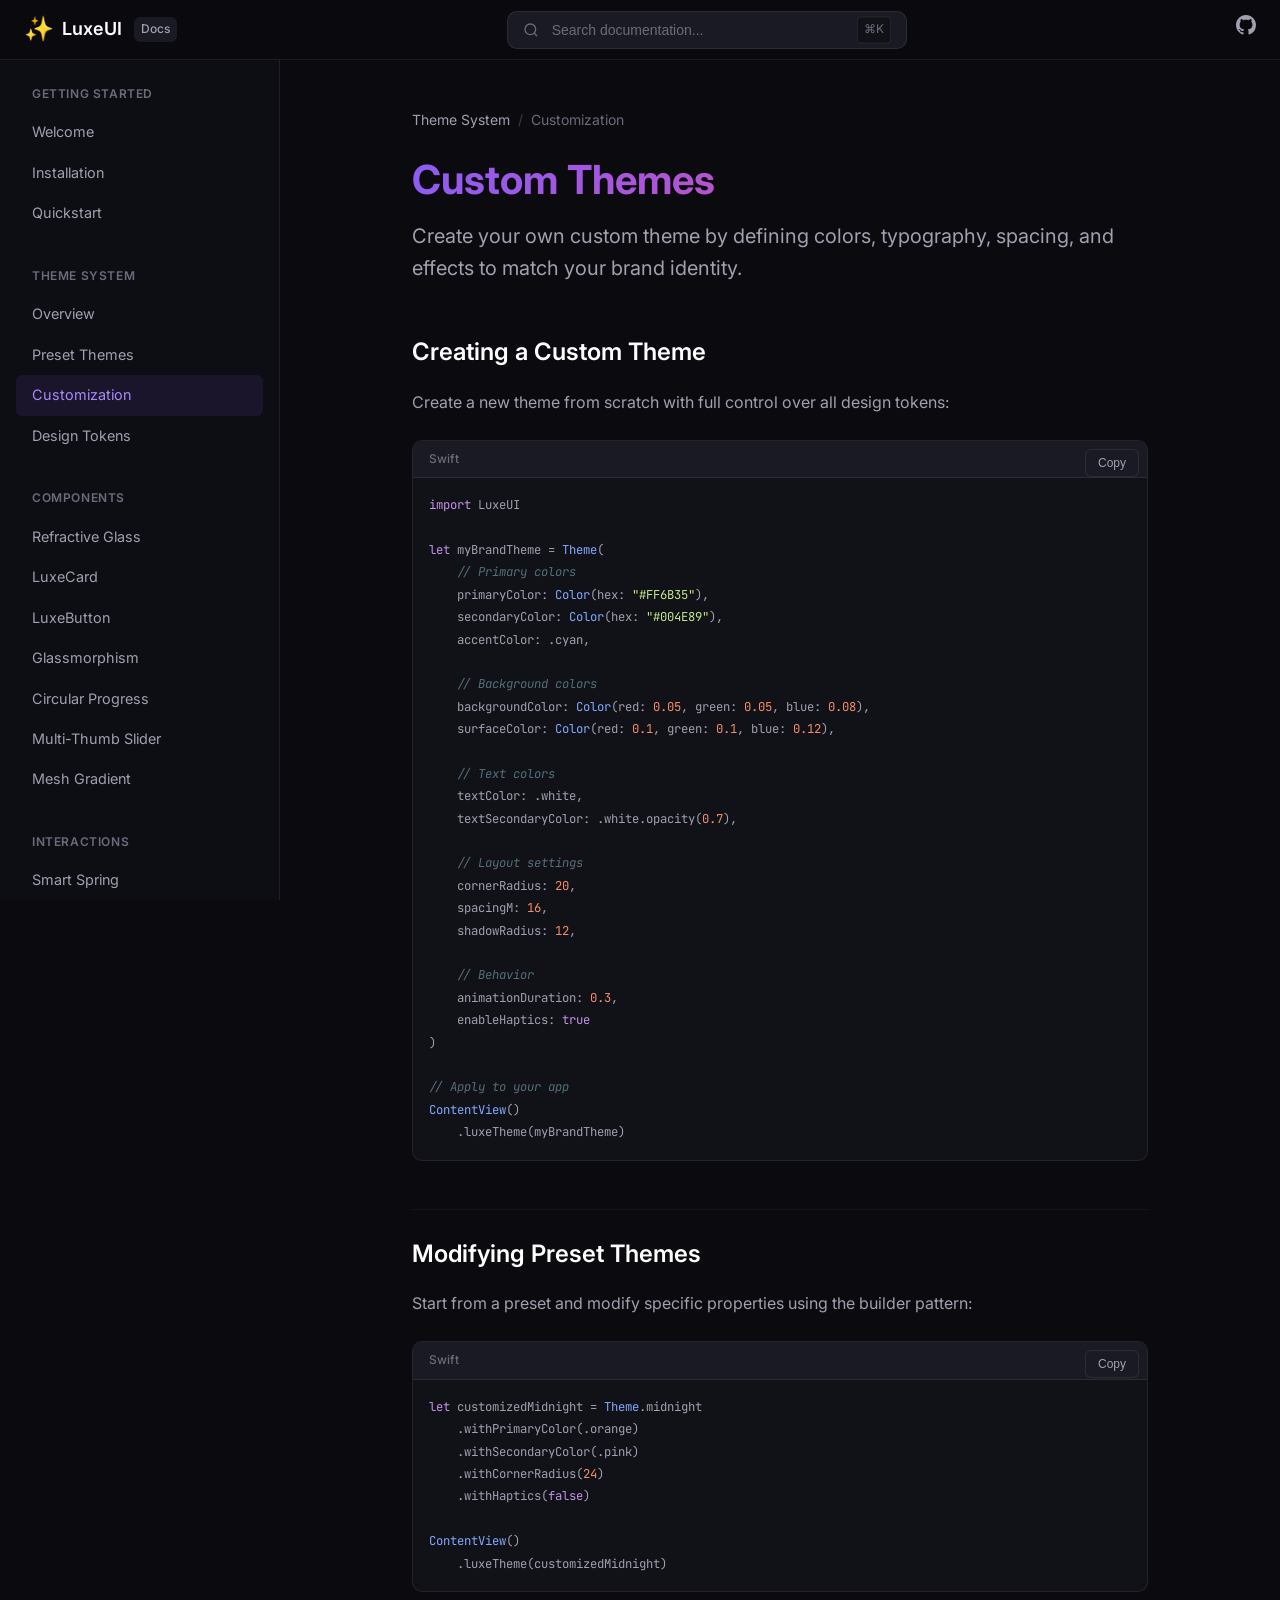
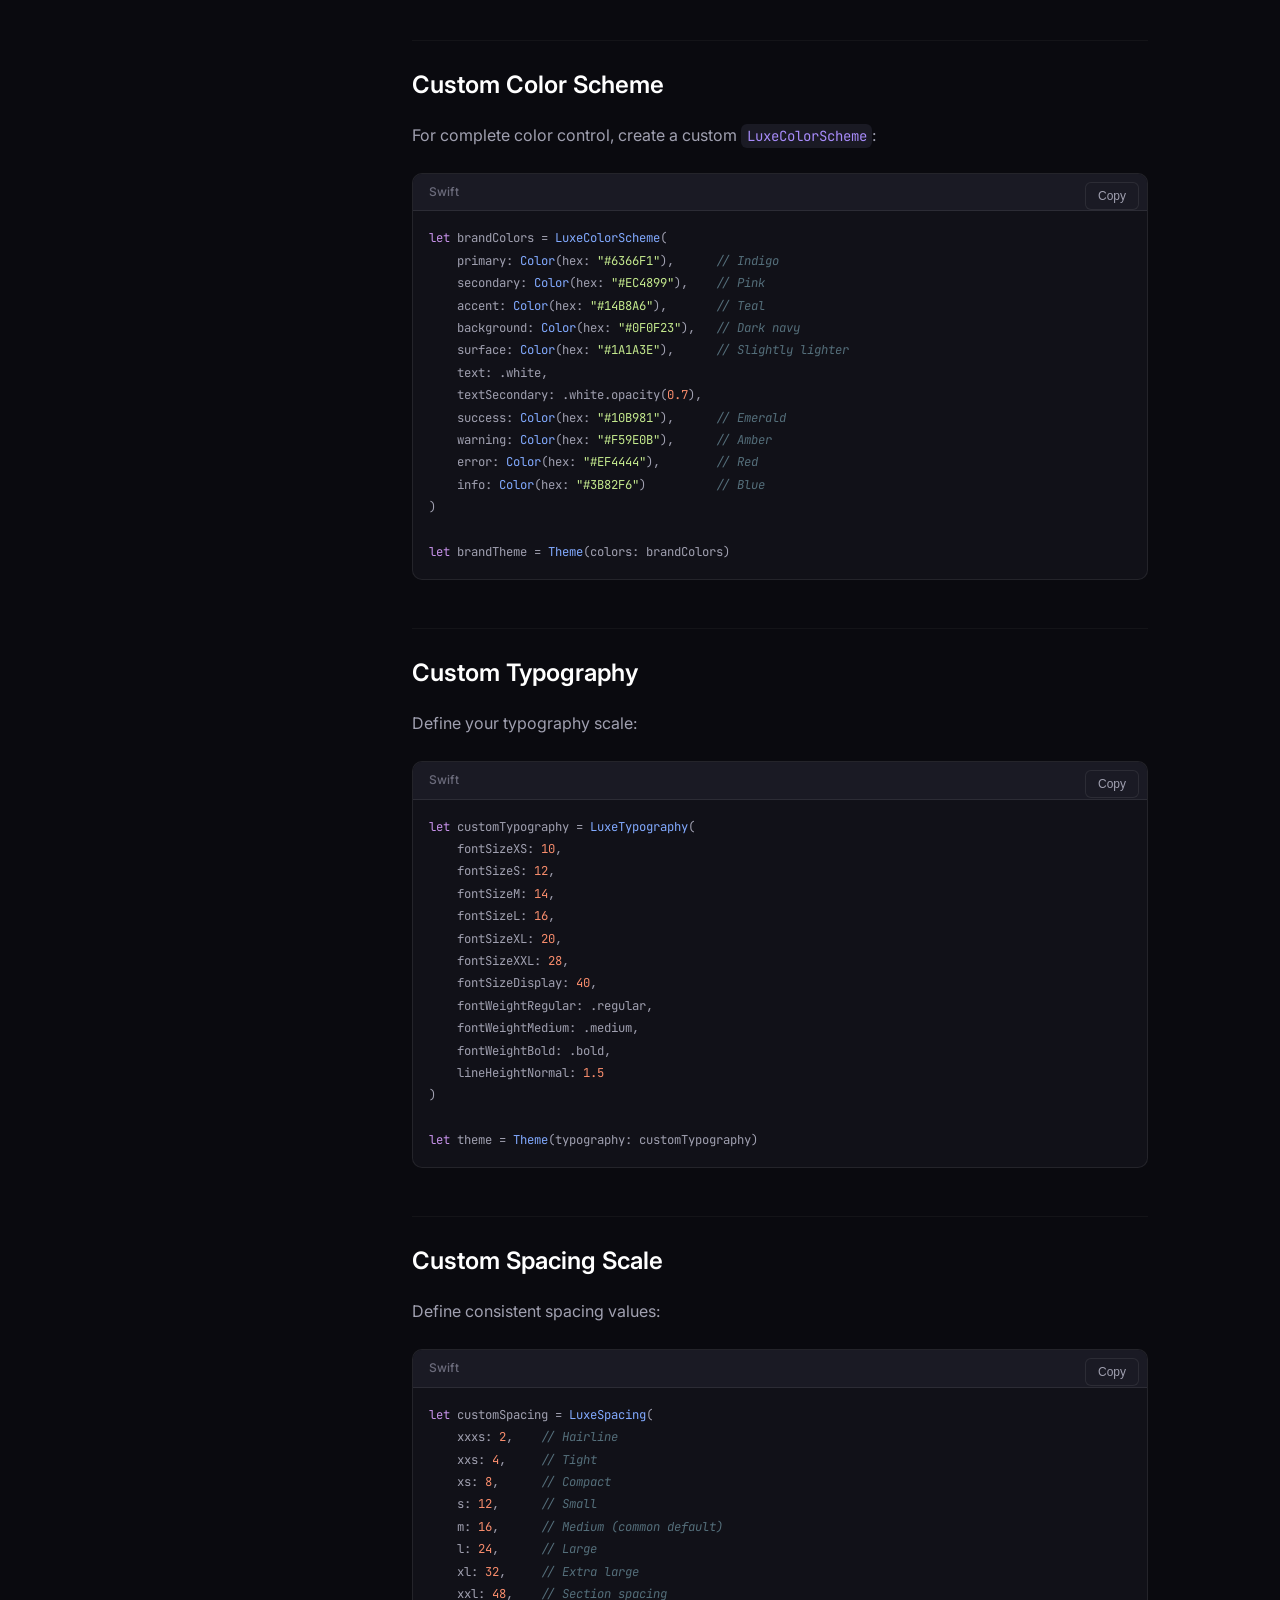
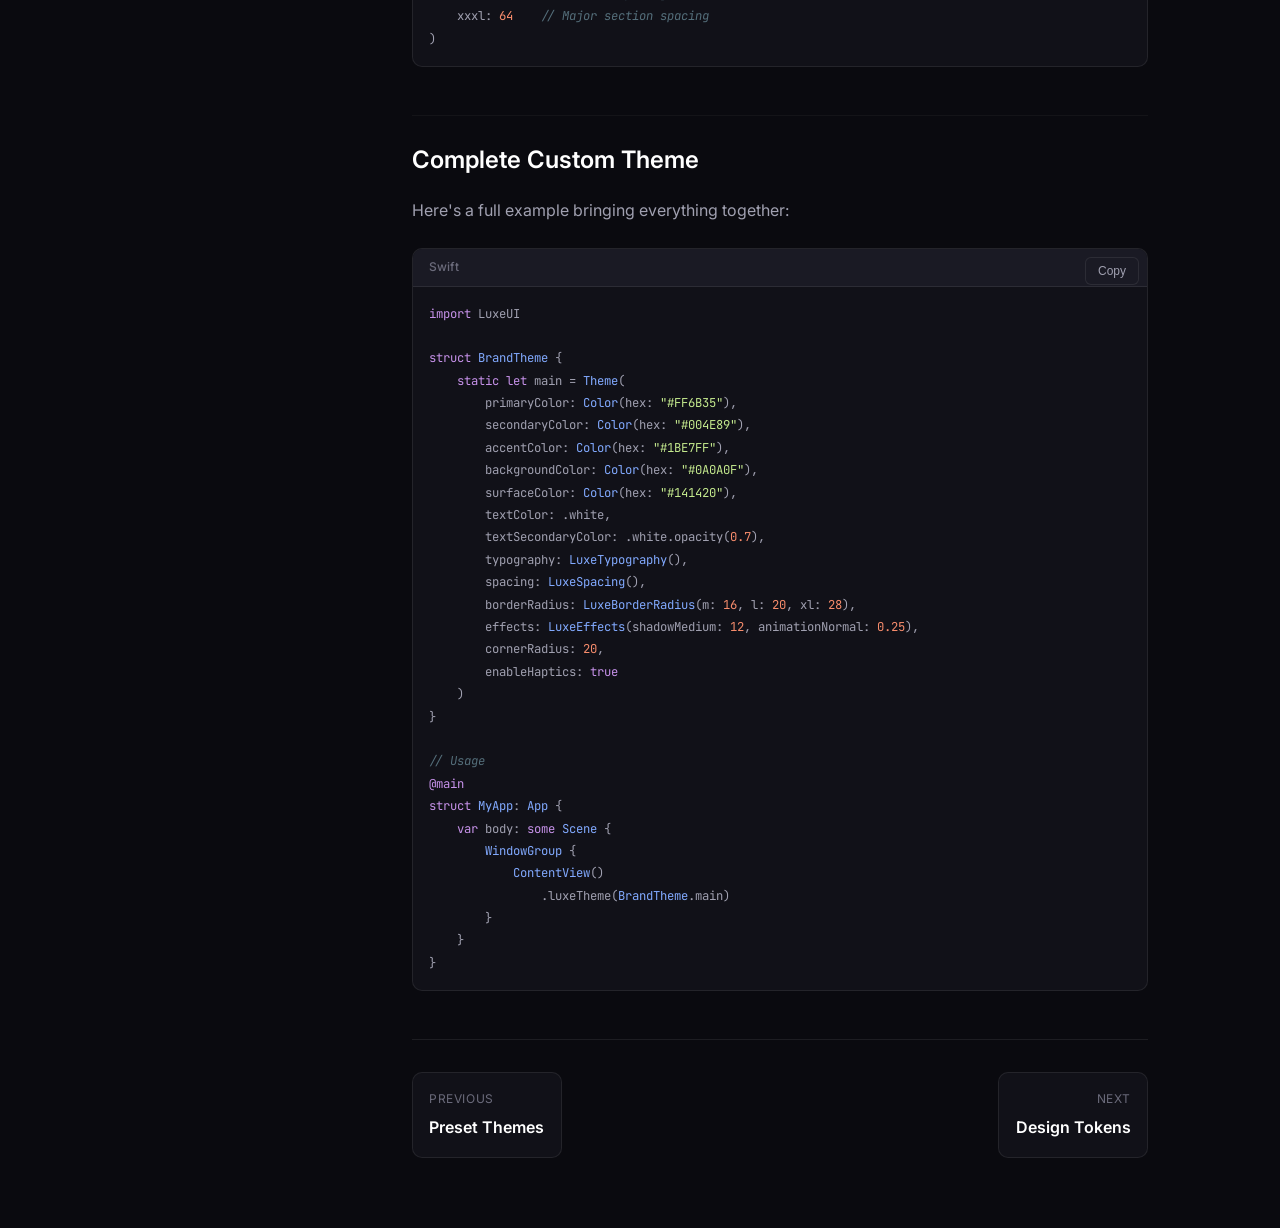
<file: docs/themes/customization.html>
<!DOCTYPE html>
<html lang="en">
<head>
    <meta charset="UTF-8">
    <meta name="viewport" content="width=device-width, initial-scale=1.0">
    <title>Customization - LuxeUI Documentation</title>
    <link rel="stylesheet" href="../docs-styles.css">
    <link rel="preconnect" href="https://fonts.googleapis.com">
    <link rel="preconnect" href="https://fonts.gstatic.com" crossorigin>
    <link href="https://fonts.googleapis.com/css2?family=Inter:wght@300;400;500;600;700&family=JetBrains+Mono:wght@400;500&display=swap" rel="stylesheet">
    <link rel="icon" type="image/svg+xml" href="data:image/svg+xml,<svg xmlns='http://www.w3.org/2000/svg' viewBox='0 0 100 100'><text y='.9em' font-size='90'>✨</text></svg>">
</head>
<body>
    <nav class="top-nav">
        <div class="top-nav-container">
            <a href="../index.html" class="nav-logo">
                <span class="logo-icon">✨</span>
                <span class="logo-text">LuxeUI</span>
                <span class="logo-badge">Docs</span>
            </a>
            <div class="nav-search">
                <svg class="search-icon" width="16" height="16" viewBox="0 0 24 24" fill="none" stroke="currentColor" stroke-width="2">
                    <circle cx="11" cy="11" r="8"></circle>
                    <path d="m21 21-4.35-4.35"></path>
                </svg>
                <input type="text" placeholder="Search documentation..." class="search-input">
                <span class="search-shortcut">⌘K</span>
            </div>
            <div class="nav-links">
                <a href="https://github.com/Ronitsabhaya75/Luxe-UI" class="nav-link" target="_blank">
                    <svg height="20" width="20" viewBox="0 0 16 16" fill="currentColor">
                        <path d="M8 0C3.58 0 0 3.58 0 8c0 3.54 2.29 6.53 5.47 7.59.4.07.55-.17.55-.38 0-.19-.01-.82-.01-1.49-2.01.37-2.53-.49-2.69-.94-.09-.23-.48-.94-.82-1.13-.28-.15-.68-.52-.01-.53.63-.01 1.08.58 1.23.82.72 1.21 1.87.87 2.33.66.07-.52.28-.87.51-1.07-1.78-.2-3.64-.89-3.64-3.95 0-.87.31-1.59.82-2.15-.08-.2-.36-1.02.08-2.12 0 0 .67-.21 2.2.82.64-.18 1.32-.27 2-.27.68 0 1.36.09 2 .27 1.53-1.04 2.2-.82 2.2-.82.44 1.1.16 1.92.08 2.12.51.56.82 1.27.82 2.15 0 3.07-1.87 3.75-3.65 3.95.29.25.54.73.54 1.48 0 1.07-.01 1.93-.01 2.2 0 .21.15.46.55.38A8.013 8.013 0 0016 8c0-4.42-3.58-8-8-8z"/>
                    </svg>
                </a>
            </div>
        </div>
    </nav>

    <div class="docs-layout">
        <aside class="sidebar">
            <nav class="sidebar-nav">
                <div class="sidebar-section">
                    <h3 class="sidebar-heading">Getting Started</h3>
                    <ul class="sidebar-list">
                        <li><a href="../getting-started/welcome.html" class="sidebar-link">Welcome</a></li>
                        <li><a href="../getting-started/installation.html" class="sidebar-link">Installation</a></li>
                        <li><a href="../getting-started/quickstart.html" class="sidebar-link">Quickstart</a></li>
                    </ul>
                </div>
                <div class="sidebar-section">
                    <h3 class="sidebar-heading">Theme System</h3>
                    <ul class="sidebar-list">
                        <li><a href="overview.html" class="sidebar-link">Overview</a></li>
                        <li><a href="presets.html" class="sidebar-link">Preset Themes</a></li>
                        <li><a href="customization.html" class="sidebar-link active">Customization</a></li>
                        <li><a href="design-tokens.html" class="sidebar-link">Design Tokens</a></li>
                    </ul>
                </div>
                <div class="sidebar-section">
                    <h3 class="sidebar-heading">Components</h3>
                    <ul class="sidebar-list">
                        <li><a href="../components/refractive-glass.html" class="sidebar-link">Refractive Glass</a></li>
                        <li><a href="../components/luxe-card.html" class="sidebar-link">LuxeCard</a></li>
                        <li><a href="../components/luxe-button.html" class="sidebar-link">LuxeButton</a></li>
                        <li><a href="../components/glassmorphism.html" class="sidebar-link">Glassmorphism</a></li>
                        <li><a href="../components/circular-progress.html" class="sidebar-link">Circular Progress</a></li>
                        <li><a href="../components/multi-thumb-slider.html" class="sidebar-link">Multi-Thumb Slider</a></li>
                        <li><a href="../components/mesh-gradient.html" class="sidebar-link">Mesh Gradient</a></li>
                    </ul>
                </div>
                <div class="sidebar-section">
                    <h3 class="sidebar-heading">Interactions</h3>
                    <ul class="sidebar-list">
                        <li><a href="../interactions/smart-spring.html" class="sidebar-link">Smart Spring</a></li>
                        <li><a href="../interactions/predictive-layouts.html" class="sidebar-link">Predictive Layouts</a></li>
                        <li><a href="../interactions/haptics.html" class="sidebar-link">Haptic Feedback</a></li>
                    </ul>
                </div>
            </nav>
        </aside>

        <main class="docs-content">
            <div class="content-container">
                <div class="breadcrumb">
                    <a href="overview.html">Theme System</a>
                    <span class="breadcrumb-separator">/</span>
                    <span>Customization</span>
                </div>

                <article class="docs-article">
                    <h1>Custom Themes</h1>
                    <p class="lead">Create your own custom theme by defining colors, typography, spacing, and effects to match your brand identity.</p>

                    <h2 id="creating-theme">Creating a Custom Theme</h2>
                    <p>Create a new theme from scratch with full control over all design tokens:</p>

                    <div class="code-block">
                        <div class="code-header">
                            <span class="code-lang">Swift</span>
                        </div>
                        <pre><code><span class="code-keyword">import</span> LuxeUI

<span class="code-keyword">let</span> myBrandTheme = <span class="code-type">Theme</span>(
    <span class="code-comment">// Primary colors</span>
    primaryColor: <span class="code-type">Color</span>(hex: <span class="code-string">"#FF6B35"</span>),
    secondaryColor: <span class="code-type">Color</span>(hex: <span class="code-string">"#004E89"</span>),
    accentColor: .cyan,
    
    <span class="code-comment">// Background colors</span>
    backgroundColor: <span class="code-type">Color</span>(red: <span class="code-number">0.05</span>, green: <span class="code-number">0.05</span>, blue: <span class="code-number">0.08</span>),
    surfaceColor: <span class="code-type">Color</span>(red: <span class="code-number">0.1</span>, green: <span class="code-number">0.1</span>, blue: <span class="code-number">0.12</span>),
    
    <span class="code-comment">// Text colors</span>
    textColor: .white,
    textSecondaryColor: .white.opacity(<span class="code-number">0.7</span>),
    
    <span class="code-comment">// Layout settings</span>
    cornerRadius: <span class="code-number">20</span>,
    spacingM: <span class="code-number">16</span>,
    shadowRadius: <span class="code-number">12</span>,
    
    <span class="code-comment">// Behavior</span>
    animationDuration: <span class="code-number">0.3</span>,
    enableHaptics: <span class="code-keyword">true</span>
)

<span class="code-comment">// Apply to your app</span>
<span class="code-type">ContentView</span>()
    .luxeTheme(myBrandTheme)</code></pre>
                        <button class="copy-btn" onclick="copyCode(this)">Copy</button>
                    </div>

                    <h2 id="modifying-presets">Modifying Preset Themes</h2>
                    <p>Start from a preset and modify specific properties using the builder pattern:</p>

                    <div class="code-block">
                        <div class="code-header">
                            <span class="code-lang">Swift</span>
                        </div>
                        <pre><code><span class="code-keyword">let</span> customizedMidnight = <span class="code-type">Theme</span>.midnight
    .withPrimaryColor(.orange)
    .withSecondaryColor(.pink)
    .withCornerRadius(<span class="code-number">24</span>)
    .withHaptics(<span class="code-keyword">false</span>)

<span class="code-type">ContentView</span>()
    .luxeTheme(customizedMidnight)</code></pre>
                        <button class="copy-btn" onclick="copyCode(this)">Copy</button>
                    </div>

                    <h2 id="color-scheme">Custom Color Scheme</h2>
                    <p>For complete color control, create a custom <code>LuxeColorScheme</code>:</p>

                    <div class="code-block">
                        <div class="code-header">
                            <span class="code-lang">Swift</span>
                        </div>
                        <pre><code><span class="code-keyword">let</span> brandColors = <span class="code-type">LuxeColorScheme</span>(
    primary: <span class="code-type">Color</span>(hex: <span class="code-string">"#6366F1"</span>),      <span class="code-comment">// Indigo</span>
    secondary: <span class="code-type">Color</span>(hex: <span class="code-string">"#EC4899"</span>),    <span class="code-comment">// Pink</span>
    accent: <span class="code-type">Color</span>(hex: <span class="code-string">"#14B8A6"</span>),       <span class="code-comment">// Teal</span>
    background: <span class="code-type">Color</span>(hex: <span class="code-string">"#0F0F23"</span>),   <span class="code-comment">// Dark navy</span>
    surface: <span class="code-type">Color</span>(hex: <span class="code-string">"#1A1A3E"</span>),      <span class="code-comment">// Slightly lighter</span>
    text: .white,
    textSecondary: .white.opacity(<span class="code-number">0.7</span>),
    success: <span class="code-type">Color</span>(hex: <span class="code-string">"#10B981"</span>),      <span class="code-comment">// Emerald</span>
    warning: <span class="code-type">Color</span>(hex: <span class="code-string">"#F59E0B"</span>),      <span class="code-comment">// Amber</span>
    error: <span class="code-type">Color</span>(hex: <span class="code-string">"#EF4444"</span>),        <span class="code-comment">// Red</span>
    info: <span class="code-type">Color</span>(hex: <span class="code-string">"#3B82F6"</span>)          <span class="code-comment">// Blue</span>
)

<span class="code-keyword">let</span> brandTheme = <span class="code-type">Theme</span>(colors: brandColors)</code></pre>
                        <button class="copy-btn" onclick="copyCode(this)">Copy</button>
                    </div>

                    <h2 id="typography">Custom Typography</h2>
                    <p>Define your typography scale:</p>

                    <div class="code-block">
                        <div class="code-header">
                            <span class="code-lang">Swift</span>
                        </div>
                        <pre><code><span class="code-keyword">let</span> customTypography = <span class="code-type">LuxeTypography</span>(
    fontSizeXS: <span class="code-number">10</span>,
    fontSizeS: <span class="code-number">12</span>,
    fontSizeM: <span class="code-number">14</span>,
    fontSizeL: <span class="code-number">16</span>,
    fontSizeXL: <span class="code-number">20</span>,
    fontSizeXXL: <span class="code-number">28</span>,
    fontSizeDisplay: <span class="code-number">40</span>,
    fontWeightRegular: .regular,
    fontWeightMedium: .medium,
    fontWeightBold: .bold,
    lineHeightNormal: <span class="code-number">1.5</span>
)

<span class="code-keyword">let</span> theme = <span class="code-type">Theme</span>(typography: customTypography)</code></pre>
                        <button class="copy-btn" onclick="copyCode(this)">Copy</button>
                    </div>

                    <h2 id="spacing">Custom Spacing Scale</h2>
                    <p>Define consistent spacing values:</p>

                    <div class="code-block">
                        <div class="code-header">
                            <span class="code-lang">Swift</span>
                        </div>
                        <pre><code><span class="code-keyword">let</span> customSpacing = <span class="code-type">LuxeSpacing</span>(
    xxxs: <span class="code-number">2</span>,    <span class="code-comment">// Hairline</span>
    xxs: <span class="code-number">4</span>,     <span class="code-comment">// Tight</span>
    xs: <span class="code-number">8</span>,      <span class="code-comment">// Compact</span>
    s: <span class="code-number">12</span>,      <span class="code-comment">// Small</span>
    m: <span class="code-number">16</span>,      <span class="code-comment">// Medium (common default)</span>
    l: <span class="code-number">24</span>,      <span class="code-comment">// Large</span>
    xl: <span class="code-number">32</span>,     <span class="code-comment">// Extra large</span>
    xxl: <span class="code-number">48</span>,    <span class="code-comment">// Section spacing</span>
    xxxl: <span class="code-number">64</span>    <span class="code-comment">// Major section spacing</span>
)</code></pre>
                        <button class="copy-btn" onclick="copyCode(this)">Copy</button>
                    </div>

                    <h2 id="complete-example">Complete Custom Theme</h2>
                    <p>Here's a full example bringing everything together:</p>

                    <div class="code-block">
                        <div class="code-header">
                            <span class="code-lang">Swift</span>
                        </div>
                        <pre><code><span class="code-keyword">import</span> LuxeUI

<span class="code-keyword">struct</span> <span class="code-type">BrandTheme</span> {
    <span class="code-keyword">static let</span> main = <span class="code-type">Theme</span>(
        primaryColor: <span class="code-type">Color</span>(hex: <span class="code-string">"#FF6B35"</span>),
        secondaryColor: <span class="code-type">Color</span>(hex: <span class="code-string">"#004E89"</span>),
        accentColor: <span class="code-type">Color</span>(hex: <span class="code-string">"#1BE7FF"</span>),
        backgroundColor: <span class="code-type">Color</span>(hex: <span class="code-string">"#0A0A0F"</span>),
        surfaceColor: <span class="code-type">Color</span>(hex: <span class="code-string">"#141420"</span>),
        textColor: .white,
        textSecondaryColor: .white.opacity(<span class="code-number">0.7</span>),
        typography: <span class="code-type">LuxeTypography</span>(),
        spacing: <span class="code-type">LuxeSpacing</span>(),
        borderRadius: <span class="code-type">LuxeBorderRadius</span>(m: <span class="code-number">16</span>, l: <span class="code-number">20</span>, xl: <span class="code-number">28</span>),
        effects: <span class="code-type">LuxeEffects</span>(shadowMedium: <span class="code-number">12</span>, animationNormal: <span class="code-number">0.25</span>),
        cornerRadius: <span class="code-number">20</span>,
        enableHaptics: <span class="code-keyword">true</span>
    )
}

<span class="code-comment">// Usage</span>
<span class="code-keyword">@main</span>
<span class="code-keyword">struct</span> <span class="code-type">MyApp</span>: <span class="code-type">App</span> {
    <span class="code-keyword">var</span> body: <span class="code-keyword">some</span> <span class="code-type">Scene</span> {
        <span class="code-type">WindowGroup</span> {
            <span class="code-type">ContentView</span>()
                .luxeTheme(<span class="code-type">BrandTheme</span>.main)
        }
    }
}</code></pre>
                        <button class="copy-btn" onclick="copyCode(this)">Copy</button>
                    </div>
                </article>

                <nav class="page-nav">
                    <a href="presets.html" class="page-nav-link prev">
                        <span class="page-nav-label">Previous</span>
                        <span class="page-nav-title">Preset Themes</span>
                    </a>
                    <a href="design-tokens.html" class="page-nav-link next">
                        <span class="page-nav-label">Next</span>
                        <span class="page-nav-title">Design Tokens</span>
                    </a>
                </nav>
            </div>
        </main>
    </div>

    <script src="../docs-script.js"></script>
    <script defer src="https://va.vercel-scripts.com/v1/script.js"></script>
</body>
</html>
</file>
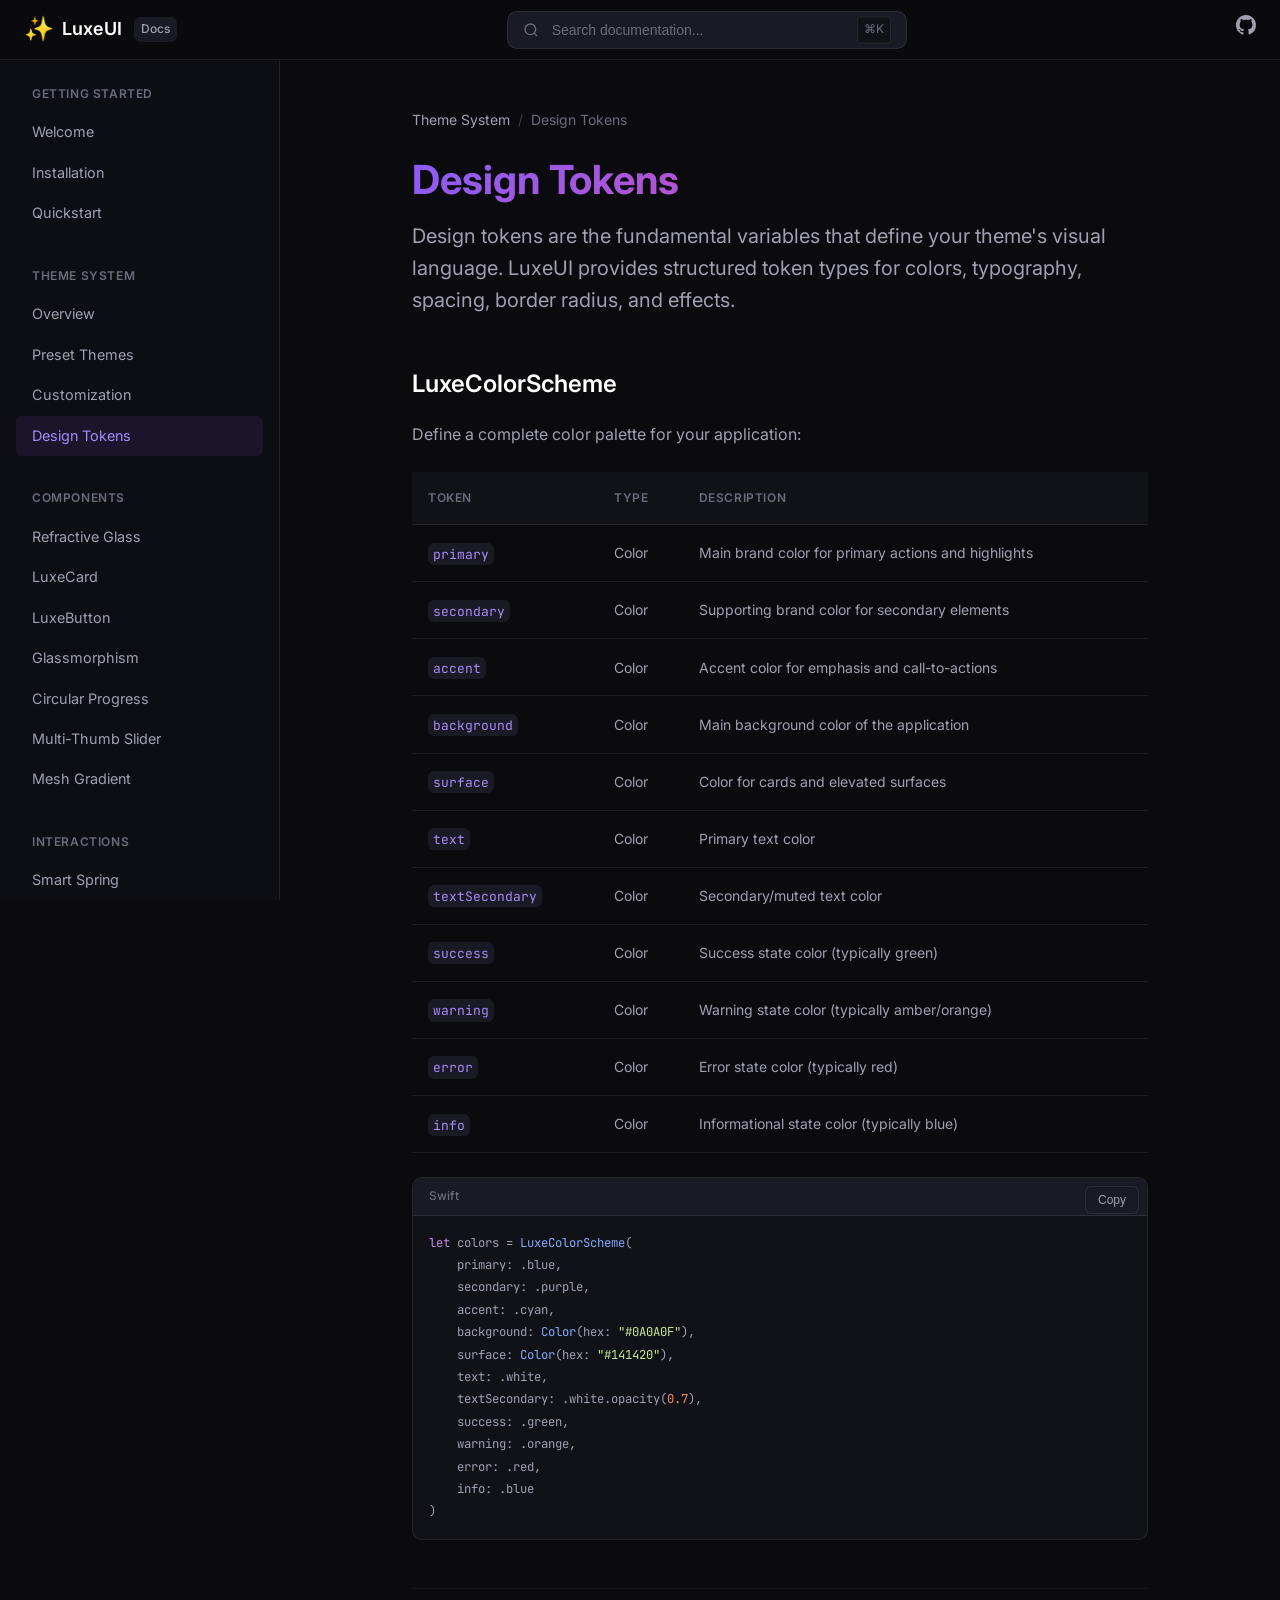
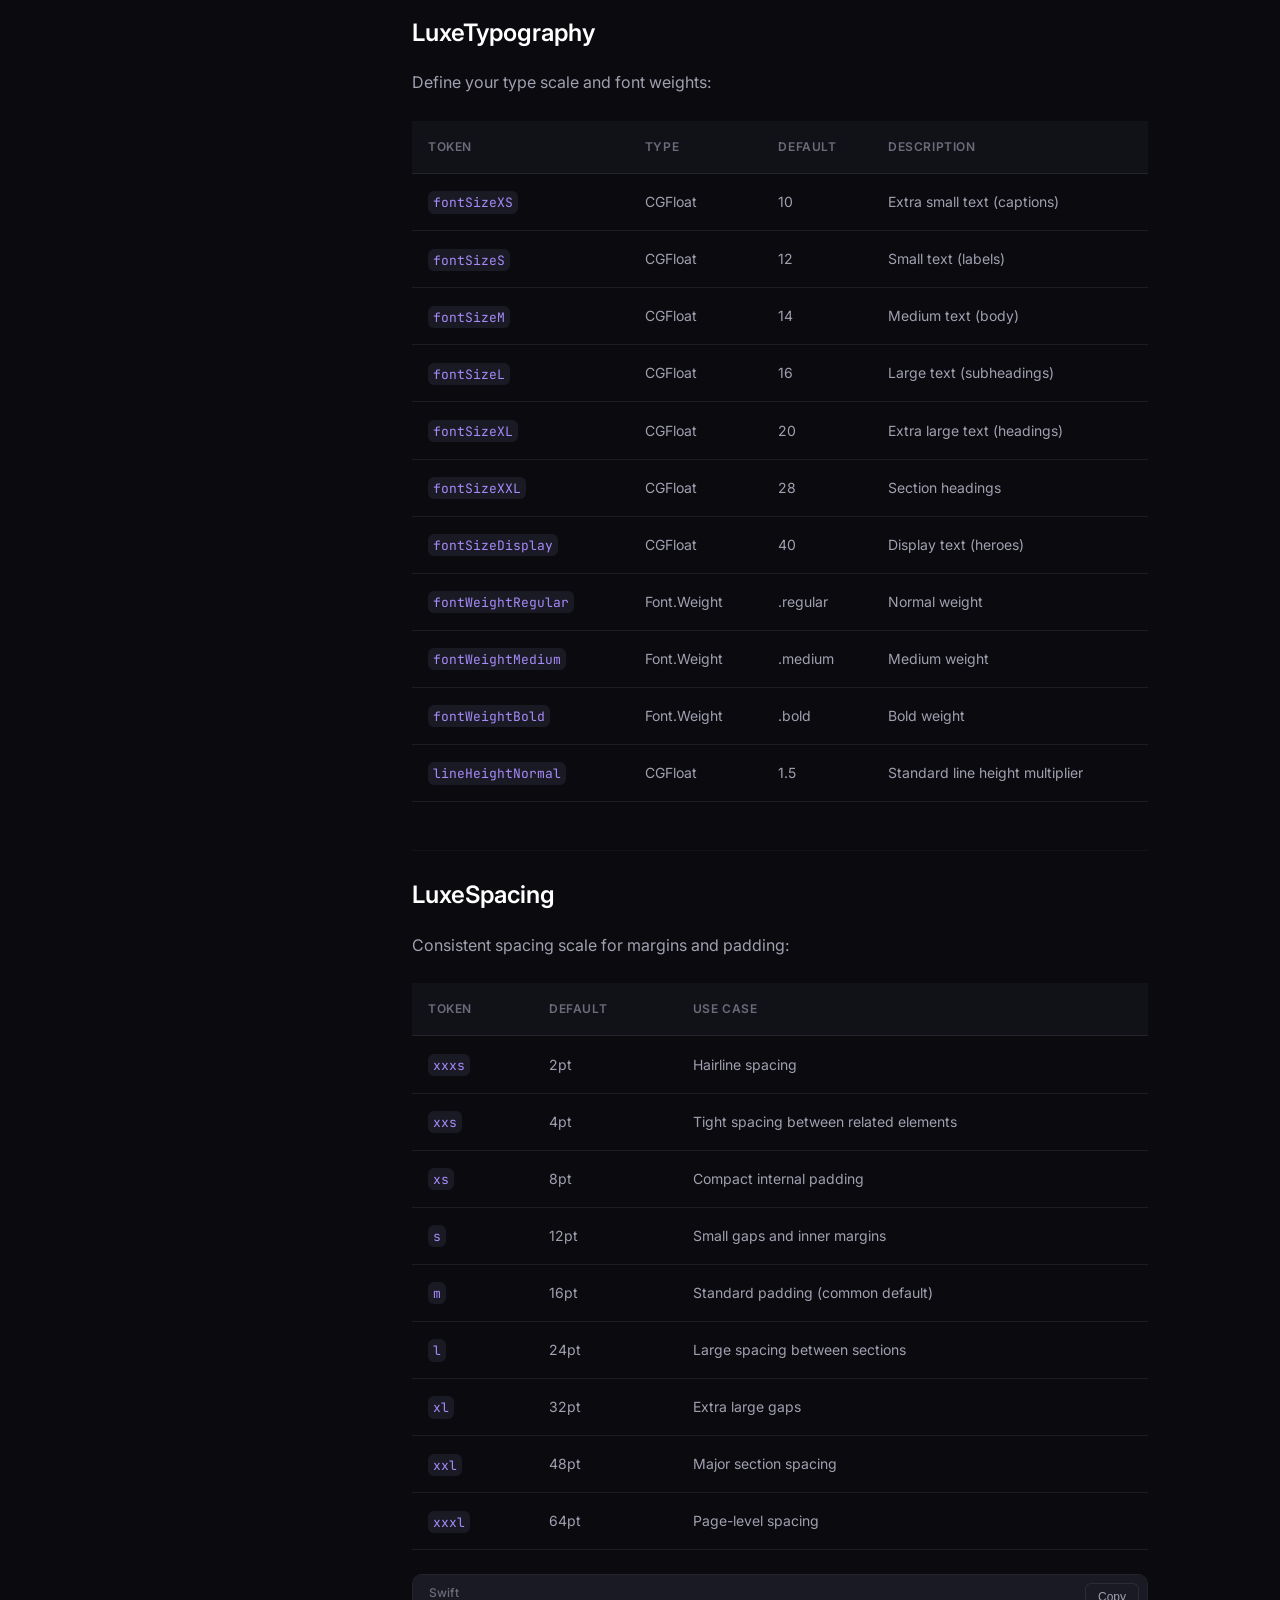
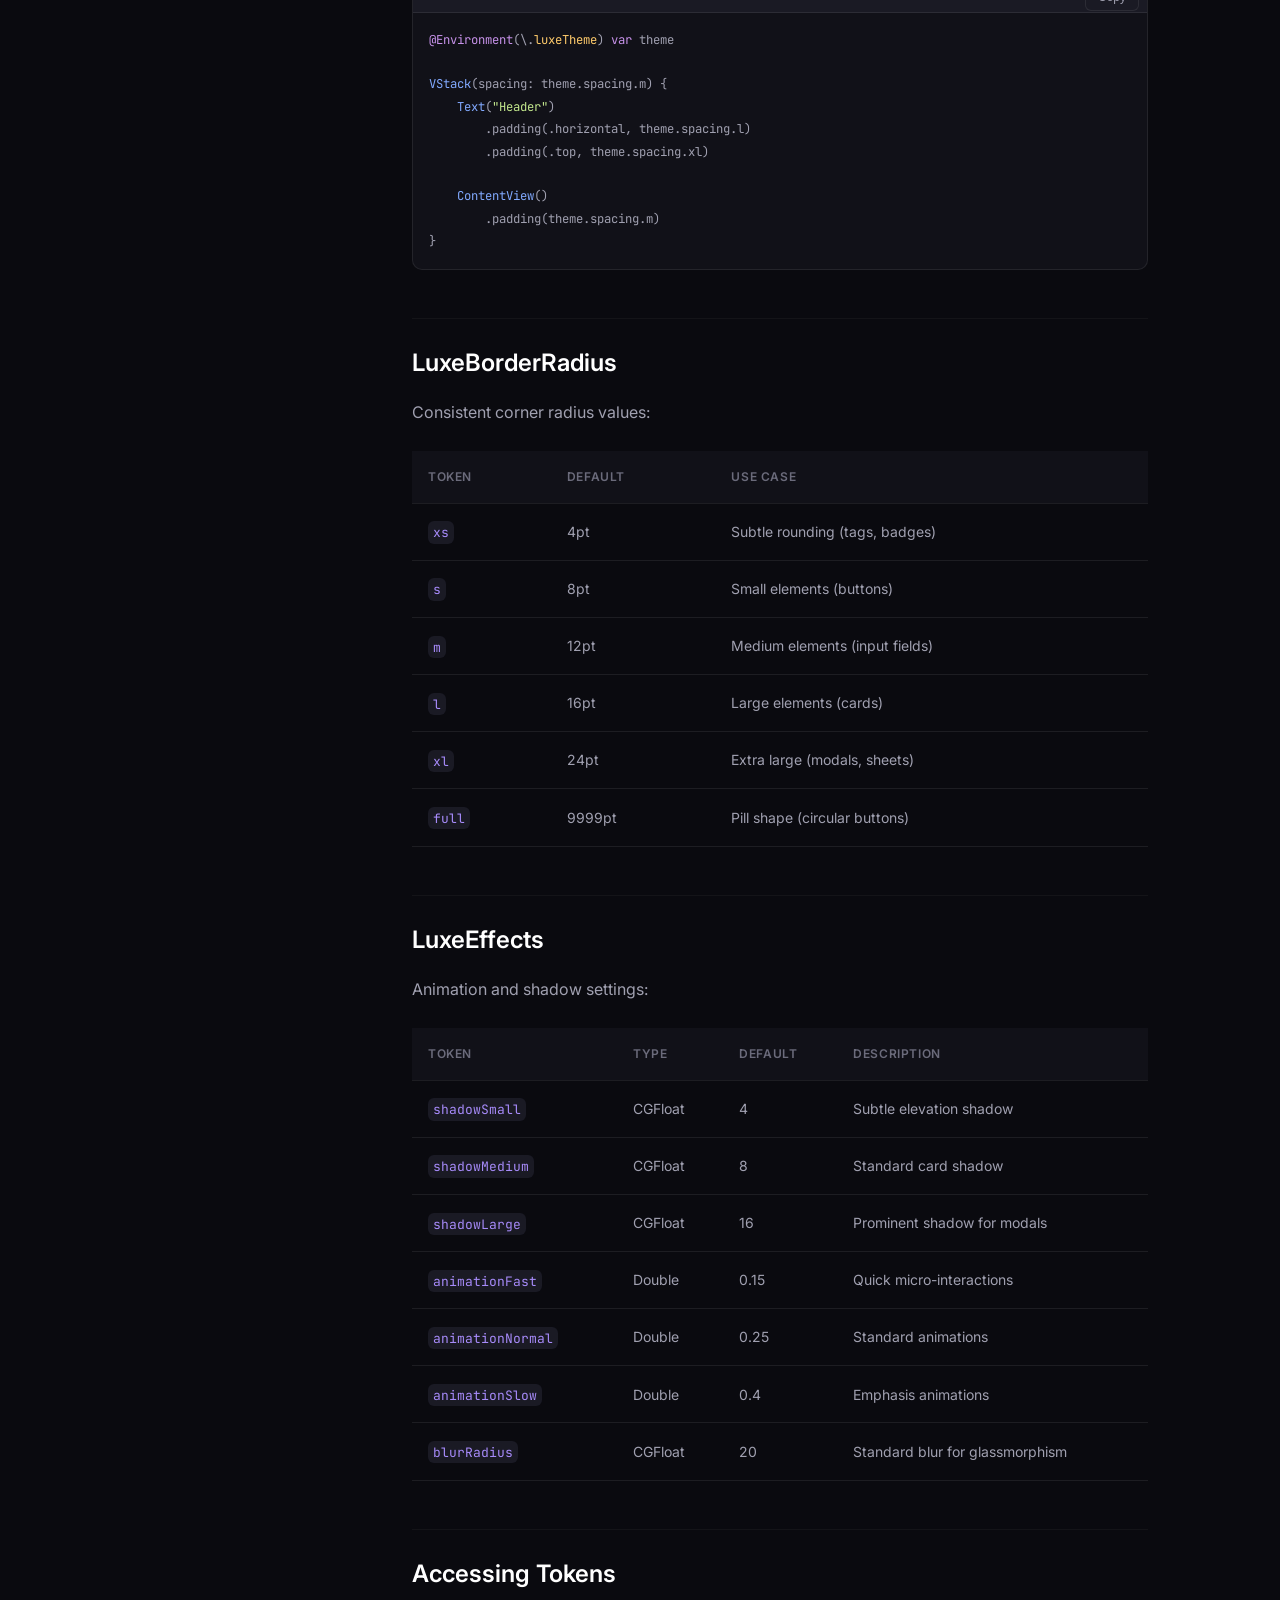
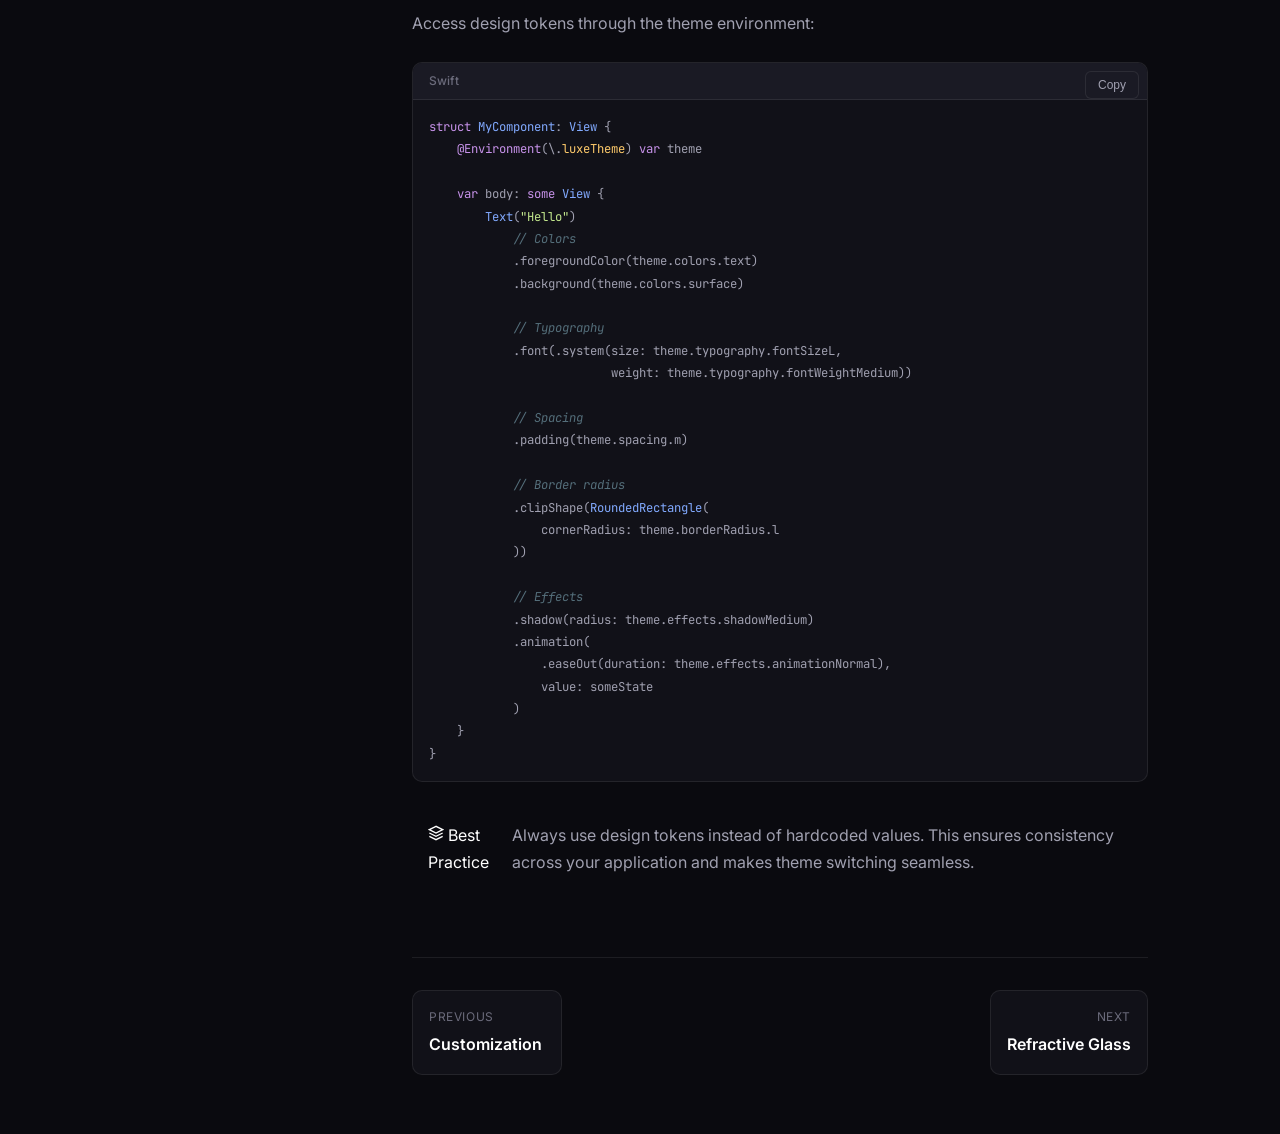
<file: docs/themes/design-tokens.html>
<!DOCTYPE html>
<html lang="en">
<head>
    <meta charset="UTF-8">
    <meta name="viewport" content="width=device-width, initial-scale=1.0">
    <title>Design Tokens - LuxeUI Documentation</title>
    <link rel="stylesheet" href="../docs-styles.css">
    <link rel="preconnect" href="https://fonts.googleapis.com">
    <link rel="preconnect" href="https://fonts.gstatic.com" crossorigin>
    <link href="https://fonts.googleapis.com/css2?family=Inter:wght@300;400;500;600;700&family=JetBrains+Mono:wght@400;500&display=swap" rel="stylesheet">
    <link rel="icon" type="image/svg+xml" href="data:image/svg+xml,<svg xmlns='http://www.w3.org/2000/svg' viewBox='0 0 100 100'><text y='.9em' font-size='90'>✨</text></svg>">
</head>
<body>
    <nav class="top-nav">
        <div class="top-nav-container">
            <a href="../index.html" class="nav-logo">
                <span class="logo-icon">✨</span>
                <span class="logo-text">LuxeUI</span>
                <span class="logo-badge">Docs</span>
            </a>
            <div class="nav-search">
                <svg class="search-icon" width="16" height="16" viewBox="0 0 24 24" fill="none" stroke="currentColor" stroke-width="2">
                    <circle cx="11" cy="11" r="8"></circle>
                    <path d="m21 21-4.35-4.35"></path>
                </svg>
                <input type="text" placeholder="Search documentation..." class="search-input">
                <span class="search-shortcut">⌘K</span>
            </div>
            <div class="nav-links">
                <a href="https://github.com/Ronitsabhaya75/Luxe-UI" class="nav-link" target="_blank">
                    <svg height="20" width="20" viewBox="0 0 16 16" fill="currentColor">
                        <path d="M8 0C3.58 0 0 3.58 0 8c0 3.54 2.29 6.53 5.47 7.59.4.07.55-.17.55-.38 0-.19-.01-.82-.01-1.49-2.01.37-2.53-.49-2.69-.94-.09-.23-.48-.94-.82-1.13-.28-.15-.68-.52-.01-.53.63-.01 1.08.58 1.23.82.72 1.21 1.87.87 2.33.66.07-.52.28-.87.51-1.07-1.78-.2-3.64-.89-3.64-3.95 0-.87.31-1.59.82-2.15-.08-.2-.36-1.02.08-2.12 0 0 .67-.21 2.2.82.64-.18 1.32-.27 2-.27.68 0 1.36.09 2 .27 1.53-1.04 2.2-.82 2.2-.82.44 1.1.16 1.92.08 2.12.51.56.82 1.27.82 2.15 0 3.07-1.87 3.75-3.65 3.95.29.25.54.73.54 1.48 0 1.07-.01 1.93-.01 2.2 0 .21.15.46.55.38A8.013 8.013 0 0016 8c0-4.42-3.58-8-8-8z"/>
                    </svg>
                </a>
            </div>
        </div>
    </nav>

    <div class="docs-layout">
        <aside class="sidebar">
            <nav class="sidebar-nav">
                <div class="sidebar-section">
                    <h3 class="sidebar-heading">Getting Started</h3>
                    <ul class="sidebar-list">
                        <li><a href="../getting-started/welcome.html" class="sidebar-link">Welcome</a></li>
                        <li><a href="../getting-started/installation.html" class="sidebar-link">Installation</a></li>
                        <li><a href="../getting-started/quickstart.html" class="sidebar-link">Quickstart</a></li>
                    </ul>
                </div>
                <div class="sidebar-section">
                    <h3 class="sidebar-heading">Theme System</h3>
                    <ul class="sidebar-list">
                        <li><a href="overview.html" class="sidebar-link">Overview</a></li>
                        <li><a href="presets.html" class="sidebar-link">Preset Themes</a></li>
                        <li><a href="customization.html" class="sidebar-link">Customization</a></li>
                        <li><a href="design-tokens.html" class="sidebar-link active">Design Tokens</a></li>
                    </ul>
                </div>
                <div class="sidebar-section">
                    <h3 class="sidebar-heading">Components</h3>
                    <ul class="sidebar-list">
                        <li><a href="../components/refractive-glass.html" class="sidebar-link">Refractive Glass</a></li>
                        <li><a href="../components/luxe-card.html" class="sidebar-link">LuxeCard</a></li>
                        <li><a href="../components/luxe-button.html" class="sidebar-link">LuxeButton</a></li>
                        <li><a href="../components/glassmorphism.html" class="sidebar-link">Glassmorphism</a></li>
                        <li><a href="../components/circular-progress.html" class="sidebar-link">Circular Progress</a></li>
                        <li><a href="../components/multi-thumb-slider.html" class="sidebar-link">Multi-Thumb Slider</a></li>
                        <li><a href="../components/mesh-gradient.html" class="sidebar-link">Mesh Gradient</a></li>
                    </ul>
                </div>
                <div class="sidebar-section">
                    <h3 class="sidebar-heading">Interactions</h3>
                    <ul class="sidebar-list">
                        <li><a href="../interactions/smart-spring.html" class="sidebar-link">Smart Spring</a></li>
                        <li><a href="../interactions/predictive-layouts.html" class="sidebar-link">Predictive Layouts</a></li>
                        <li><a href="../interactions/haptics.html" class="sidebar-link">Haptic Feedback</a></li>
                    </ul>
                </div>
            </nav>
        </aside>

        <main class="docs-content">
            <div class="content-container">
                <div class="breadcrumb">
                    <a href="overview.html">Theme System</a>
                    <span class="breadcrumb-separator">/</span>
                    <span>Design Tokens</span>
                </div>

                <article class="docs-article">
                    <h1>Design Tokens</h1>
                    <p class="lead">Design tokens are the fundamental variables that define your theme's visual language. LuxeUI provides structured token types for colors, typography, spacing, border radius, and effects.</p>

                    <h2 id="color-scheme">LuxeColorScheme</h2>
                    <p>Define a complete color palette for your application:</p>

                    <table class="api-table">
                        <thead>
                            <tr>
                                <th>Token</th>
                                <th>Type</th>
                                <th>Description</th>
                            </tr>
                        </thead>
                        <tbody>
                            <tr>
                                <td><code>primary</code></td>
                                <td>Color</td>
                                <td>Main brand color for primary actions and highlights</td>
                            </tr>
                            <tr>
                                <td><code>secondary</code></td>
                                <td>Color</td>
                                <td>Supporting brand color for secondary elements</td>
                            </tr>
                            <tr>
                                <td><code>accent</code></td>
                                <td>Color</td>
                                <td>Accent color for emphasis and call-to-actions</td>
                            </tr>
                            <tr>
                                <td><code>background</code></td>
                                <td>Color</td>
                                <td>Main background color of the application</td>
                            </tr>
                            <tr>
                                <td><code>surface</code></td>
                                <td>Color</td>
                                <td>Color for cards and elevated surfaces</td>
                            </tr>
                            <tr>
                                <td><code>text</code></td>
                                <td>Color</td>
                                <td>Primary text color</td>
                            </tr>
                            <tr>
                                <td><code>textSecondary</code></td>
                                <td>Color</td>
                                <td>Secondary/muted text color</td>
                            </tr>
                            <tr>
                                <td><code>success</code></td>
                                <td>Color</td>
                                <td>Success state color (typically green)</td>
                            </tr>
                            <tr>
                                <td><code>warning</code></td>
                                <td>Color</td>
                                <td>Warning state color (typically amber/orange)</td>
                            </tr>
                            <tr>
                                <td><code>error</code></td>
                                <td>Color</td>
                                <td>Error state color (typically red)</td>
                            </tr>
                            <tr>
                                <td><code>info</code></td>
                                <td>Color</td>
                                <td>Informational state color (typically blue)</td>
                            </tr>
                        </tbody>
                    </table>

                    <div class="code-block">
                        <div class="code-header">
                            <span class="code-lang">Swift</span>
                        </div>
                        <pre><code><span class="code-keyword">let</span> colors = <span class="code-type">LuxeColorScheme</span>(
    primary: .blue,
    secondary: .purple,
    accent: .cyan,
    background: <span class="code-type">Color</span>(hex: <span class="code-string">"#0A0A0F"</span>),
    surface: <span class="code-type">Color</span>(hex: <span class="code-string">"#141420"</span>),
    text: .white,
    textSecondary: .white.opacity(<span class="code-number">0.7</span>),
    success: .green,
    warning: .orange,
    error: .red,
    info: .blue
)</code></pre>
                        <button class="copy-btn" onclick="copyCode(this)">Copy</button>
                    </div>

                    <h2 id="typography">LuxeTypography</h2>
                    <p>Define your type scale and font weights:</p>

                    <table class="api-table">
                        <thead>
                            <tr>
                                <th>Token</th>
                                <th>Type</th>
                                <th>Default</th>
                                <th>Description</th>
                            </tr>
                        </thead>
                        <tbody>
                            <tr>
                                <td><code>fontSizeXS</code></td>
                                <td>CGFloat</td>
                                <td>10</td>
                                <td>Extra small text (captions)</td>
                            </tr>
                            <tr>
                                <td><code>fontSizeS</code></td>
                                <td>CGFloat</td>
                                <td>12</td>
                                <td>Small text (labels)</td>
                            </tr>
                            <tr>
                                <td><code>fontSizeM</code></td>
                                <td>CGFloat</td>
                                <td>14</td>
                                <td>Medium text (body)</td>
                            </tr>
                            <tr>
                                <td><code>fontSizeL</code></td>
                                <td>CGFloat</td>
                                <td>16</td>
                                <td>Large text (subheadings)</td>
                            </tr>
                            <tr>
                                <td><code>fontSizeXL</code></td>
                                <td>CGFloat</td>
                                <td>20</td>
                                <td>Extra large text (headings)</td>
                            </tr>
                            <tr>
                                <td><code>fontSizeXXL</code></td>
                                <td>CGFloat</td>
                                <td>28</td>
                                <td>Section headings</td>
                            </tr>
                            <tr>
                                <td><code>fontSizeDisplay</code></td>
                                <td>CGFloat</td>
                                <td>40</td>
                                <td>Display text (heroes)</td>
                            </tr>
                            <tr>
                                <td><code>fontWeightRegular</code></td>
                                <td>Font.Weight</td>
                                <td>.regular</td>
                                <td>Normal weight</td>
                            </tr>
                            <tr>
                                <td><code>fontWeightMedium</code></td>
                                <td>Font.Weight</td>
                                <td>.medium</td>
                                <td>Medium weight</td>
                            </tr>
                            <tr>
                                <td><code>fontWeightBold</code></td>
                                <td>Font.Weight</td>
                                <td>.bold</td>
                                <td>Bold weight</td>
                            </tr>
                            <tr>
                                <td><code>lineHeightNormal</code></td>
                                <td>CGFloat</td>
                                <td>1.5</td>
                                <td>Standard line height multiplier</td>
                            </tr>
                        </tbody>
                    </table>

                    <h2 id="spacing">LuxeSpacing</h2>
                    <p>Consistent spacing scale for margins and padding:</p>

                    <table class="api-table">
                        <thead>
                            <tr>
                                <th>Token</th>
                                <th>Default</th>
                                <th>Use Case</th>
                            </tr>
                        </thead>
                        <tbody>
                            <tr>
                                <td><code>xxxs</code></td>
                                <td>2pt</td>
                                <td>Hairline spacing</td>
                            </tr>
                            <tr>
                                <td><code>xxs</code></td>
                                <td>4pt</td>
                                <td>Tight spacing between related elements</td>
                            </tr>
                            <tr>
                                <td><code>xs</code></td>
                                <td>8pt</td>
                                <td>Compact internal padding</td>
                            </tr>
                            <tr>
                                <td><code>s</code></td>
                                <td>12pt</td>
                                <td>Small gaps and inner margins</td>
                            </tr>
                            <tr>
                                <td><code>m</code></td>
                                <td>16pt</td>
                                <td>Standard padding (common default)</td>
                            </tr>
                            <tr>
                                <td><code>l</code></td>
                                <td>24pt</td>
                                <td>Large spacing between sections</td>
                            </tr>
                            <tr>
                                <td><code>xl</code></td>
                                <td>32pt</td>
                                <td>Extra large gaps</td>
                            </tr>
                            <tr>
                                <td><code>xxl</code></td>
                                <td>48pt</td>
                                <td>Major section spacing</td>
                            </tr>
                            <tr>
                                <td><code>xxxl</code></td>
                                <td>64pt</td>
                                <td>Page-level spacing</td>
                            </tr>
                        </tbody>
                    </table>

                    <div class="code-block">
                        <div class="code-header">
                            <span class="code-lang">Swift</span>
                        </div>
                        <pre><code><span class="code-keyword">@Environment</span>(\.<span class="code-property">luxeTheme</span>) <span class="code-keyword">var</span> theme

<span class="code-type">VStack</span>(spacing: theme.spacing.m) {
    <span class="code-type">Text</span>(<span class="code-string">"Header"</span>)
        .padding(.horizontal, theme.spacing.l)
        .padding(.top, theme.spacing.xl)
    
    <span class="code-type">ContentView</span>()
        .padding(theme.spacing.m)
}</code></pre>
                        <button class="copy-btn" onclick="copyCode(this)">Copy</button>
                    </div>

                    <h2 id="border-radius">LuxeBorderRadius</h2>
                    <p>Consistent corner radius values:</p>

                    <table class="api-table">
                        <thead>
                            <tr>
                                <th>Token</th>
                                <th>Default</th>
                                <th>Use Case</th>
                            </tr>
                        </thead>
                        <tbody>
                            <tr>
                                <td><code>xs</code></td>
                                <td>4pt</td>
                                <td>Subtle rounding (tags, badges)</td>
                            </tr>
                            <tr>
                                <td><code>s</code></td>
                                <td>8pt</td>
                                <td>Small elements (buttons)</td>
                            </tr>
                            <tr>
                                <td><code>m</code></td>
                                <td>12pt</td>
                                <td>Medium elements (input fields)</td>
                            </tr>
                            <tr>
                                <td><code>l</code></td>
                                <td>16pt</td>
                                <td>Large elements (cards)</td>
                            </tr>
                            <tr>
                                <td><code>xl</code></td>
                                <td>24pt</td>
                                <td>Extra large (modals, sheets)</td>
                            </tr>
                            <tr>
                                <td><code>full</code></td>
                                <td>9999pt</td>
                                <td>Pill shape (circular buttons)</td>
                            </tr>
                        </tbody>
                    </table>

                    <h2 id="effects">LuxeEffects</h2>
                    <p>Animation and shadow settings:</p>

                    <table class="api-table">
                        <thead>
                            <tr>
                                <th>Token</th>
                                <th>Type</th>
                                <th>Default</th>
                                <th>Description</th>
                            </tr>
                        </thead>
                        <tbody>
                            <tr>
                                <td><code>shadowSmall</code></td>
                                <td>CGFloat</td>
                                <td>4</td>
                                <td>Subtle elevation shadow</td>
                            </tr>
                            <tr>
                                <td><code>shadowMedium</code></td>
                                <td>CGFloat</td>
                                <td>8</td>
                                <td>Standard card shadow</td>
                            </tr>
                            <tr>
                                <td><code>shadowLarge</code></td>
                                <td>CGFloat</td>
                                <td>16</td>
                                <td>Prominent shadow for modals</td>
                            </tr>
                            <tr>
                                <td><code>animationFast</code></td>
                                <td>Double</td>
                                <td>0.15</td>
                                <td>Quick micro-interactions</td>
                            </tr>
                            <tr>
                                <td><code>animationNormal</code></td>
                                <td>Double</td>
                                <td>0.25</td>
                                <td>Standard animations</td>
                            </tr>
                            <tr>
                                <td><code>animationSlow</code></td>
                                <td>Double</td>
                                <td>0.4</td>
                                <td>Emphasis animations</td>
                            </tr>
                            <tr>
                                <td><code>blurRadius</code></td>
                                <td>CGFloat</td>
                                <td>20</td>
                                <td>Standard blur for glassmorphism</td>
                            </tr>
                        </tbody>
                    </table>

                    <h2 id="accessing-tokens">Accessing Tokens</h2>
                    <p>Access design tokens through the theme environment:</p>

                    <div class="code-block">
                        <div class="code-header">
                            <span class="code-lang">Swift</span>
                        </div>
                        <pre><code><span class="code-keyword">struct</span> <span class="code-type">MyComponent</span>: <span class="code-type">View</span> {
    <span class="code-keyword">@Environment</span>(\.<span class="code-property">luxeTheme</span>) <span class="code-keyword">var</span> theme
    
    <span class="code-keyword">var</span> body: <span class="code-keyword">some</span> <span class="code-type">View</span> {
        <span class="code-type">Text</span>(<span class="code-string">"Hello"</span>)
            <span class="code-comment">// Colors</span>
            .foregroundColor(theme.colors.text)
            .background(theme.colors.surface)
            
            <span class="code-comment">// Typography</span>
            .font(.system(size: theme.typography.fontSizeL, 
                          weight: theme.typography.fontWeightMedium))
            
            <span class="code-comment">// Spacing</span>
            .padding(theme.spacing.m)
            
            <span class="code-comment">// Border radius</span>
            .clipShape(<span class="code-type">RoundedRectangle</span>(
                cornerRadius: theme.borderRadius.l
            ))
            
            <span class="code-comment">// Effects</span>
            .shadow(radius: theme.effects.shadowMedium)
            .animation(
                .easeOut(duration: theme.effects.animationNormal),
                value: someState
            )
    }
}</code></pre>
                        <button class="copy-btn" onclick="copyCode(this)">Copy</button>
                    </div>

                    <div class="callout callout-tip">
                        <div class="callout-title">
                            <svg width="16" height="16" viewBox="0 0 24 24" fill="none" stroke="currentColor" stroke-width="2">
                                <path d="M12 2L2 7l10 5 10-5-10-5z"></path>
                                <path d="M2 17l10 5 10-5M2 12l10 5 10-5"></path>
                            </svg>
                            Best Practice
                        </div>
                        <p>Always use design tokens instead of hardcoded values. This ensures consistency across your application and makes theme switching seamless.</p>
                    </div>
                </article>

                <nav class="page-nav">
                    <a href="customization.html" class="page-nav-link prev">
                        <span class="page-nav-label">Previous</span>
                        <span class="page-nav-title">Customization</span>
                    </a>
                    <a href="../components/refractive-glass.html" class="page-nav-link next">
                        <span class="page-nav-label">Next</span>
                        <span class="page-nav-title">Refractive Glass</span>
                    </a>
                </nav>
            </div>
        </main>
    </div>

    <script src="../docs-script.js"></script>
    <script defer src="https://va.vercel-scripts.com/v1/script.js"></script>
</body>
</html>
</file>
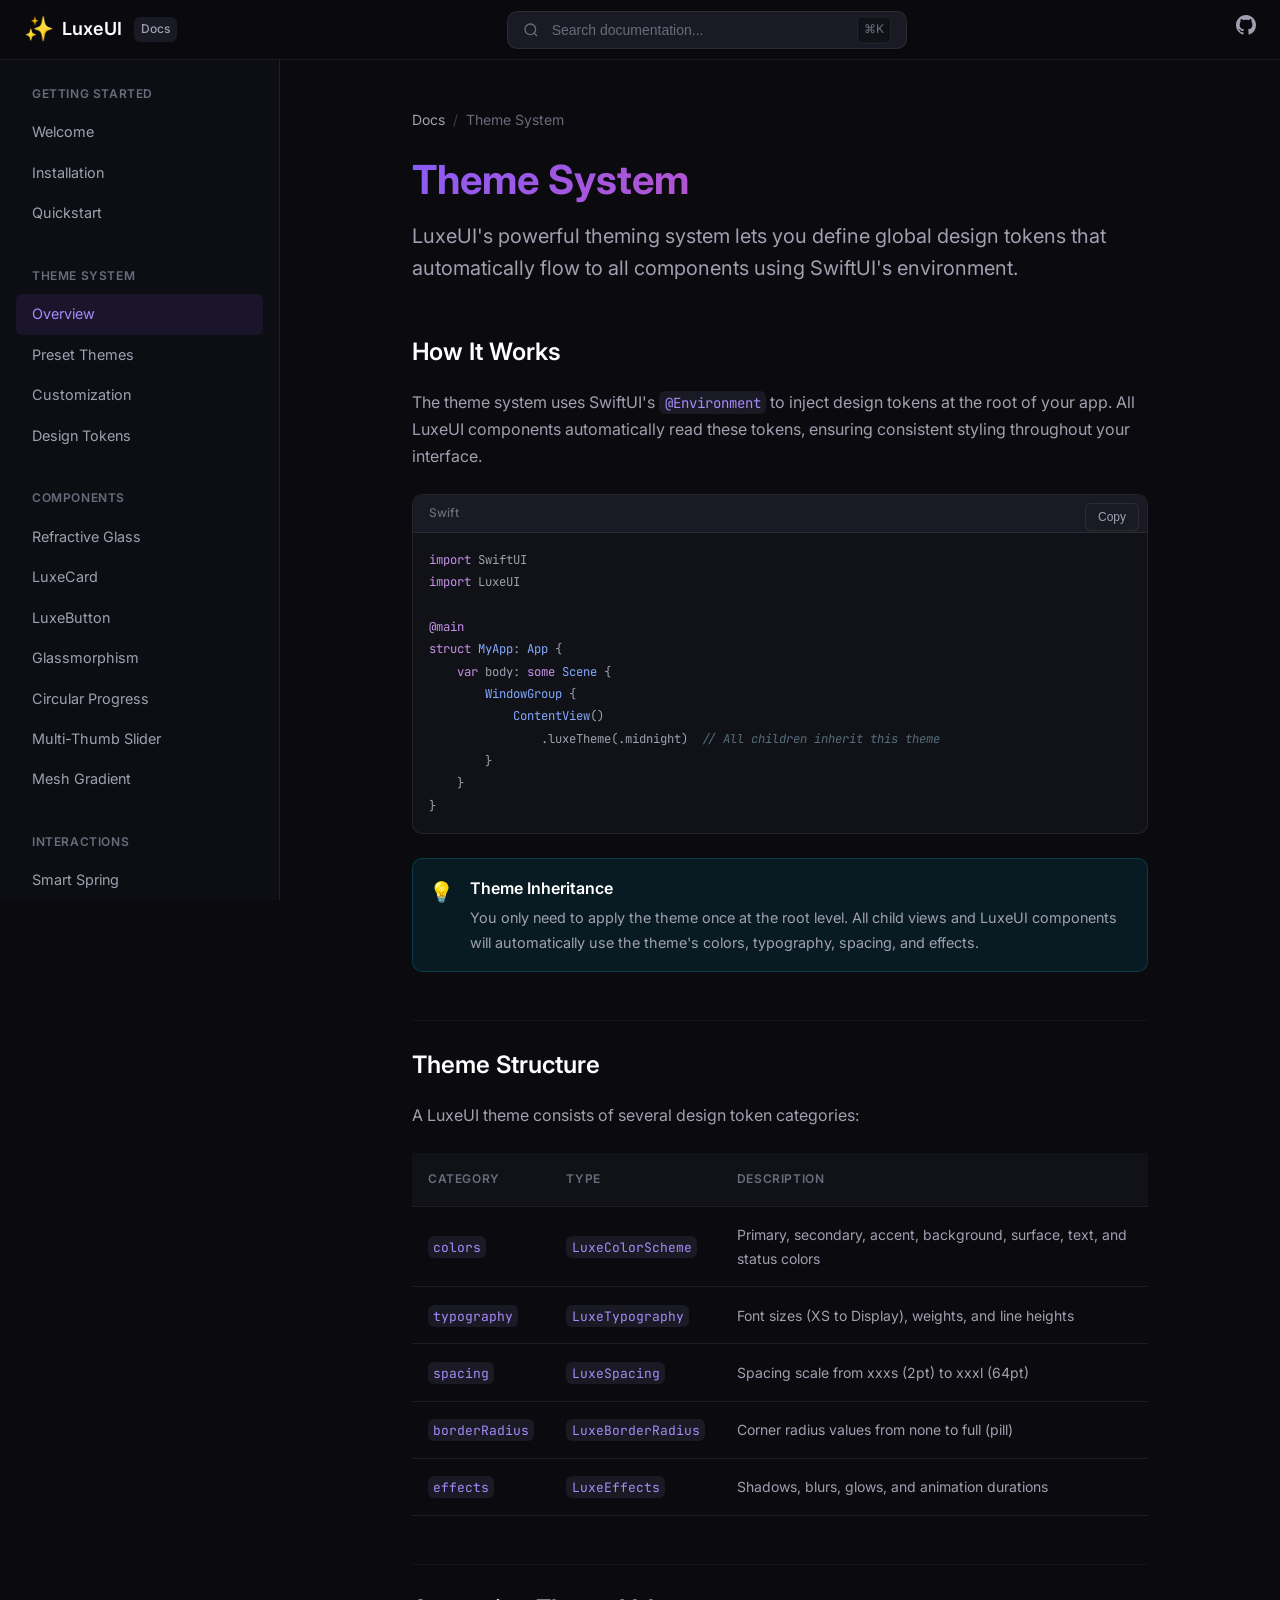
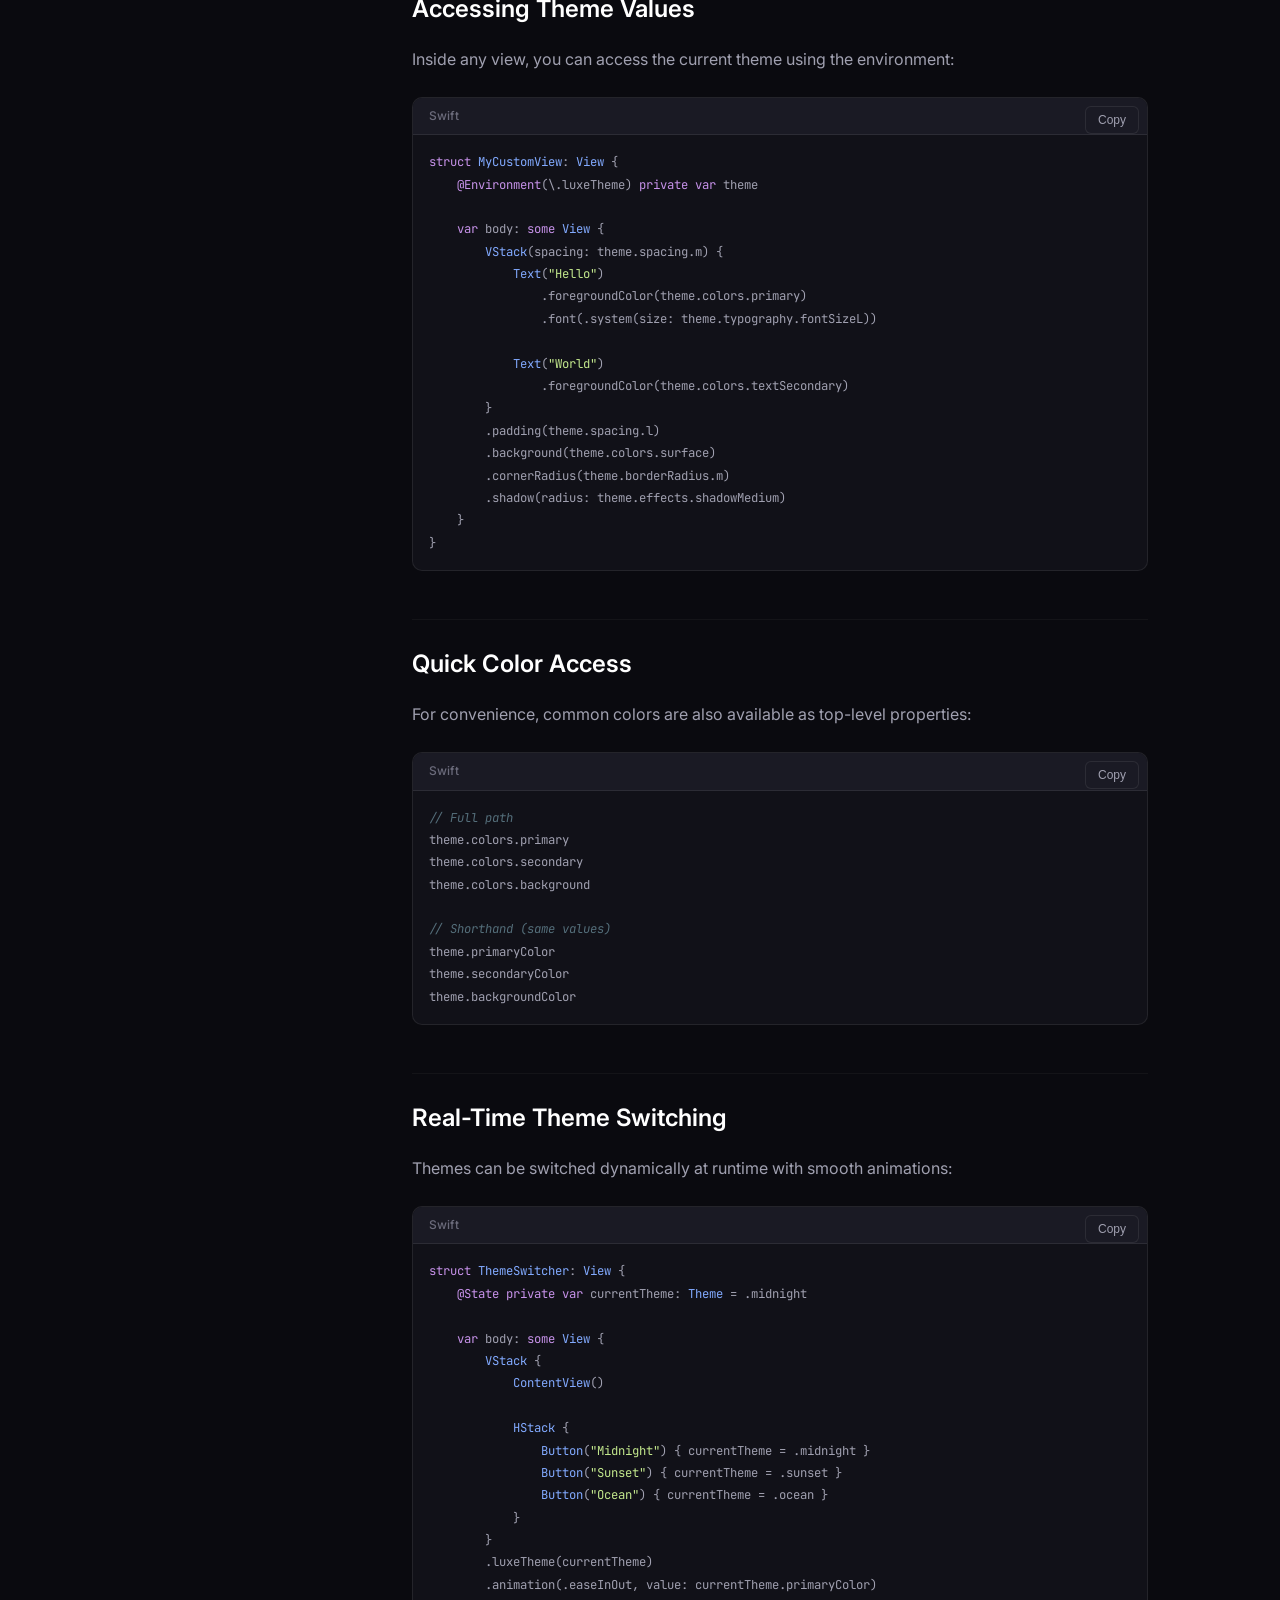
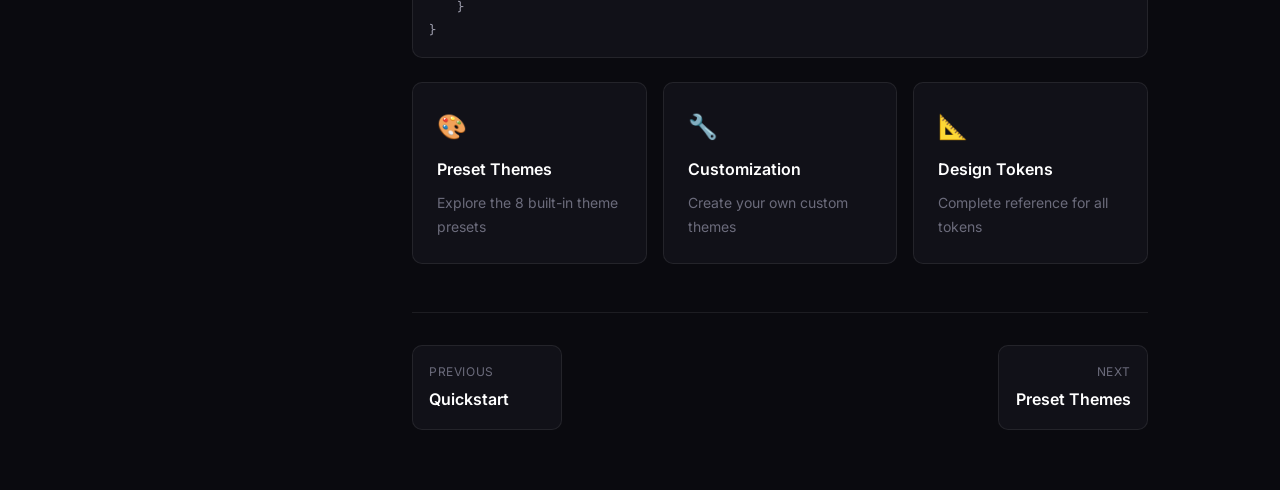
<file: docs/themes/overview.html>
<!DOCTYPE html>
<html lang="en">
<head>
    <meta charset="UTF-8">
    <meta name="viewport" content="width=device-width, initial-scale=1.0">
    <title>Theme Overview - LuxeUI Documentation</title>
    <link rel="stylesheet" href="../docs-styles.css">
    <link rel="preconnect" href="https://fonts.googleapis.com">
    <link rel="preconnect" href="https://fonts.gstatic.com" crossorigin>
    <link href="https://fonts.googleapis.com/css2?family=Inter:wght@300;400;500;600;700&family=JetBrains+Mono:wght@400;500&display=swap" rel="stylesheet">
    <link rel="icon" type="image/svg+xml" href="data:image/svg+xml,<svg xmlns='http://www.w3.org/2000/svg' viewBox='0 0 100 100'><text y='.9em' font-size='90'>✨</text></svg>">
</head>
<body>
    <nav class="top-nav">
        <div class="top-nav-container">
            <a href="../index.html" class="nav-logo">
                <span class="logo-icon">✨</span>
                <span class="logo-text">LuxeUI</span>
                <span class="logo-badge">Docs</span>
            </a>
            <div class="nav-search">
                <svg class="search-icon" width="16" height="16" viewBox="0 0 24 24" fill="none" stroke="currentColor" stroke-width="2">
                    <circle cx="11" cy="11" r="8"></circle>
                    <path d="m21 21-4.35-4.35"></path>
                </svg>
                <input type="text" placeholder="Search documentation..." class="search-input">
                <span class="search-shortcut">⌘K</span>
            </div>
            <div class="nav-links">
                <a href="https://github.com/Ronitsabhaya75/Luxe-UI" class="nav-link" target="_blank">
                    <svg height="20" width="20" viewBox="0 0 16 16" fill="currentColor">
                        <path d="M8 0C3.58 0 0 3.58 0 8c0 3.54 2.29 6.53 5.47 7.59.4.07.55-.17.55-.38 0-.19-.01-.82-.01-1.49-2.01.37-2.53-.49-2.69-.94-.09-.23-.48-.94-.82-1.13-.28-.15-.68-.52-.01-.53.63-.01 1.08.58 1.23.82.72 1.21 1.87.87 2.33.66.07-.52.28-.87.51-1.07-1.78-.2-3.64-.89-3.64-3.95 0-.87.31-1.59.82-2.15-.08-.2-.36-1.02.08-2.12 0 0 .67-.21 2.2.82.64-.18 1.32-.27 2-.27.68 0 1.36.09 2 .27 1.53-1.04 2.2-.82 2.2-.82.44 1.1.16 1.92.08 2.12.51.56.82 1.27.82 2.15 0 3.07-1.87 3.75-3.65 3.95.29.25.54.73.54 1.48 0 1.07-.01 1.93-.01 2.2 0 .21.15.46.55.38A8.013 8.013 0 0016 8c0-4.42-3.58-8-8-8z"/>
                    </svg>
                </a>
            </div>
        </div>
    </nav>

    <div class="docs-layout">
        <aside class="sidebar">
            <nav class="sidebar-nav">
                <div class="sidebar-section">
                    <h3 class="sidebar-heading">Getting Started</h3>
                    <ul class="sidebar-list">
                        <li><a href="../getting-started/welcome.html" class="sidebar-link">Welcome</a></li>
                        <li><a href="../getting-started/installation.html" class="sidebar-link">Installation</a></li>
                        <li><a href="../getting-started/quickstart.html" class="sidebar-link">Quickstart</a></li>
                    </ul>
                </div>
                <div class="sidebar-section">
                    <h3 class="sidebar-heading">Theme System</h3>
                    <ul class="sidebar-list">
                        <li><a href="overview.html" class="sidebar-link active">Overview</a></li>
                        <li><a href="presets.html" class="sidebar-link">Preset Themes</a></li>
                        <li><a href="customization.html" class="sidebar-link">Customization</a></li>
                        <li><a href="design-tokens.html" class="sidebar-link">Design Tokens</a></li>
                    </ul>
                </div>
                <div class="sidebar-section">
                    <h3 class="sidebar-heading">Components</h3>
                    <ul class="sidebar-list">
                        <li><a href="../components/refractive-glass.html" class="sidebar-link">Refractive Glass</a></li>
                        <li><a href="../components/luxe-card.html" class="sidebar-link">LuxeCard</a></li>
                        <li><a href="../components/luxe-button.html" class="sidebar-link">LuxeButton</a></li>
                        <li><a href="../components/glassmorphism.html" class="sidebar-link">Glassmorphism</a></li>
                        <li><a href="../components/circular-progress.html" class="sidebar-link">Circular Progress</a></li>
                        <li><a href="../components/multi-thumb-slider.html" class="sidebar-link">Multi-Thumb Slider</a></li>
                        <li><a href="../components/mesh-gradient.html" class="sidebar-link">Mesh Gradient</a></li>
                    </ul>
                </div>
                <div class="sidebar-section">
                    <h3 class="sidebar-heading">Interactions</h3>
                    <ul class="sidebar-list">
                        <li><a href="../interactions/smart-spring.html" class="sidebar-link">Smart Spring</a></li>
                        <li><a href="../interactions/predictive-layouts.html" class="sidebar-link">Predictive Layouts</a></li>
                        <li><a href="../interactions/haptics.html" class="sidebar-link">Haptic Feedback</a></li>
                    </ul>
                </div>
            </nav>
        </aside>

        <main class="docs-content">
            <div class="content-container">
                <div class="breadcrumb">
                    <a href="../getting-started/welcome.html">Docs</a>
                    <span class="breadcrumb-separator">/</span>
                    <span>Theme System</span>
                </div>

                <article class="docs-article">
                    <h1>Theme System</h1>
                    <p class="lead">LuxeUI's powerful theming system lets you define global design tokens that automatically flow to all components using SwiftUI's environment.</p>

                    <h2 id="how-it-works">How It Works</h2>
                    <p>The theme system uses SwiftUI's <code>@Environment</code> to inject design tokens at the root of your app. All LuxeUI components automatically read these tokens, ensuring consistent styling throughout your interface.</p>

                    <div class="code-block">
                        <div class="code-header">
                            <span class="code-lang">Swift</span>
                        </div>
                        <pre><code><span class="code-keyword">import</span> SwiftUI
<span class="code-keyword">import</span> LuxeUI

<span class="code-keyword">@main</span>
<span class="code-keyword">struct</span> <span class="code-type">MyApp</span>: <span class="code-type">App</span> {
    <span class="code-keyword">var</span> body: <span class="code-keyword">some</span> <span class="code-type">Scene</span> {
        <span class="code-type">WindowGroup</span> {
            <span class="code-type">ContentView</span>()
                .luxeTheme(.midnight)  <span class="code-comment">// All children inherit this theme</span>
        }
    }
}</code></pre>
                        <button class="copy-btn" onclick="copyCode(this)">Copy</button>
                    </div>

                    <div class="callout callout-info">
                        <div class="callout-icon">💡</div>
                        <div class="callout-content">
                            <strong>Theme Inheritance</strong>
                            <p>You only need to apply the theme once at the root level. All child views and LuxeUI components will automatically use the theme's colors, typography, spacing, and effects.</p>
                        </div>
                    </div>

                    <h2 id="theme-structure">Theme Structure</h2>
                    <p>A LuxeUI theme consists of several design token categories:</p>

                    <table class="api-table">
                        <thead>
                            <tr>
                                <th>Category</th>
                                <th>Type</th>
                                <th>Description</th>
                            </tr>
                        </thead>
                        <tbody>
                            <tr>
                                <td><code>colors</code></td>
                                <td><code>LuxeColorScheme</code></td>
                                <td>Primary, secondary, accent, background, surface, text, and status colors</td>
                            </tr>
                            <tr>
                                <td><code>typography</code></td>
                                <td><code>LuxeTypography</code></td>
                                <td>Font sizes (XS to Display), weights, and line heights</td>
                            </tr>
                            <tr>
                                <td><code>spacing</code></td>
                                <td><code>LuxeSpacing</code></td>
                                <td>Spacing scale from xxxs (2pt) to xxxl (64pt)</td>
                            </tr>
                            <tr>
                                <td><code>borderRadius</code></td>
                                <td><code>LuxeBorderRadius</code></td>
                                <td>Corner radius values from none to full (pill)</td>
                            </tr>
                            <tr>
                                <td><code>effects</code></td>
                                <td><code>LuxeEffects</code></td>
                                <td>Shadows, blurs, glows, and animation durations</td>
                            </tr>
                        </tbody>
                    </table>

                    <h2 id="accessing-theme">Accessing Theme Values</h2>
                    <p>Inside any view, you can access the current theme using the environment:</p>

                    <div class="code-block">
                        <div class="code-header">
                            <span class="code-lang">Swift</span>
                        </div>
                        <pre><code><span class="code-keyword">struct</span> <span class="code-type">MyCustomView</span>: <span class="code-type">View</span> {
    <span class="code-keyword">@Environment</span>(\.luxeTheme) <span class="code-keyword">private var</span> theme
    
    <span class="code-keyword">var</span> body: <span class="code-keyword">some</span> <span class="code-type">View</span> {
        <span class="code-type">VStack</span>(spacing: theme.spacing.m) {
            <span class="code-type">Text</span>(<span class="code-string">"Hello"</span>)
                .foregroundColor(theme.colors.primary)
                .font(.system(size: theme.typography.fontSizeL))
            
            <span class="code-type">Text</span>(<span class="code-string">"World"</span>)
                .foregroundColor(theme.colors.textSecondary)
        }
        .padding(theme.spacing.l)
        .background(theme.colors.surface)
        .cornerRadius(theme.borderRadius.m)
        .shadow(radius: theme.effects.shadowMedium)
    }
}</code></pre>
                        <button class="copy-btn" onclick="copyCode(this)">Copy</button>
                    </div>

                    <h2 id="quick-colors">Quick Color Access</h2>
                    <p>For convenience, common colors are also available as top-level properties:</p>

                    <div class="code-block">
                        <div class="code-header">
                            <span class="code-lang">Swift</span>
                        </div>
                        <pre><code><span class="code-comment">// Full path</span>
theme.colors.primary
theme.colors.secondary
theme.colors.background

<span class="code-comment">// Shorthand (same values)</span>
theme.primaryColor
theme.secondaryColor
theme.backgroundColor</code></pre>
                        <button class="copy-btn" onclick="copyCode(this)">Copy</button>
                    </div>

                    <h2 id="real-time-switching">Real-Time Theme Switching</h2>
                    <p>Themes can be switched dynamically at runtime with smooth animations:</p>

                    <div class="code-block">
                        <div class="code-header">
                            <span class="code-lang">Swift</span>
                        </div>
                        <pre><code><span class="code-keyword">struct</span> <span class="code-type">ThemeSwitcher</span>: <span class="code-type">View</span> {
    <span class="code-keyword">@State</span> <span class="code-keyword">private var</span> currentTheme: <span class="code-type">Theme</span> = .midnight
    
    <span class="code-keyword">var</span> body: <span class="code-keyword">some</span> <span class="code-type">View</span> {
        <span class="code-type">VStack</span> {
            <span class="code-type">ContentView</span>()
            
            <span class="code-type">HStack</span> {
                <span class="code-type">Button</span>(<span class="code-string">"Midnight"</span>) { currentTheme = .midnight }
                <span class="code-type">Button</span>(<span class="code-string">"Sunset"</span>) { currentTheme = .sunset }
                <span class="code-type">Button</span>(<span class="code-string">"Ocean"</span>) { currentTheme = .ocean }
            }
        }
        .luxeTheme(currentTheme)
        .animation(.easeInOut, value: currentTheme.primaryColor)
    }
}</code></pre>
                        <button class="copy-btn" onclick="copyCode(this)">Copy</button>
                    </div>

                    <div class="next-steps-grid">
                        <a href="presets.html" class="next-step-card">
                            <span class="next-step-icon">🎨</span>
                            <span class="next-step-title">Preset Themes</span>
                            <span class="next-step-desc">Explore the 8 built-in theme presets</span>
                        </a>
                        <a href="customization.html" class="next-step-card">
                            <span class="next-step-icon">🔧</span>
                            <span class="next-step-title">Customization</span>
                            <span class="next-step-desc">Create your own custom themes</span>
                        </a>
                        <a href="design-tokens.html" class="next-step-card">
                            <span class="next-step-icon">📐</span>
                            <span class="next-step-title">Design Tokens</span>
                            <span class="next-step-desc">Complete reference for all tokens</span>
                        </a>
                    </div>
                </article>

                <nav class="page-nav">
                    <a href="../getting-started/quickstart.html" class="page-nav-link prev">
                        <span class="page-nav-label">Previous</span>
                        <span class="page-nav-title">Quickstart</span>
                    </a>
                    <a href="presets.html" class="page-nav-link next">
                        <span class="page-nav-label">Next</span>
                        <span class="page-nav-title">Preset Themes</span>
                    </a>
                </nav>
            </div>
        </main>
    </div>

    <script src="../docs-script.js"></script>
    <script defer src="https://va.vercel-scripts.com/v1/script.js"></script>
</body>
</html>
</file>
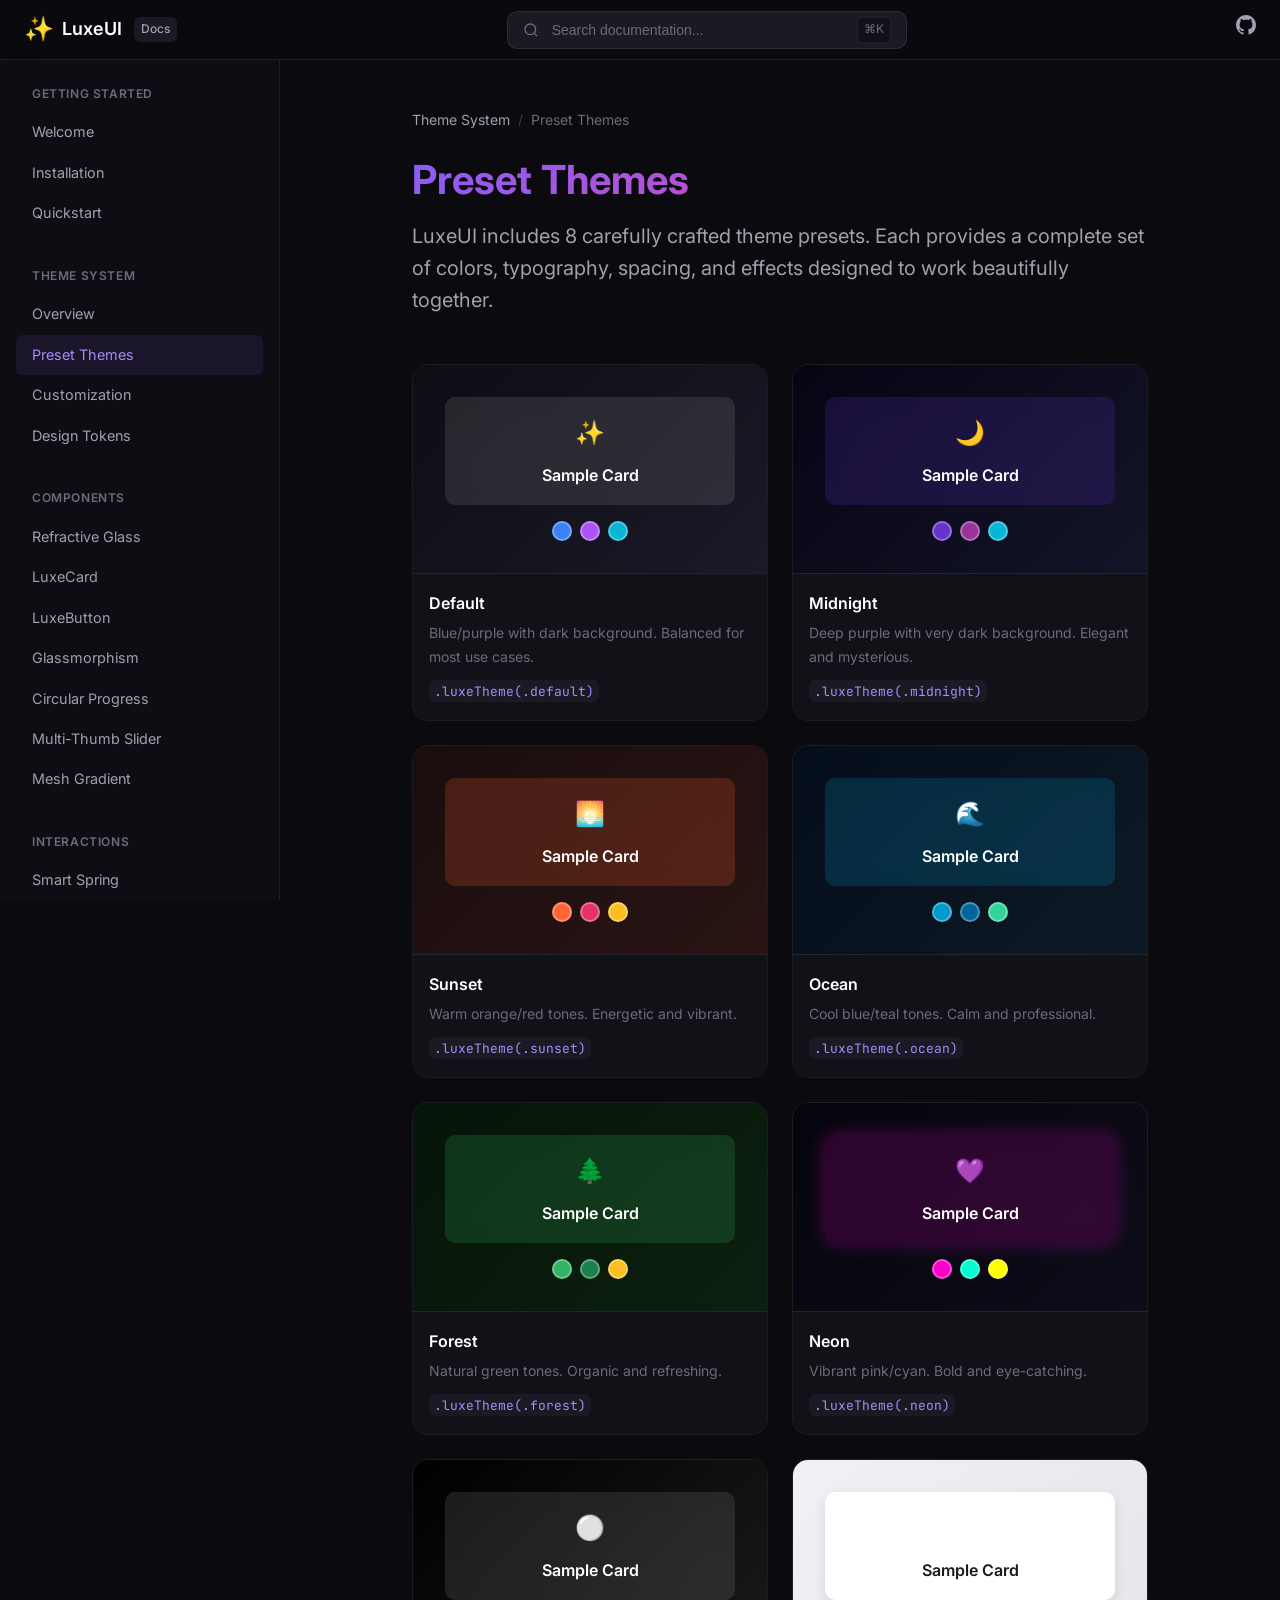
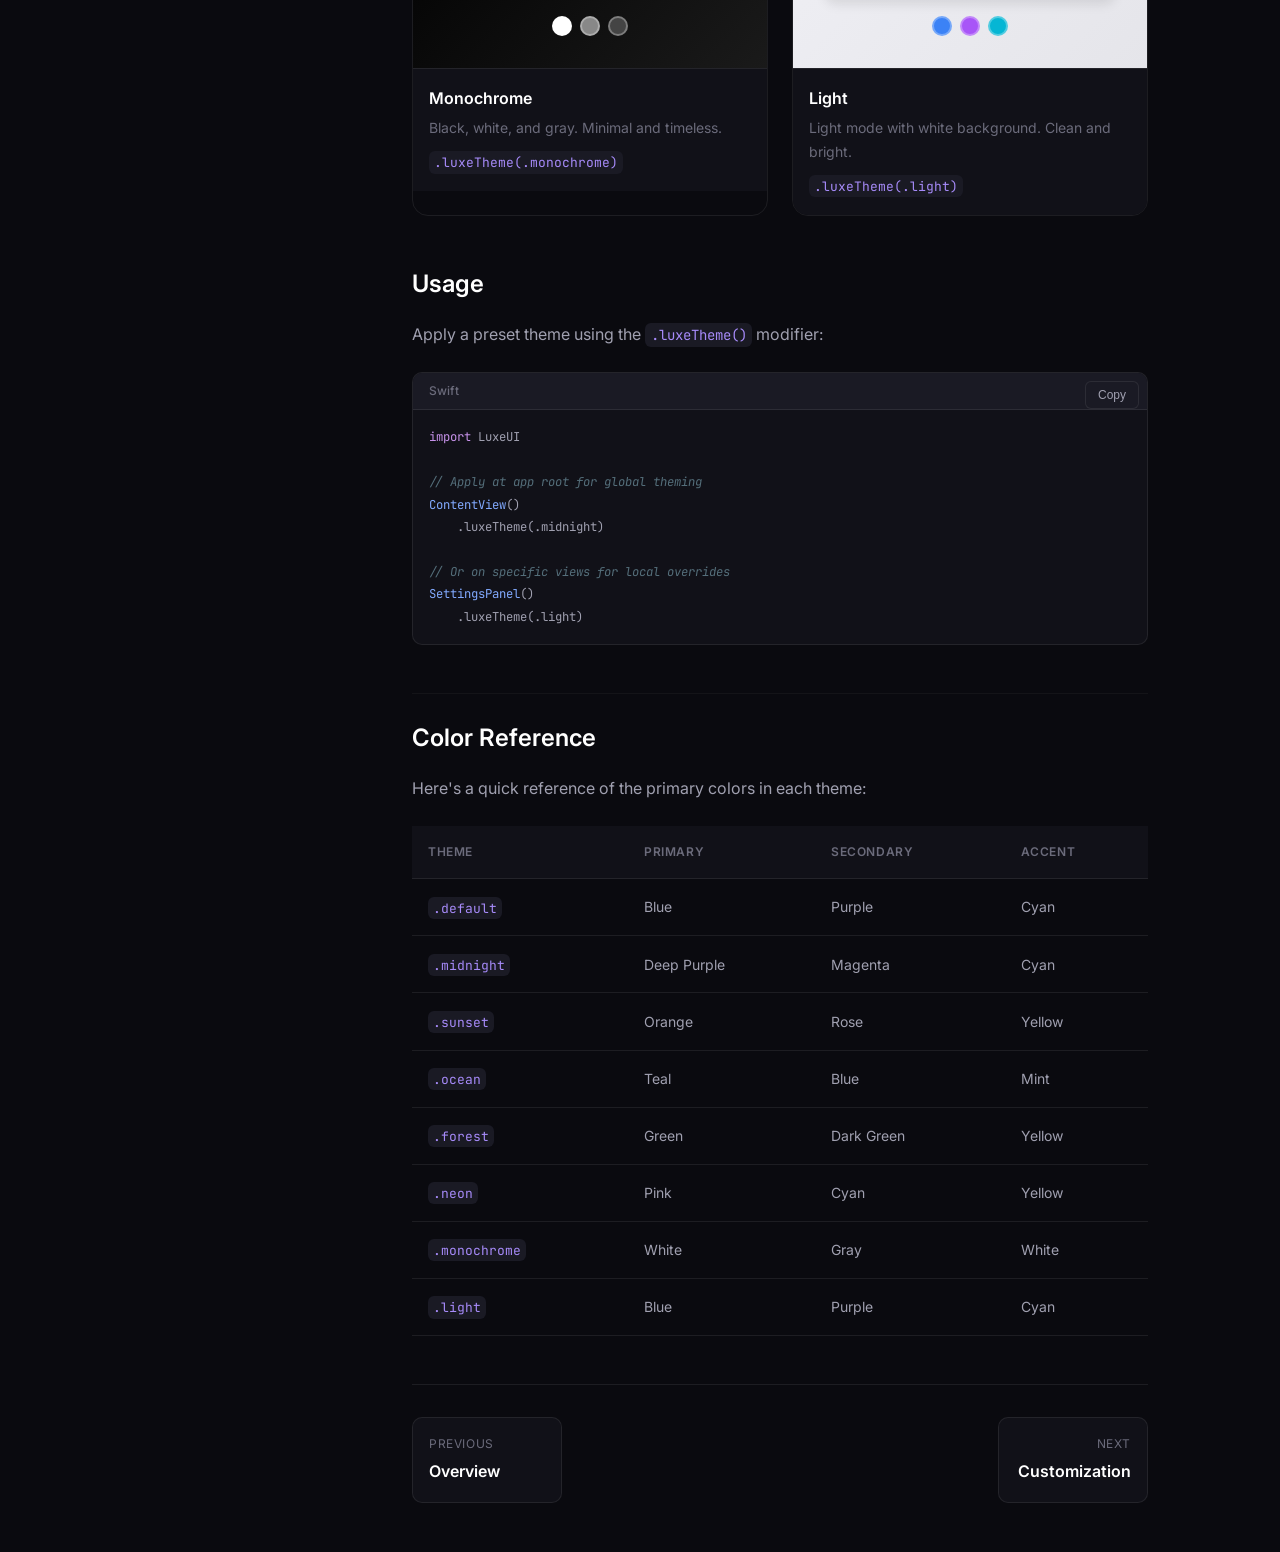
<file: docs/themes/presets.html>
<!DOCTYPE html>
<html lang="en">
<head>
    <meta charset="UTF-8">
    <meta name="viewport" content="width=device-width, initial-scale=1.0">
    <title>Preset Themes - LuxeUI Documentation</title>
    <link rel="stylesheet" href="../docs-styles.css">
    <link rel="preconnect" href="https://fonts.googleapis.com">
    <link rel="preconnect" href="https://fonts.gstatic.com" crossorigin>
    <link href="https://fonts.googleapis.com/css2?family=Inter:wght@300;400;500;600;700&family=JetBrains+Mono:wght@400;500&display=swap" rel="stylesheet">
    <link rel="icon" type="image/svg+xml" href="data:image/svg+xml,<svg xmlns='http://www.w3.org/2000/svg' viewBox='0 0 100 100'><text y='.9em' font-size='90'>✨</text></svg>">
    <style>
        .theme-showcase {
            display: grid;
            grid-template-columns: repeat(auto-fill, minmax(280px, 1fr));
            gap: var(--space-lg);
            margin: var(--space-xl) 0;
        }
        .theme-card {
            border-radius: var(--radius-lg);
            overflow: hidden;
            border: 1px solid var(--color-border);
        }
        .theme-preview-area {
            padding: var(--space-xl);
            display: flex;
            flex-direction: column;
            align-items: center;
            gap: var(--space-md);
        }
        .theme-sample-card {
            padding: var(--space-md);
            border-radius: var(--radius-md);
            text-align: center;
            width: 100%;
        }
        .theme-colors {
            display: flex;
            gap: var(--space-sm);
            justify-content: center;
        }
        .theme-color-dot {
            width: 20px;
            height: 20px;
            border-radius: 50%;
            border: 2px solid rgba(255,255,255,0.3);
        }
        .theme-info {
            padding: var(--space-md);
            background: var(--color-bg-secondary);
            border-top: 1px solid var(--color-border);
        }
        .theme-name {
            font-weight: 600;
            font-size: 1rem;
            margin-bottom: var(--space-xs);
        }
        .theme-desc {
            font-size: 0.875rem;
            color: var(--color-text-muted);
            margin-bottom: var(--space-sm);
        }
        .theme-code {
            font-family: 'JetBrains Mono', monospace;
            font-size: 0.8125rem;
            color: var(--color-primary-light);
        }
    </style>
</head>
<body>
    <nav class="top-nav">
        <div class="top-nav-container">
            <a href="../index.html" class="nav-logo">
                <span class="logo-icon">✨</span>
                <span class="logo-text">LuxeUI</span>
                <span class="logo-badge">Docs</span>
            </a>
            <div class="nav-search">
                <svg class="search-icon" width="16" height="16" viewBox="0 0 24 24" fill="none" stroke="currentColor" stroke-width="2">
                    <circle cx="11" cy="11" r="8"></circle>
                    <path d="m21 21-4.35-4.35"></path>
                </svg>
                <input type="text" placeholder="Search documentation..." class="search-input">
                <span class="search-shortcut">⌘K</span>
            </div>
            <div class="nav-links">
                <a href="https://github.com/Ronitsabhaya75/Luxe-UI" class="nav-link" target="_blank">
                    <svg height="20" width="20" viewBox="0 0 16 16" fill="currentColor">
                        <path d="M8 0C3.58 0 0 3.58 0 8c0 3.54 2.29 6.53 5.47 7.59.4.07.55-.17.55-.38 0-.19-.01-.82-.01-1.49-2.01.37-2.53-.49-2.69-.94-.09-.23-.48-.94-.82-1.13-.28-.15-.68-.52-.01-.53.63-.01 1.08.58 1.23.82.72 1.21 1.87.87 2.33.66.07-.52.28-.87.51-1.07-1.78-.2-3.64-.89-3.64-3.95 0-.87.31-1.59.82-2.15-.08-.2-.36-1.02.08-2.12 0 0 .67-.21 2.2.82.64-.18 1.32-.27 2-.27.68 0 1.36.09 2 .27 1.53-1.04 2.2-.82 2.2-.82.44 1.1.16 1.92.08 2.12.51.56.82 1.27.82 2.15 0 3.07-1.87 3.75-3.65 3.95.29.25.54.73.54 1.48 0 1.07-.01 1.93-.01 2.2 0 .21.15.46.55.38A8.013 8.013 0 0016 8c0-4.42-3.58-8-8-8z"/>
                    </svg>
                </a>
            </div>
        </div>
    </nav>

    <div class="docs-layout">
        <aside class="sidebar">
            <nav class="sidebar-nav">
                <div class="sidebar-section">
                    <h3 class="sidebar-heading">Getting Started</h3>
                    <ul class="sidebar-list">
                        <li><a href="../getting-started/welcome.html" class="sidebar-link">Welcome</a></li>
                        <li><a href="../getting-started/installation.html" class="sidebar-link">Installation</a></li>
                        <li><a href="../getting-started/quickstart.html" class="sidebar-link">Quickstart</a></li>
                    </ul>
                </div>
                <div class="sidebar-section">
                    <h3 class="sidebar-heading">Theme System</h3>
                    <ul class="sidebar-list">
                        <li><a href="overview.html" class="sidebar-link">Overview</a></li>
                        <li><a href="presets.html" class="sidebar-link active">Preset Themes</a></li>
                        <li><a href="customization.html" class="sidebar-link">Customization</a></li>
                        <li><a href="design-tokens.html" class="sidebar-link">Design Tokens</a></li>
                    </ul>
                </div>
                <div class="sidebar-section">
                    <h3 class="sidebar-heading">Components</h3>
                    <ul class="sidebar-list">
                        <li><a href="../components/refractive-glass.html" class="sidebar-link">Refractive Glass</a></li>
                        <li><a href="../components/luxe-card.html" class="sidebar-link">LuxeCard</a></li>
                        <li><a href="../components/luxe-button.html" class="sidebar-link">LuxeButton</a></li>
                        <li><a href="../components/glassmorphism.html" class="sidebar-link">Glassmorphism</a></li>
                        <li><a href="../components/circular-progress.html" class="sidebar-link">Circular Progress</a></li>
                        <li><a href="../components/multi-thumb-slider.html" class="sidebar-link">Multi-Thumb Slider</a></li>
                        <li><a href="../components/mesh-gradient.html" class="sidebar-link">Mesh Gradient</a></li>
                    </ul>
                </div>
                <div class="sidebar-section">
                    <h3 class="sidebar-heading">Interactions</h3>
                    <ul class="sidebar-list">
                        <li><a href="../interactions/smart-spring.html" class="sidebar-link">Smart Spring</a></li>
                        <li><a href="../interactions/predictive-layouts.html" class="sidebar-link">Predictive Layouts</a></li>
                        <li><a href="../interactions/haptics.html" class="sidebar-link">Haptic Feedback</a></li>
                    </ul>
                </div>
            </nav>
        </aside>

        <main class="docs-content">
            <div class="content-container">
                <div class="breadcrumb">
                    <a href="overview.html">Theme System</a>
                    <span class="breadcrumb-separator">/</span>
                    <span>Preset Themes</span>
                </div>

                <article class="docs-article">
                    <h1>Preset Themes</h1>
                    <p class="lead">LuxeUI includes 8 carefully crafted theme presets. Each provides a complete set of colors, typography, spacing, and effects designed to work beautifully together.</p>

                    <div class="theme-showcase">
                        <!-- Default Theme -->
                        <div class="theme-card">
                            <div class="theme-preview-area" style="background: linear-gradient(135deg, #0d0d14 0%, #1a1a28 100%);">
                                <div class="theme-sample-card" style="background: rgba(255,255,255,0.1); backdrop-filter: blur(10px);">
                                    <span style="font-size: 1.5rem;">✨</span>
                                    <div style="color: white; font-weight: 600; margin-top: 8px;">Sample Card</div>
                                </div>
                                <div class="theme-colors">
                                    <div class="theme-color-dot" style="background: #3b82f6;"></div>
                                    <div class="theme-color-dot" style="background: #a855f7;"></div>
                                    <div class="theme-color-dot" style="background: #06b6d4;"></div>
                                </div>
                            </div>
                            <div class="theme-info">
                                <div class="theme-name">Default</div>
                                <div class="theme-desc">Blue/purple with dark background. Balanced for most use cases.</div>
                                <code class="theme-code">.luxeTheme(.default)</code>
                            </div>
                        </div>

                        <!-- Midnight Theme -->
                        <div class="theme-card">
                            <div class="theme-preview-area" style="background: linear-gradient(135deg, #050514 0%, #141428 100%);">
                                <div class="theme-sample-card" style="background: rgba(102, 51, 204, 0.2); backdrop-filter: blur(10px);">
                                    <span style="font-size: 1.5rem;">🌙</span>
                                    <div style="color: white; font-weight: 600; margin-top: 8px;">Sample Card</div>
                                </div>
                                <div class="theme-colors">
                                    <div class="theme-color-dot" style="background: #6633cc;"></div>
                                    <div class="theme-color-dot" style="background: #993399;"></div>
                                    <div class="theme-color-dot" style="background: #06b6d4;"></div>
                                </div>
                            </div>
                            <div class="theme-info">
                                <div class="theme-name">Midnight</div>
                                <div class="theme-desc">Deep purple with very dark background. Elegant and mysterious.</div>
                                <code class="theme-code">.luxeTheme(.midnight)</code>
                            </div>
                        </div>

                        <!-- Sunset Theme -->
                        <div class="theme-card">
                            <div class="theme-preview-area" style="background: linear-gradient(135deg, #1a0d0d 0%, #2a1414 100%);">
                                <div class="theme-sample-card" style="background: rgba(255, 102, 51, 0.2); backdrop-filter: blur(10px);">
                                    <span style="font-size: 1.5rem;">🌅</span>
                                    <div style="color: white; font-weight: 600; margin-top: 8px;">Sample Card</div>
                                </div>
                                <div class="theme-colors">
                                    <div class="theme-color-dot" style="background: #ff6633;"></div>
                                    <div class="theme-color-dot" style="background: #e63366;"></div>
                                    <div class="theme-color-dot" style="background: #fbbf24;"></div>
                                </div>
                            </div>
                            <div class="theme-info">
                                <div class="theme-name">Sunset</div>
                                <div class="theme-desc">Warm orange/red tones. Energetic and vibrant.</div>
                                <code class="theme-code">.luxeTheme(.sunset)</code>
                            </div>
                        </div>

                        <!-- Ocean Theme -->
                        <div class="theme-card">
                            <div class="theme-preview-area" style="background: linear-gradient(135deg, #050d1a 0%, #0d1a26 100%);">
                                <div class="theme-sample-card" style="background: rgba(0, 153, 204, 0.2); backdrop-filter: blur(10px);">
                                    <span style="font-size: 1.5rem;">🌊</span>
                                    <div style="color: white; font-weight: 600; margin-top: 8px;">Sample Card</div>
                                </div>
                                <div class="theme-colors">
                                    <div class="theme-color-dot" style="background: #0099cc;"></div>
                                    <div class="theme-color-dot" style="background: #006699;"></div>
                                    <div class="theme-color-dot" style="background: #34d399;"></div>
                                </div>
                            </div>
                            <div class="theme-info">
                                <div class="theme-name">Ocean</div>
                                <div class="theme-desc">Cool blue/teal tones. Calm and professional.</div>
                                <code class="theme-code">.luxeTheme(.ocean)</code>
                            </div>
                        </div>

                        <!-- Forest Theme -->
                        <div class="theme-card">
                            <div class="theme-preview-area" style="background: linear-gradient(135deg, #051408 0%, #0d200f 100%);">
                                <div class="theme-sample-card" style="background: rgba(51, 179, 102, 0.2); backdrop-filter: blur(10px);">
                                    <span style="font-size: 1.5rem;">🌲</span>
                                    <div style="color: white; font-weight: 600; margin-top: 8px;">Sample Card</div>
                                </div>
                                <div class="theme-colors">
                                    <div class="theme-color-dot" style="background: #33b366;"></div>
                                    <div class="theme-color-dot" style="background: #1a804d;"></div>
                                    <div class="theme-color-dot" style="background: #fbbf24;"></div>
                                </div>
                            </div>
                            <div class="theme-info">
                                <div class="theme-name">Forest</div>
                                <div class="theme-desc">Natural green tones. Organic and refreshing.</div>
                                <code class="theme-code">.luxeTheme(.forest)</code>
                            </div>
                        </div>

                        <!-- Neon Theme -->
                        <div class="theme-card">
                            <div class="theme-preview-area" style="background: linear-gradient(135deg, #05050d 0%, #0d0d1a 100%);">
                                <div class="theme-sample-card" style="background: rgba(255, 0, 204, 0.15); backdrop-filter: blur(10px); box-shadow: 0 0 20px rgba(255, 0, 204, 0.3);">
                                    <span style="font-size: 1.5rem;">💜</span>
                                    <div style="color: white; font-weight: 600; margin-top: 8px;">Sample Card</div>
                                </div>
                                <div class="theme-colors">
                                    <div class="theme-color-dot" style="background: #ff00cc;"></div>
                                    <div class="theme-color-dot" style="background: #00ffcc;"></div>
                                    <div class="theme-color-dot" style="background: #ffff00;"></div>
                                </div>
                            </div>
                            <div class="theme-info">
                                <div class="theme-name">Neon</div>
                                <div class="theme-desc">Vibrant pink/cyan. Bold and eye-catching.</div>
                                <code class="theme-code">.luxeTheme(.neon)</code>
                            </div>
                        </div>

                        <!-- Monochrome Theme -->
                        <div class="theme-card">
                            <div class="theme-preview-area" style="background: linear-gradient(135deg, #000000 0%, #1a1a1a 100%);">
                                <div class="theme-sample-card" style="background: rgba(255,255,255,0.1); backdrop-filter: blur(10px);">
                                    <span style="font-size: 1.5rem;">⚪</span>
                                    <div style="color: white; font-weight: 600; margin-top: 8px;">Sample Card</div>
                                </div>
                                <div class="theme-colors">
                                    <div class="theme-color-dot" style="background: #ffffff;"></div>
                                    <div class="theme-color-dot" style="background: #888888;"></div>
                                    <div class="theme-color-dot" style="background: #444444;"></div>
                                </div>
                            </div>
                            <div class="theme-info">
                                <div class="theme-name">Monochrome</div>
                                <div class="theme-desc">Black, white, and gray. Minimal and timeless.</div>
                                <code class="theme-code">.luxeTheme(.monochrome)</code>
                            </div>
                        </div>

                        <!-- Light Theme -->
                        <div class="theme-card">
                            <div class="theme-preview-area" style="background: linear-gradient(135deg, #f0f0f5 0%, #e5e5ea 100%);">
                                <div class="theme-sample-card" style="background: white; box-shadow: 0 4px 12px rgba(0,0,0,0.1);">
                                    <span style="font-size: 1.5rem;">☀️</span>
                                    <div style="color: #1a1a1a; font-weight: 600; margin-top: 8px;">Sample Card</div>
                                </div>
                                <div class="theme-colors">
                                    <div class="theme-color-dot" style="background: #3b82f6;"></div>
                                    <div class="theme-color-dot" style="background: #a855f7;"></div>
                                    <div class="theme-color-dot" style="background: #06b6d4;"></div>
                                </div>
                            </div>
                            <div class="theme-info">
                                <div class="theme-name">Light</div>
                                <div class="theme-desc">Light mode with white background. Clean and bright.</div>
                                <code class="theme-code">.luxeTheme(.light)</code>
                            </div>
                        </div>
                    </div>

                    <h2 id="usage">Usage</h2>
                    <p>Apply a preset theme using the <code>.luxeTheme()</code> modifier:</p>

                    <div class="code-block">
                        <div class="code-header">
                            <span class="code-lang">Swift</span>
                        </div>
                        <pre><code><span class="code-keyword">import</span> LuxeUI

<span class="code-comment">// Apply at app root for global theming</span>
<span class="code-type">ContentView</span>()
    .luxeTheme(.midnight)

<span class="code-comment">// Or on specific views for local overrides</span>
<span class="code-type">SettingsPanel</span>()
    .luxeTheme(.light)</code></pre>
                        <button class="copy-btn" onclick="copyCode(this)">Copy</button>
                    </div>

                    <h2 id="color-reference">Color Reference</h2>
                    <p>Here's a quick reference of the primary colors in each theme:</p>

                    <table class="api-table">
                        <thead>
                            <tr>
                                <th>Theme</th>
                                <th>Primary</th>
                                <th>Secondary</th>
                                <th>Accent</th>
                            </tr>
                        </thead>
                        <tbody>
                            <tr>
                                <td><code>.default</code></td>
                                <td>Blue</td>
                                <td>Purple</td>
                                <td>Cyan</td>
                            </tr>
                            <tr>
                                <td><code>.midnight</code></td>
                                <td>Deep Purple</td>
                                <td>Magenta</td>
                                <td>Cyan</td>
                            </tr>
                            <tr>
                                <td><code>.sunset</code></td>
                                <td>Orange</td>
                                <td>Rose</td>
                                <td>Yellow</td>
                            </tr>
                            <tr>
                                <td><code>.ocean</code></td>
                                <td>Teal</td>
                                <td>Blue</td>
                                <td>Mint</td>
                            </tr>
                            <tr>
                                <td><code>.forest</code></td>
                                <td>Green</td>
                                <td>Dark Green</td>
                                <td>Yellow</td>
                            </tr>
                            <tr>
                                <td><code>.neon</code></td>
                                <td>Pink</td>
                                <td>Cyan</td>
                                <td>Yellow</td>
                            </tr>
                            <tr>
                                <td><code>.monochrome</code></td>
                                <td>White</td>
                                <td>Gray</td>
                                <td>White</td>
                            </tr>
                            <tr>
                                <td><code>.light</code></td>
                                <td>Blue</td>
                                <td>Purple</td>
                                <td>Cyan</td>
                            </tr>
                        </tbody>
                    </table>
                </article>

                <nav class="page-nav">
                    <a href="overview.html" class="page-nav-link prev">
                        <span class="page-nav-label">Previous</span>
                        <span class="page-nav-title">Overview</span>
                    </a>
                    <a href="customization.html" class="page-nav-link next">
                        <span class="page-nav-label">Next</span>
                        <span class="page-nav-title">Customization</span>
                    </a>
                </nav>
            </div>
        </main>
    </div>

    <script src="../docs-script.js"></script>
    <script defer src="https://va.vercel-scripts.com/v1/script.js"></script>
</body>
</html>
</file>
<file: docs/docs-styles.css>
/* LuxeUI Documentation Styles - Sidebar Layout */

:root {
    /* Colors */
    --color-bg: #0a0a0f;
    --color-bg-secondary: #111118;
    --color-bg-tertiary: #1a1a24;
    --color-sidebar: #0d0d14;
    --color-text: #ffffff;
    --color-text-secondary: #a0a0b0;
    --color-text-muted: #6b6b7b;
    --color-primary: #8b5cf6;
    --color-primary-light: #a78bfa;
    --color-primary-dark: #7c3aed;
    --color-secondary: #ec4899;
    --color-accent: #06b6d4;
    --color-success: #10b981;
    --color-warning: #f59e0b;
    --color-error: #ef4444;
    --color-border: rgba(255, 255, 255, 0.08);
    --color-border-light: rgba(255, 255, 255, 0.04);
    
    /* Gradients */
    --gradient-primary: linear-gradient(135deg, #8b5cf6 0%, #ec4899 100%);
    --gradient-glass: linear-gradient(135deg, rgba(255,255,255,0.08) 0%, rgba(255,255,255,0.02) 100%);
    
    /* Layout */
    --sidebar-width: 280px;
    --top-nav-height: 60px;
    --content-max-width: 800px;
    
    /* Shadows */
    --shadow-sm: 0 2px 8px rgba(0, 0, 0, 0.3);
    --shadow-md: 0 4px 20px rgba(0, 0, 0, 0.4);
    --shadow-lg: 0 8px 40px rgba(0, 0, 0, 0.5);
    
    /* Spacing */
    --space-xs: 0.25rem;
    --space-sm: 0.5rem;
    --space-md: 1rem;
    --space-lg: 1.5rem;
    --space-xl: 2rem;
    --space-2xl: 3rem;
    
    /* Border Radius */
    --radius-sm: 6px;
    --radius-md: 10px;
    --radius-lg: 16px;
    
    /* Transitions */
    --transition-fast: 0.15s ease;
    --transition-base: 0.25s ease;
}

/* Reset */
*, *::before, *::after {
    box-sizing: border-box;
    margin: 0;
    padding: 0;
}

html {
    scroll-behavior: smooth;
    scroll-padding-top: calc(var(--top-nav-height) + 2rem);
}

body {
    font-family: 'Inter', -apple-system, BlinkMacSystemFont, 'Segoe UI', Roboto, sans-serif;
    background-color: var(--color-bg);
    color: var(--color-text);
    line-height: 1.7;
    -webkit-font-smoothing: antialiased;
    -moz-osx-font-smoothing: grayscale;
}

a {
    color: inherit;
    text-decoration: none;
}

code {
    font-family: 'JetBrains Mono', 'SF Mono', 'Fira Code', monospace;
    font-size: 0.875em;
    background: var(--color-bg-tertiary);
    padding: 0.2em 0.4em;
    border-radius: var(--radius-sm);
    color: var(--color-primary-light);
}

/* Top Navigation */
.top-nav {
    position: fixed;
    top: 0;
    left: 0;
    right: 0;
    height: var(--top-nav-height);
    background: rgba(10, 10, 15, 0.85);
    backdrop-filter: blur(20px);
    -webkit-backdrop-filter: blur(20px);
    border-bottom: 1px solid var(--color-border);
    z-index: 100;
}

.top-nav-container {
    max-width: 100%;
    height: 100%;
    display: flex;
    align-items: center;
    justify-content: space-between;
    padding: 0 var(--space-lg);
}

.nav-logo {
    display: flex;
    align-items: center;
    gap: var(--space-sm);
    font-weight: 600;
    font-size: 1.125rem;
}

.logo-icon {
    font-size: 1.5rem;
}

.logo-badge {
    font-size: 0.75rem;
    font-weight: 500;
    color: var(--color-text-secondary);
    background: var(--color-bg-tertiary);
    padding: 0.2em 0.6em;
    border-radius: var(--radius-sm);
    margin-left: var(--space-xs);
}

.nav-search {
    flex: 1;
    max-width: 400px;
    margin: 0 var(--space-xl);
    position: relative;
}

.search-icon {
    position: absolute;
    left: var(--space-md);
    top: 50%;
    transform: translateY(-50%);
    color: var(--color-text-muted);
    pointer-events: none;
}

.search-input {
    width: 100%;
    padding: 0.625rem 1rem 0.625rem 2.75rem;
    background: var(--color-bg-tertiary);
    border: 1px solid var(--color-border);
    border-radius: var(--radius-md);
    color: var(--color-text);
    font-size: 0.875rem;
    outline: none;
    transition: var(--transition-base);
}

.search-input:focus {
    border-color: var(--color-primary);
    box-shadow: 0 0 0 3px rgba(139, 92, 246, 0.1);
}

.search-input::placeholder {
    color: var(--color-text-muted);
}

.search-shortcut {
    position: absolute;
    right: var(--space-md);
    top: 50%;
    transform: translateY(-50%);
    font-size: 0.75rem;
    color: var(--color-text-muted);
    background: var(--color-bg-secondary);
    padding: 0.2em 0.5em;
    border-radius: 4px;
    border: 1px solid var(--color-border);
}

.nav-links {
    display: flex;
    align-items: center;
    gap: var(--space-md);
}

.nav-link {
    color: var(--color-text-secondary);
    transition: var(--transition-fast);
}

.nav-link:hover {
    color: var(--color-text);
}

/* Docs Layout */
.docs-layout {
    display: flex;
    padding-top: var(--top-nav-height);
    min-height: 100vh;
}

/* Sidebar */
.sidebar {
    position: fixed;
    top: var(--top-nav-height);
    left: 0;
    width: var(--sidebar-width);
    height: calc(100vh - var(--top-nav-height));
    background: var(--color-sidebar);
    border-right: 1px solid var(--color-border);
    overflow-y: auto;
    padding: var(--space-lg) 0;
}

.sidebar::-webkit-scrollbar {
    width: 4px;
}

.sidebar::-webkit-scrollbar-track {
    background: transparent;
}

.sidebar::-webkit-scrollbar-thumb {
    background: var(--color-border);
    border-radius: 2px;
}

.sidebar-nav {
    padding: 0 var(--space-md);
}

.sidebar-section {
    margin-bottom: var(--space-xl);
}

.sidebar-heading {
    font-size: 0.75rem;
    font-weight: 600;
    text-transform: uppercase;
    letter-spacing: 0.05em;
    color: var(--color-text-muted);
    padding: 0 var(--space-md);
    margin-bottom: var(--space-sm);
}

.sidebar-list {
    list-style: none;
}

.sidebar-link {
    display: block;
    padding: 0.5rem var(--space-md);
    font-size: 0.9rem;
    color: var(--color-text-secondary);
    border-radius: var(--radius-sm);
    transition: var(--transition-fast);
}

.sidebar-link:hover {
    color: var(--color-text);
    background: var(--color-bg-tertiary);
}

.sidebar-link.active {
    color: var(--color-primary-light);
    background: rgba(139, 92, 246, 0.1);
}

/* Main Content */
.docs-content {
    flex: 1;
    margin-left: var(--sidebar-width);
    min-width: 0;
}

.content-container {
    max-width: var(--content-max-width);
    margin: 0 auto;
    padding: var(--space-2xl) var(--space-xl);
}

/* Breadcrumb */
.breadcrumb {
    display: flex;
    align-items: center;
    gap: var(--space-sm);
    font-size: 0.875rem;
    color: var(--color-text-muted);
    margin-bottom: var(--space-lg);
}

.breadcrumb a {
    color: var(--color-text-secondary);
    transition: var(--transition-fast);
}

.breadcrumb a:hover {
    color: var(--color-primary-light);
}

.breadcrumb-separator {
    opacity: 0.5;
}

/* Article Content */
.docs-article h1 {
    font-size: 2.5rem;
    font-weight: 700;
    line-height: 1.2;
    margin-bottom: var(--space-md);
    background: var(--gradient-primary);
    -webkit-background-clip: text;
    -webkit-text-fill-color: transparent;
    background-clip: text;
}

.docs-article .lead {
    font-size: 1.25rem;
    color: var(--color-text-secondary);
    line-height: 1.6;
    margin-bottom: var(--space-2xl);
}

.docs-article h2 {
    font-size: 1.5rem;
    font-weight: 600;
    margin-top: var(--space-2xl);
    margin-bottom: var(--space-md);
    padding-top: var(--space-lg);
    border-top: 1px solid var(--color-border-light);
}

.docs-article h2:first-of-type {
    border-top: none;
    padding-top: 0;
}

.docs-article h3 {
    font-size: 1.125rem;
    font-weight: 600;
    margin-top: var(--space-xl);
    margin-bottom: var(--space-md);
}

.docs-article p {
    margin-bottom: var(--space-md);
    color: var(--color-text-secondary);
}

.docs-article ul, .docs-article ol {
    margin-bottom: var(--space-md);
    padding-left: var(--space-lg);
    color: var(--color-text-secondary);
}

.docs-article li {
    margin-bottom: var(--space-sm);
}

.docs-article strong {
    color: var(--color-text);
    font-weight: 600;
}

/* Code Blocks */
.code-block {
    position: relative;
    margin: var(--space-lg) 0;
    background: var(--color-bg-secondary);
    border: 1px solid var(--color-border);
    border-radius: var(--radius-md);
    overflow: hidden;
}

.code-header {
    display: flex;
    align-items: center;
    justify-content: space-between;
    padding: var(--space-sm) var(--space-md);
    background: var(--color-bg-tertiary);
    border-bottom: 1px solid var(--color-border);
}

.code-lang {
    font-size: 0.75rem;
    font-weight: 500;
    color: var(--color-text-muted);
}

.code-block pre {
    padding: var(--space-md);
    overflow-x: auto;
    font-size: 0.875rem;
    line-height: 1.6;
}

.code-block code {
    background: none;
    padding: 0;
    color: var(--color-text-secondary);
}

.copy-btn {
    position: absolute;
    top: var(--space-sm);
    right: var(--space-sm);
    padding: 0.375rem 0.75rem;
    font-size: 0.75rem;
    font-weight: 500;
    color: var(--color-text-secondary);
    background: var(--color-bg-tertiary);
    border: 1px solid var(--color-border);
    border-radius: var(--radius-sm);
    cursor: pointer;
    transition: var(--transition-fast);
    z-index: 10;
}

.copy-btn:hover {
    color: var(--color-text);
    background: var(--color-bg-secondary);
}

/* Syntax Highlighting */
.code-keyword { color: #c792ea; }
.code-type { color: #82aaff; }
.code-string { color: #c3e88d; }
.code-number { color: #f78c6c; }
.code-method { color: #82aaff; }
.code-comment { color: #546e7a; font-style: italic; }
.code-property { color: #ffcb6b; }

/* Callouts */
.callout {
    display: flex;
    gap: var(--space-md);
    padding: var(--space-md);
    border-radius: var(--radius-md);
    margin: var(--space-lg) 0;
}

.callout-icon {
    font-size: 1.25rem;
    flex-shrink: 0;
}

.callout-content strong {
    display: block;
    margin-bottom: var(--space-xs);
}

.callout-content p {
    margin-bottom: 0;
    font-size: 0.9rem;
}

.callout-content a {
    color: var(--color-primary-light);
    text-decoration: underline;
}

.callout-info {
    background: rgba(6, 182, 212, 0.1);
    border: 1px solid rgba(6, 182, 212, 0.2);
}

.callout-success {
    background: rgba(16, 185, 129, 0.1);
    border: 1px solid rgba(16, 185, 129, 0.2);
}

.callout-warning {
    background: rgba(245, 158, 11, 0.1);
    border: 1px solid rgba(245, 158, 11, 0.2);
}

.callout-error {
    background: rgba(239, 68, 68, 0.1);
    border: 1px solid rgba(239, 68, 68, 0.2);
}

/* Requirements Banner */
.requirements-banner {
    background: var(--gradient-glass);
    border: 1px solid var(--color-border);
    border-radius: var(--radius-lg);
    padding: var(--space-lg);
    margin-bottom: var(--space-2xl);
}

.requirements-grid {
    display: grid;
    grid-template-columns: repeat(auto-fit, minmax(120px, 1fr));
    gap: var(--space-md);
}

.requirement-item {
    display: flex;
    flex-direction: column;
    align-items: center;
    gap: var(--space-sm);
    text-align: center;
}

.requirement-icon {
    font-size: 1.5rem;
}

.requirement-label {
    font-size: 0.875rem;
    font-weight: 500;
    color: var(--color-text-secondary);
}

/* Steps List */
.steps-list {
    counter-reset: step;
    list-style: none;
    padding-left: 0;
}

.steps-list li {
    position: relative;
    padding-left: 3rem;
    padding-bottom: var(--space-lg);
    border-left: 2px solid var(--color-border);
    margin-left: 1rem;
}

.steps-list li:last-child {
    border-left-color: transparent;
    padding-bottom: 0;
}

.steps-list li::before {
    counter-increment: step;
    content: counter(step);
    position: absolute;
    left: -1rem;
    top: 0;
    width: 2rem;
    height: 2rem;
    display: flex;
    align-items: center;
    justify-content: center;
    background: var(--color-primary);
    color: white;
    font-size: 0.875rem;
    font-weight: 600;
    border-radius: 50%;
}

.steps-list li strong {
    display: block;
    margin-bottom: var(--space-sm);
    color: var(--color-text);
}

.steps-list li p {
    margin-bottom: var(--space-sm);
}

/* Accordion */
.accordion {
    border: 1px solid var(--color-border);
    border-radius: var(--radius-md);
    overflow: hidden;
    margin: var(--space-lg) 0;
}

.accordion-item {
    border-bottom: 1px solid var(--color-border);
}

.accordion-item:last-child {
    border-bottom: none;
}

.accordion-header {
    width: 100%;
    display: flex;
    align-items: center;
    justify-content: space-between;
    padding: var(--space-md);
    background: var(--color-bg-secondary);
    border: none;
    color: var(--color-text);
    font-size: 0.9rem;
    font-weight: 500;
    cursor: pointer;
    transition: var(--transition-fast);
}

.accordion-header:hover {
    background: var(--color-bg-tertiary);
}

.accordion-icon {
    color: var(--color-text-muted);
    transition: var(--transition-fast);
}

.accordion-item.open .accordion-icon {
    transform: rotate(180deg);
}

.accordion-content {
    display: none;
    padding: var(--space-md);
    background: var(--color-bg);
}

.accordion-item.open .accordion-content {
    display: block;
}

/* Hero Cards */
.hero-cards {
    display: grid;
    grid-template-columns: repeat(auto-fit, minmax(220px, 1fr));
    gap: var(--space-md);
    margin: var(--space-2xl) 0;
}

.hero-card {
    background: var(--gradient-glass);
    border: 1px solid var(--color-border);
    border-radius: var(--radius-lg);
    padding: var(--space-lg);
    text-align: center;
    transition: var(--transition-base);
}

.hero-card:hover {
    border-color: var(--color-primary);
    transform: translateY(-2px);
}

.hero-card-icon {
    font-size: 2rem;
    margin-bottom: var(--space-md);
}

.hero-card h3 {
    font-size: 1rem;
    font-weight: 600;
    margin-bottom: var(--space-sm);
    color: var(--color-text);
}

.hero-card p {
    font-size: 0.875rem;
    color: var(--color-text-muted);
    margin-bottom: 0;
}

/* Feature List */
.feature-list {
    margin: var(--space-lg) 0;
}

.feature-item {
    display: flex;
    gap: var(--space-md);
    padding: var(--space-md) 0;
    border-bottom: 1px solid var(--color-border-light);
}

.feature-item:last-child {
    border-bottom: none;
}

.feature-check {
    color: var(--color-success);
    font-weight: 600;
    flex-shrink: 0;
}

.feature-item strong {
    display: block;
    margin-bottom: var(--space-xs);
}

.feature-item p {
    margin-bottom: 0;
    font-size: 0.875rem;
}

/* Component Grid */
.component-grid {
    display: grid;
    grid-template-columns: repeat(auto-fill, minmax(160px, 1fr));
    gap: var(--space-md);
    margin: var(--space-lg) 0;
}

.component-preview {
    display: flex;
    flex-direction: column;
    align-items: center;
    gap: var(--space-sm);
    padding: var(--space-lg) var(--space-md);
    background: var(--color-bg-secondary);
    border: 1px solid var(--color-border);
    border-radius: var(--radius-md);
    text-align: center;
    transition: var(--transition-base);
}

.component-preview:hover {
    border-color: var(--color-primary);
    background: var(--color-bg-tertiary);
}

.component-preview-icon {
    font-size: 1.5rem;
}

.component-preview-name {
    font-size: 0.875rem;
    font-weight: 500;
}

.component-preview-badge {
    font-size: 0.625rem;
    font-weight: 600;
    text-transform: uppercase;
    color: var(--color-primary);
    background: rgba(139, 92, 246, 0.1);
    padding: 0.2em 0.5em;
    border-radius: var(--radius-sm);
}

/* Next Steps Grid */
.next-steps-grid {
    display: grid;
    grid-template-columns: repeat(auto-fit, minmax(220px, 1fr));
    gap: var(--space-md);
    margin-top: var(--space-lg);
}

.next-step-card {
    display: flex;
    flex-direction: column;
    gap: var(--space-sm);
    padding: var(--space-lg);
    background: var(--color-bg-secondary);
    border: 1px solid var(--color-border);
    border-radius: var(--radius-md);
    transition: var(--transition-base);
}

.next-step-card:hover {
    border-color: var(--color-primary);
    transform: translateY(-2px);
}

.next-step-icon {
    font-size: 1.5rem;
}

.next-step-title {
    font-weight: 600;
    color: var(--color-text);
}

.next-step-desc {
    font-size: 0.875rem;
    color: var(--color-text-muted);
}

/* Page Navigation */
.page-nav {
    display: flex;
    justify-content: space-between;
    gap: var(--space-lg);
    margin-top: var(--space-2xl);
    padding-top: var(--space-xl);
    border-top: 1px solid var(--color-border);
}

.page-nav-link {
    display: flex;
    flex-direction: column;
    gap: var(--space-xs);
    padding: var(--space-md);
    background: var(--color-bg-secondary);
    border: 1px solid var(--color-border);
    border-radius: var(--radius-md);
    min-width: 150px;
    transition: var(--transition-base);
}

.page-nav-link:hover:not(.disabled) {
    border-color: var(--color-primary);
}

.page-nav-link.disabled {
    visibility: hidden;
}

.page-nav-link.next {
    text-align: right;
    margin-left: auto;
}

.page-nav-label {
    font-size: 0.75rem;
    color: var(--color-text-muted);
    text-transform: uppercase;
    letter-spacing: 0.05em;
}

.page-nav-title {
    font-weight: 600;
    color: var(--color-text);
}

/* API Reference Table */
.api-table {
    width: 100%;
    border-collapse: collapse;
    margin: var(--space-lg) 0;
    font-size: 0.875rem;
}

.api-table th,
.api-table td {
    padding: var(--space-md);
    text-align: left;
    border-bottom: 1px solid var(--color-border);
}

.api-table th {
    font-weight: 600;
    color: var(--color-text-muted);
    font-size: 0.75rem;
    text-transform: uppercase;
    letter-spacing: 0.05em;
    background: var(--color-bg-secondary);
}

.api-table td {
    color: var(--color-text-secondary);
}

.api-table td code {
    font-size: 0.8125rem;
}

.api-table tr:hover td {
    background: var(--color-bg-secondary);
}

/* Presets Grid */
.presets-grid {
    display: grid;
    grid-template-columns: repeat(auto-fill, minmax(180px, 1fr));
    gap: var(--space-md);
    margin: var(--space-lg) 0;
}

.preset-card {
    padding: var(--space-md);
    background: var(--color-bg-secondary);
    border: 1px solid var(--color-border);
    border-radius: var(--radius-md);
}

.preset-card h4 {
    font-family: 'JetBrains Mono', monospace;
    font-size: 0.875rem;
    color: var(--color-primary-light);
    margin-bottom: var(--space-xs);
}

.preset-card p {
    font-size: 0.8125rem;
    color: var(--color-text-muted);
    margin-bottom: 0;
}

/* Theme Preview Cards */
.theme-preview {
    padding: var(--space-lg);
    border-radius: var(--radius-md);
    margin-bottom: var(--space-md);
}

.theme-preview h4 {
    font-size: 1rem;
    margin-bottom: var(--space-sm);
}

.theme-preview .color-dots {
    display: flex;
    gap: var(--space-sm);
}

.color-dot {
    width: 24px;
    height: 24px;
    border-radius: 50%;
    border: 2px solid rgba(255,255,255,0.2);
}

/* Responsive */
@media (max-width: 1024px) {
    .sidebar {
        transform: translateX(-100%);
        transition: transform var(--transition-base);
        z-index: 50;
    }
    
    .sidebar.open {
        transform: translateX(0);
    }
    
    .docs-content {
        margin-left: 0;
    }
    
    .nav-search {
        display: none;
    }
}

@media (max-width: 640px) {
    .content-container {
        padding: var(--space-lg);
    }
    
    .docs-article h1 {
        font-size: 2rem;
    }
    
    .hero-cards {
        grid-template-columns: 1fr;
    }
    
    .page-nav {
        flex-direction: column;
    }
    
    .page-nav-link.next {
        text-align: left;
    }
}
</file>
